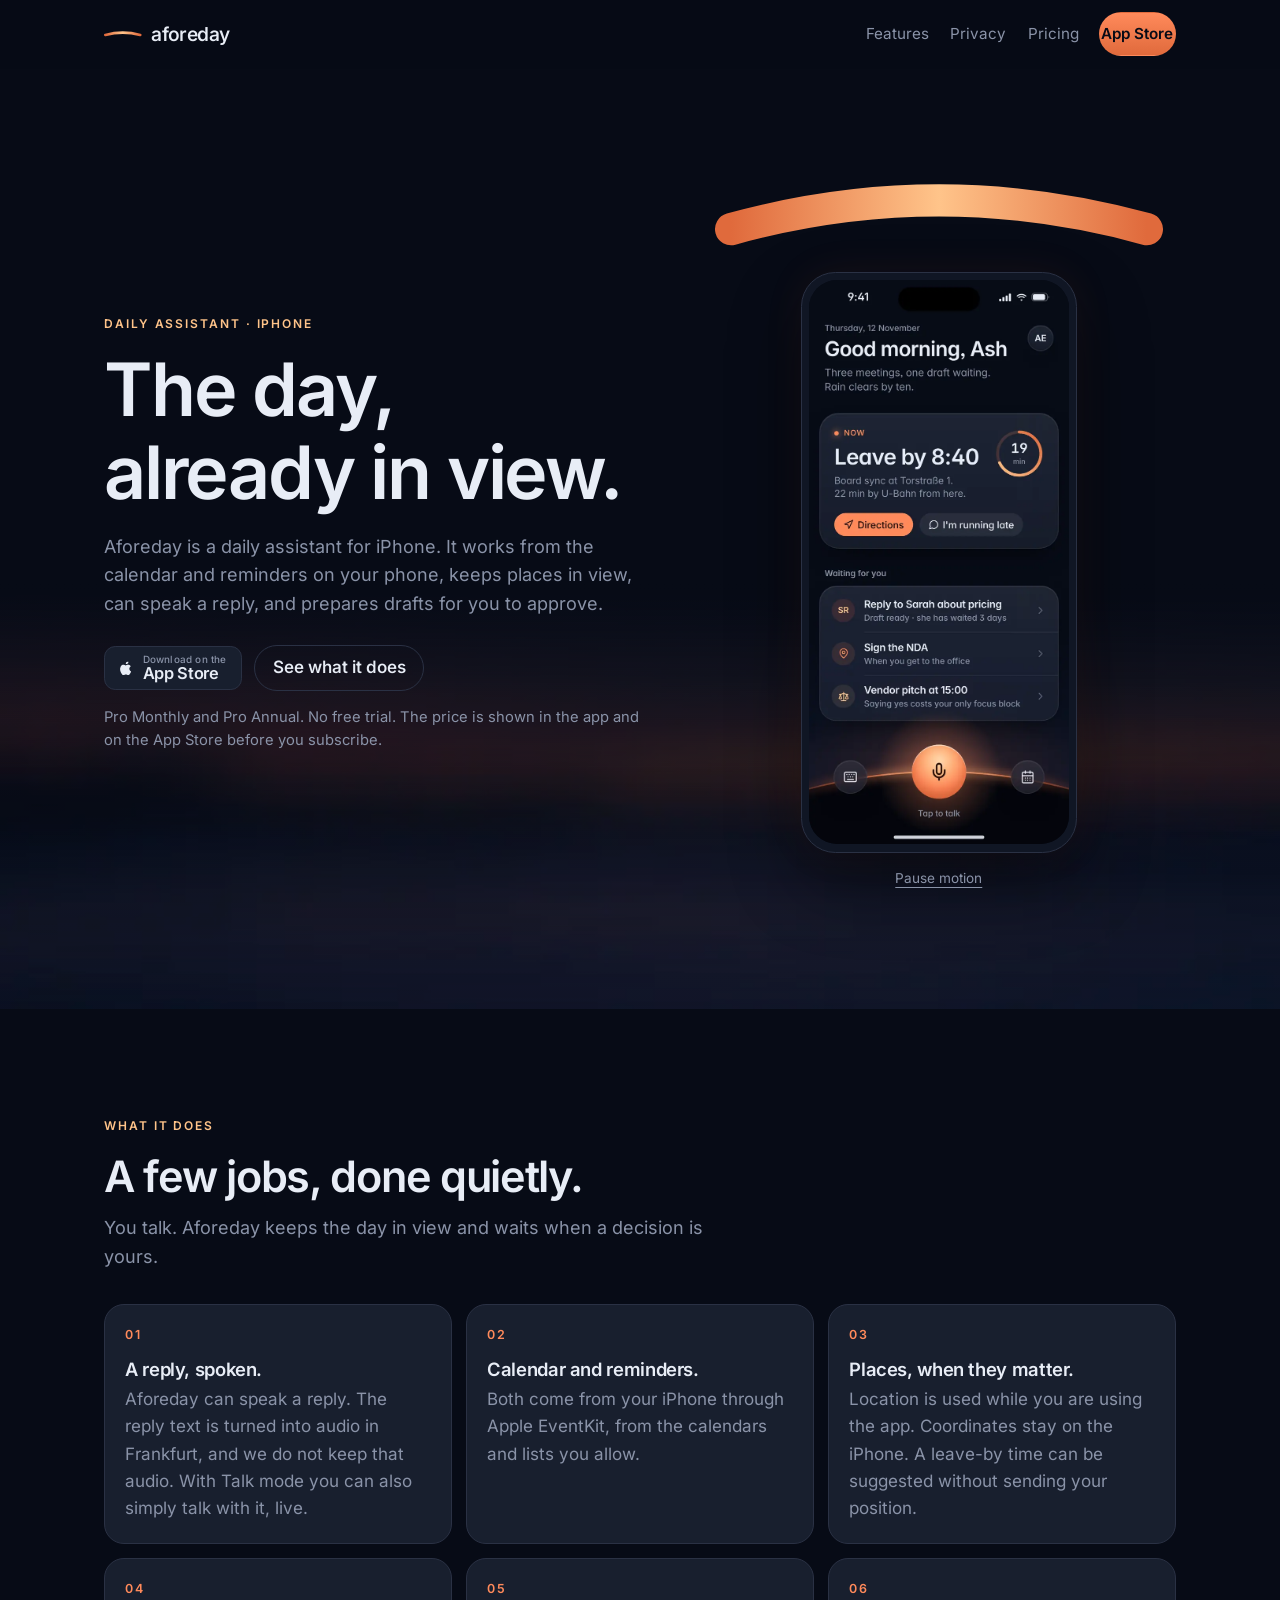
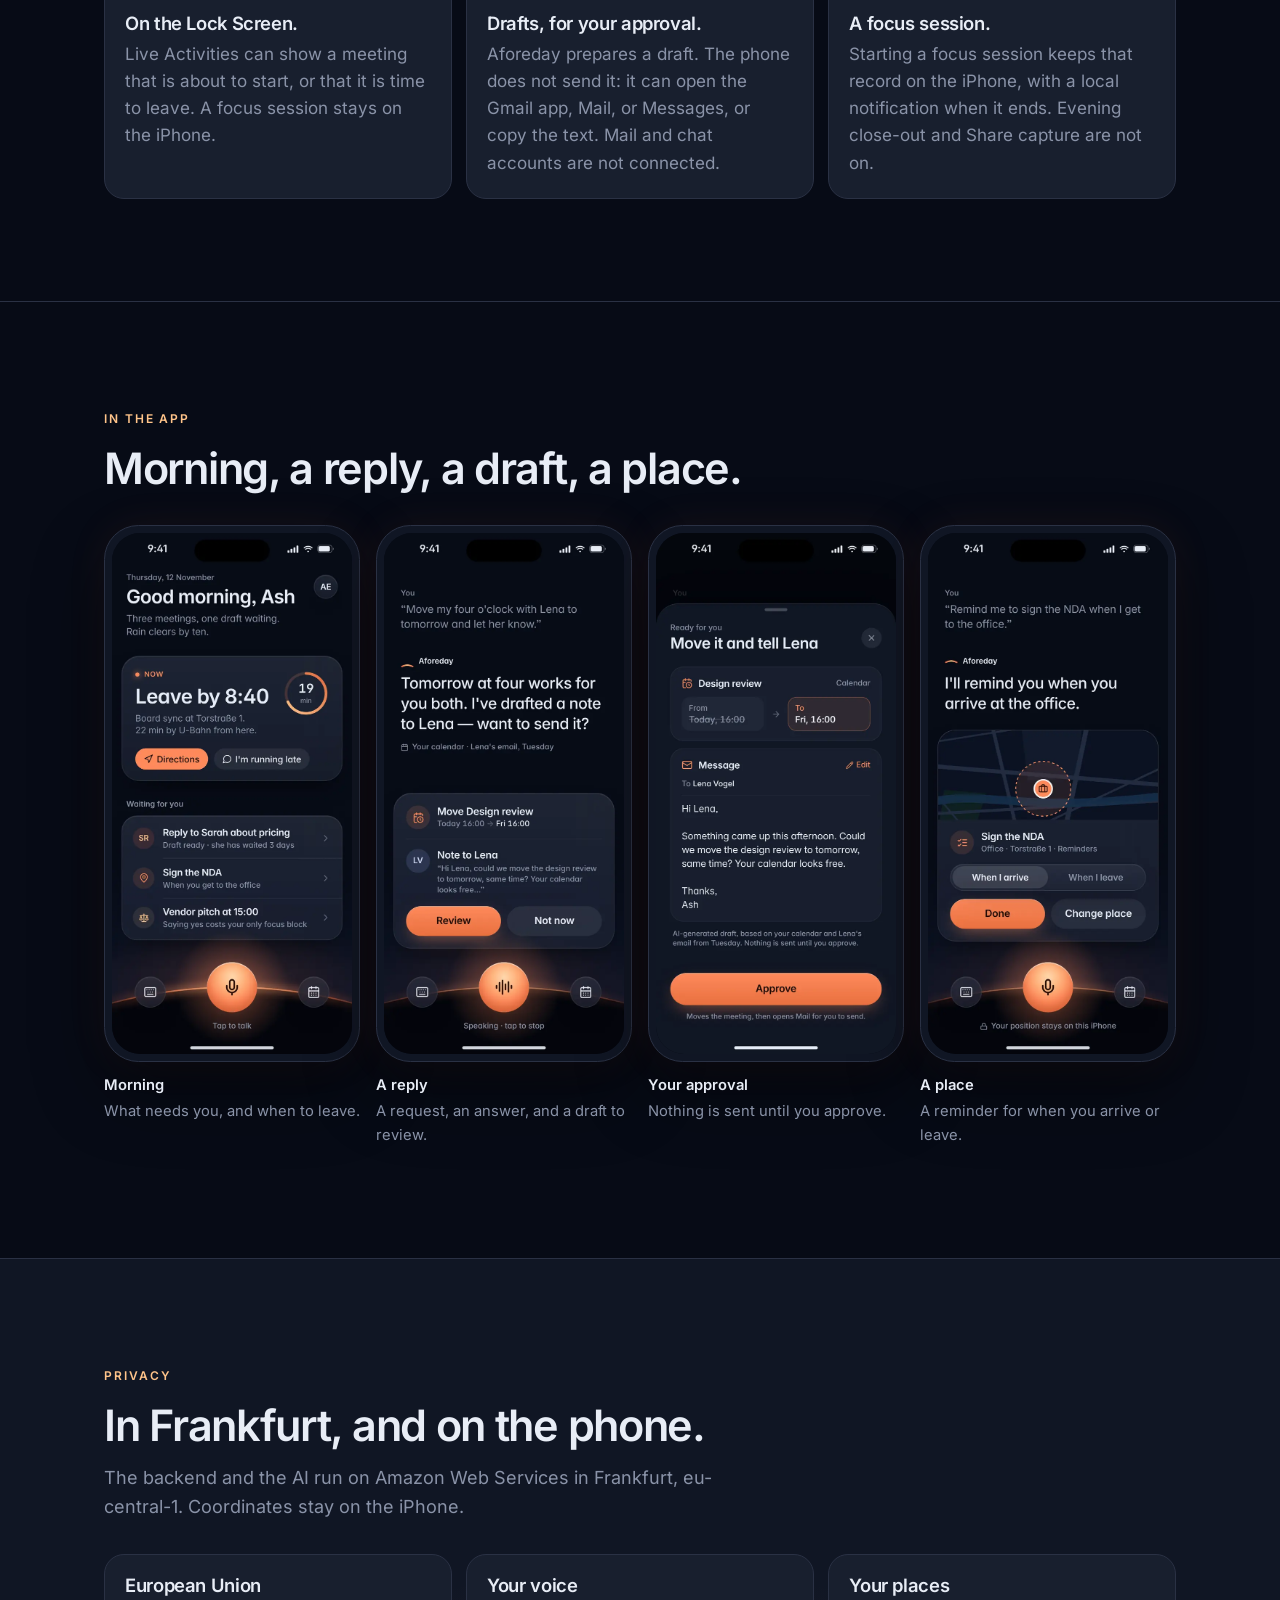
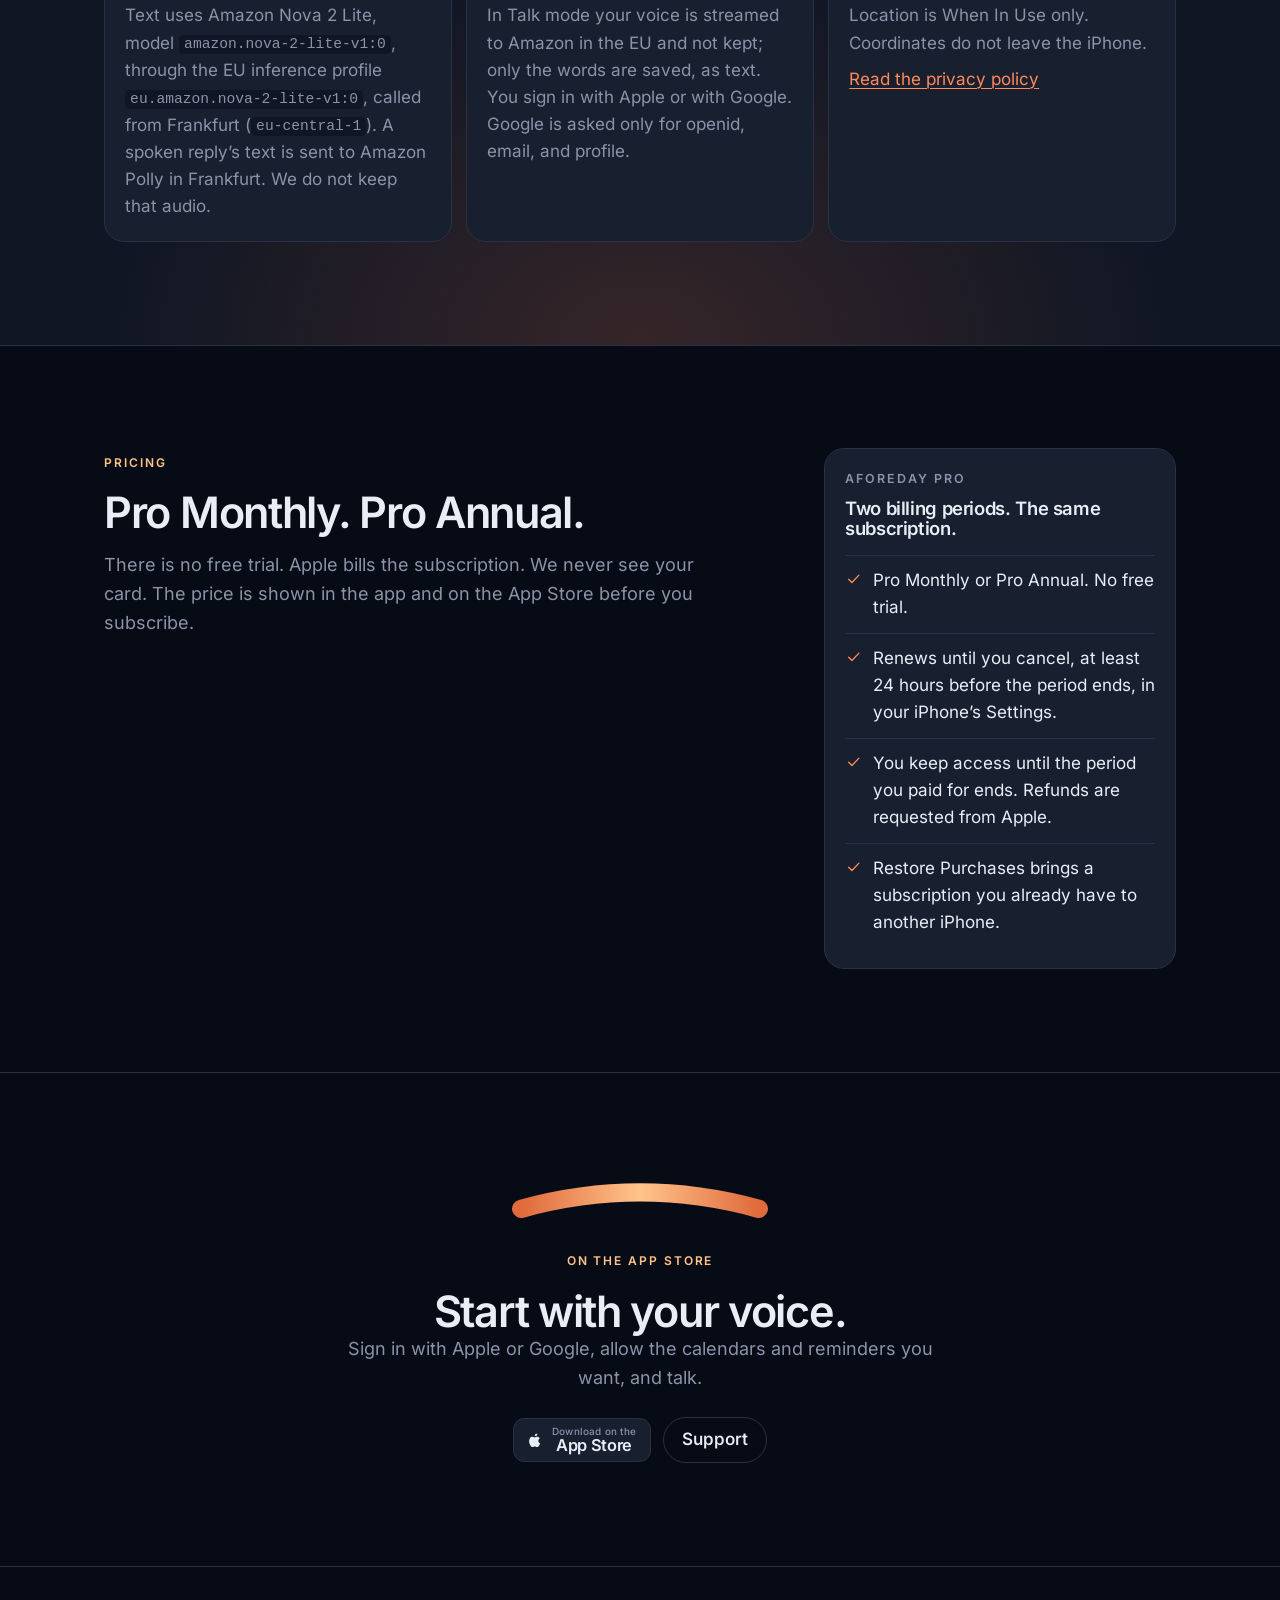
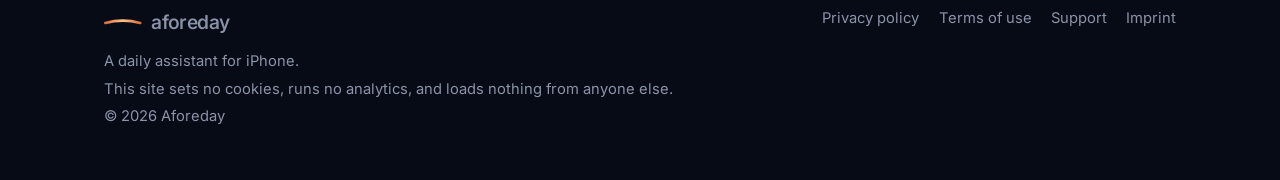
<file: index.html>
<!doctype html>
<html lang="en">
<head>
  <meta charset="utf-8">
  <meta name="viewport" content="width=device-width, initial-scale=1">
  <title>Aforeday — a daily assistant for iPhone</title>
  <meta name="description" content="Aforeday works from the calendar and reminders on your iPhone, keeps places in view, can speak a reply, and prepares drafts for you to approve.">
  <meta name="theme-color" content="#070B16">
  <meta property="og:type" content="website">
  <meta property="og:title" content="Aforeday — a daily assistant for iPhone">
  <meta property="og:description" content="Calendar and reminders on your iPhone, place-aware suggestions, spoken replies, and drafts for you to approve.">
  <meta property="og:url" content="https://aforeday.com/">
  <meta property="og:image" content="https://aforeday.com/assets/og.jpg">
  <meta property="og:image:width" content="1200">
  <meta property="og:image:height" content="630">
  <meta property="og:image:alt" content="The Aforeday wordmark under a coral horizon arc, on an indigo night.">
  <meta name="twitter:card" content="summary_large_image">
  <link rel="canonical" href="https://aforeday.com/">
  <link rel="icon" href="assets/favicon.svg" type="image/svg+xml">
  <link rel="icon" href="assets/favicon-32.png" sizes="32x32" type="image/png">
  <link rel="apple-touch-icon" href="assets/apple-touch-icon.png">
  <link rel="stylesheet" href="styles.css">
  <script>document.documentElement.classList.add('js');</script>
</head>
<body>
  <a class="skip" href="#main">Skip to content</a>

  <svg class="defs" aria-hidden="true" focusable="false">
    <defs>
      <linearGradient id="horizon-arc" x1="0" y1="0" x2="1" y2="0">
        <stop offset="0" stop-color="#E06A3C"/>
        <stop offset="0.5" stop-color="#FFC48A"/>
        <stop offset="1" stop-color="#E06A3C"/>
      </linearGradient>
    </defs>
  </svg>

  <header class="site-header">
    <div class="wrap">
      <a class="brand" href="./" aria-label="aforeday home">
        <svg class="brand-mark" viewBox="0 0 1000 200" aria-hidden="true"><path d="M 36 132 Q 500 4 964 132" fill="none" stroke="url(#horizon-arc)" stroke-width="72" stroke-linecap="round" stroke-linejoin="round"/></svg>
        <span>aforeday</span>
      </a>
      <nav class="nav" aria-label="Main">
        <a href="#features" data-quiet>Features</a>
        <a href="privacy.html">Privacy</a>
        <a href="#pricing" data-quiet>Pricing</a>
        <a class="nav-cta" href="https://apps.apple.com/app/id6804468993">App Store</a>
      </nav>
    </div>
  </header>

  <main id="main">
    <section class="hero" aria-labelledby="hero-title">
      <div class="hero-sky" aria-hidden="true"></div>
      <div class="wrap">
        <div class="hero-copy">
          <p class="eyebrow">Daily assistant · iPhone</p>
          <h1 id="hero-title">The day, already in view.</h1>
          <p class="lede">Aforeday is a daily assistant for iPhone. It works from the calendar and reminders on your phone, keeps places in view, can speak a reply, and prepares drafts for you to approve.</p>
          <div class="actions">
            <a class="store-badge" href="https://apps.apple.com/app/id6804468993">
              <svg viewBox="0 0 18 18" aria-hidden="true" fill="currentColor"><path d="M13.2 9.4c0-1.8 1.5-2.7 1.6-2.8-0.9-1.3-2.2-1.4-2.7-1.5-1.1-0.1-2.2.7-2.8.7s-1.5-.7-2.4-.6c-1.2 0-2.4.7-3 1.9-1.3 2.2-.3 5.5.9 7.3.6.9 1.3 1.9 2.3 1.8.9 0 1.3-.6 2.4-.6s1.4.6 2.4.6 1.6-.9 2.2-1.8c.7-1 1-2 1-2.1-.1 0-1.9-.7-1.9-2.9zM11.5 4.2c.5-.6.8-1.4.7-2.2-.7 0-1.5.5-2 .1-.5.6-.9 1.5-.8 2.3.8.1 1.6-.4 2.1-1z"/></svg>
              <span class="store-copy"><small>Download on the</small><strong>App Store</strong></span>
            </a>
            <a class="btn" href="#features">See what it does</a>
          </div>
          <p class="fine">Pro Monthly and Pro Annual. No free trial. The price is shown in the app and on the App Store before you subscribe.</p>
        </div>

        <div class="stage">
          <svg class="horizon" viewBox="0 0 1000 200" role="img" aria-label="A coral arc rising over the horizon">
            <path class="horizon-arc" d="M 36 132 Q 500 4 964 132" fill="none" stroke="url(#horizon-arc)" stroke-width="72" stroke-linecap="round" stroke-linejoin="round"/>
          </svg>
          <div class="device">
            <div class="screen" data-cycle>
              <img class="is-on" src="assets/screens/01-home-idle-660.webp"
                   srcset="assets/screens/01-home-idle-660.webp 660w, assets/screens/01-home-idle-1206.webp 1206w"
                   sizes="280px" width="660" height="1435" fetchpriority="high"
                   alt="Aforeday in the morning: a leave-by card, items waiting, and a button labelled Tap to talk."
                   data-alt="Aforeday in the morning: a leave-by card, items waiting, and a button labelled Tap to talk.">
              <img src="assets/screens/02-voice-reply-660.webp"
                   srcset="assets/screens/02-voice-reply-660.webp 660w, assets/screens/02-voice-reply-1206.webp 1206w"
                   sizes="280px" width="660" height="1435" alt="" aria-hidden="true"
                   data-alt="A spoken request to move a meeting, Aforeday’s reply, and a draft waiting to be reviewed. The control reads Speaking, tap to stop.">
            </div>
          </div>
          <div class="motion-control">
            <input type="checkbox" id="pause-motion">
            <label class="motion-toggle" for="pause-motion">
              <span class="when-playing">Pause motion</span>
              <span class="when-paused">Play motion</span>
            </label>
          </div>
        </div>
      </div>
    </section>

    <section class="section" id="features" aria-labelledby="features-title">
      <div class="wrap">
        <div class="section-head reveal">
          <p class="eyebrow">What it does</p>
          <h2 id="features-title">A few jobs, done quietly.</h2>
          <p class="lede">You talk. Aforeday keeps the day in view and waits when a decision is yours.</p>
        </div>
        <div class="cards">
          <article class="card reveal">
            <span class="index">01</span>
            <h3>A reply, spoken.</h3>
            <p>Aforeday can speak a reply. The reply text is turned into audio in Frankfurt, and we do not keep that audio. With Talk mode you can also simply talk with it, live.</p>
          </article>
          <article class="card reveal" style="--delay: 40ms">
            <span class="index">02</span>
            <h3>Calendar and reminders.</h3>
            <p>Both come from your iPhone through Apple EventKit, from the calendars and lists you allow.</p>
          </article>
          <article class="card reveal" style="--delay: 80ms">
            <span class="index">03</span>
            <h3>Places, when they matter.</h3>
            <p>Location is used while you are using the app. Coordinates stay on the iPhone. A leave-by time can be suggested without sending your position.</p>
          </article>
          <article class="card reveal">
            <span class="index">04</span>
            <h3>On the Lock Screen.</h3>
            <p>Live Activities can show a meeting that is about to start, or that it is time to leave. A focus session stays on the iPhone.</p>
          </article>
          <article class="card reveal" style="--delay: 40ms">
            <span class="index">05</span>
            <h3>Drafts, for your approval.</h3>
            <p>Aforeday prepares a draft. The phone does not send it: it can open the Gmail app, Mail, or Messages, or copy the text. Mail and chat accounts are not connected.</p>
          </article>
          <article class="card reveal" style="--delay: 80ms">
            <span class="index">06</span>
            <h3>A focus session.</h3>
            <p>Starting a focus session keeps that record on the iPhone, with a local notification when it ends. Evening close-out and Share capture are not on.</p>
          </article>
        </div>
      </div>
    </section>

    <section class="section" id="screens" aria-labelledby="screens-title">
      <div class="wrap">
        <div class="section-head reveal">
          <p class="eyebrow">In the app</p>
          <h2 id="screens-title">Morning, a reply, a draft, a place.</h2>
        </div>
        <div class="shot-row reveal" tabindex="0" role="region" aria-label="Screens from the Aforeday app. Swipe sideways, or use the arrow keys.">
          <figure>
            <div class="device"><div class="screen">
              <img class="is-on" src="assets/screens/01-home-idle-660.webp"
                   srcset="assets/screens/01-home-idle-660.webp 660w, assets/screens/01-home-idle-1206.webp 1206w"
                   sizes="(min-width: 64rem) 16rem, 72vw" width="660" height="1435" loading="lazy"
                   alt="Home, morning. A leave-by card with a countdown, three items waiting, and Tap to talk.">
            </div></div>
            <figcaption><strong>Morning</strong> What needs you, and when to leave.</figcaption>
          </figure>
          <figure>
            <div class="device"><div class="screen">
              <img class="is-on" src="assets/screens/02-voice-reply-660.webp"
                   srcset="assets/screens/02-voice-reply-660.webp 660w, assets/screens/02-voice-reply-1206.webp 1206w"
                   sizes="(min-width: 64rem) 16rem, 72vw" width="660" height="1435" loading="lazy"
                   alt="A spoken request to move a four o’clock meeting, Aforeday’s spoken reply, and a draft offered for review.">
            </div></div>
            <figcaption><strong>A reply</strong> A request, an answer, and a draft to review.</figcaption>
          </figure>
          <figure>
            <div class="device"><div class="screen">
              <img class="is-on" src="assets/screens/03-draft-approve-660.webp"
                   srcset="assets/screens/03-draft-approve-660.webp 660w, assets/screens/03-draft-approve-1206.webp 1206w"
                   sizes="(min-width: 64rem) 16rem, 72vw" width="660" height="1435" loading="lazy"
                   alt="A draft to move a meeting and a note to review. The screen says nothing is sent until you approve, and that approving opens Mail for you to send.">
            </div></div>
            <figcaption><strong>Your approval</strong> Nothing is sent until you approve.</figcaption>
          </figure>
          <figure>
            <div class="device"><div class="screen">
              <img class="is-on" src="assets/screens/04-place-reminder-660.webp"
                   srcset="assets/screens/04-place-reminder-660.webp 660w, assets/screens/04-place-reminder-1206.webp 1206w"
                   sizes="(min-width: 64rem) 16rem, 72vw" width="660" height="1435" loading="lazy"
                   alt="A place reminder for arriving at the office, with When I arrive and When I leave. The screen says your position stays on this iPhone.">
            </div></div>
            <figcaption><strong>A place</strong> A reminder for when you arrive or leave.</figcaption>
          </figure>
        </div>
      </div>
    </section>

    <div class="band" id="privacy">
      <section class="section" aria-labelledby="privacy-title">
        <div class="wrap">
          <div class="section-head reveal">
            <p class="eyebrow">Privacy</p>
            <h2 id="privacy-title">In Frankfurt, and on the phone.</h2>
            <p class="lede">The backend and the AI run on Amazon Web Services in Frankfurt, eu-central-1. Coordinates stay on the iPhone.</p>
          </div>
          <div class="principles">
            <article class="card reveal">
              <h3>European Union</h3>
              <p>Text uses Amazon Nova 2 Lite, model <code>amazon.nova-2-lite-v1:0</code>, through the EU inference profile <code>eu.amazon.nova-2-lite-v1:0</code>, called from Frankfurt (<code>eu-central-1</code>). A spoken reply’s text is sent to Amazon Polly in Frankfurt. We do not keep that audio.</p>
            </article>
            <article class="card reveal" style="--delay: 60ms">
              <h3>Your voice</h3>
              <p>In Talk mode your voice is streamed to Amazon in the EU and not kept; only the words are saved, as text. You sign in with Apple or with Google. Google is asked only for openid, email, and profile.</p>
            </article>
            <article class="card reveal" style="--delay: 120ms">
              <h3>Your places</h3>
              <p>Location is When In Use only. Coordinates do not leave the iPhone.</p>
              <p><a href="privacy.html">Read the privacy policy</a></p>
            </article>
          </div>
        </div>
      </section>
    </div>

    <section class="section" id="pricing" aria-labelledby="pricing-title">
      <div class="wrap plan">
        <div class="section-head reveal">
          <p class="eyebrow">Pricing</p>
          <h2 id="pricing-title">Pro Monthly. Pro Annual.</h2>
          <p class="lede">There is no free trial. Apple bills the subscription. We never see your card. The price is shown in the app and on the App Store before you subscribe.</p>
        </div>
        <article class="card plan-card reveal">
          <p class="plan-name">Aforeday Pro</p>
          <h3>Two billing periods. The same subscription.</h3>
          <ul>
            <li><svg viewBox="0 0 24 24" aria-hidden="true"><path d="M5 12.5l4.5 4.5L19 7"/></svg><span>Pro Monthly or Pro Annual. No free trial.</span></li>
            <li><svg viewBox="0 0 24 24" aria-hidden="true"><path d="M5 12.5l4.5 4.5L19 7"/></svg><span>Renews until you cancel, at least 24 hours before the period ends, in your iPhone’s Settings.</span></li>
            <li><svg viewBox="0 0 24 24" aria-hidden="true"><path d="M5 12.5l4.5 4.5L19 7"/></svg><span>You keep access until the period you paid for ends. Refunds are requested from Apple.</span></li>
            <li><svg viewBox="0 0 24 24" aria-hidden="true"><path d="M5 12.5l4.5 4.5L19 7"/></svg><span>Restore Purchases brings a subscription you already have to another iPhone.</span></li>
          </ul>
        </article>
      </div>
    </section>

    <section class="section close" aria-labelledby="close-title">
      <div class="wrap">
        <svg class="horizon" viewBox="0 0 1000 200" aria-hidden="true">
          <path class="horizon-arc" d="M 36 132 Q 500 4 964 132" fill="none" stroke="url(#horizon-arc)" stroke-width="72" stroke-linecap="round" stroke-linejoin="round"/>
        </svg>
        <div class="reveal">
          <p class="eyebrow">On the App Store</p>
          <h2 id="close-title">Start with your voice.</h2>
          <p class="lede">Sign in with Apple or Google, allow the calendars and reminders you want, and talk.</p>
          <div class="actions">
            <a class="store-badge" href="https://apps.apple.com/app/id6804468993">
              <svg viewBox="0 0 18 18" aria-hidden="true" fill="currentColor"><path d="M13.2 9.4c0-1.8 1.5-2.7 1.6-2.8-0.9-1.3-2.2-1.4-2.7-1.5-1.1-0.1-2.2.7-2.8.7s-1.5-.7-2.4-.6c-1.2 0-2.4.7-3 1.9-1.3 2.2-.3 5.5.9 7.3.6.9 1.3 1.9 2.3 1.8.9 0 1.3-.6 2.4-.6s1.4.6 2.4.6 1.6-.9 2.2-1.8c.7-1 1-2 1-2.1-.1 0-1.9-.7-1.9-2.9zM11.5 4.2c.5-.6.8-1.4.7-2.2-.7 0-1.5.5-2 .1-.5.6-.9 1.5-.8 2.3.8.1 1.6-.4 2.1-1z"/></svg>
              <span class="store-copy"><small>Download on the</small><strong>App Store</strong></span>
            </a>
            <a class="btn" href="support.html">Support</a>
          </div>
        </div>
      </div>
    </section>
  </main>

  <footer class="site-footer">
    <div class="wrap">
      <div>
        <a class="brand" href="./" aria-label="aforeday home">
          <svg class="brand-mark" viewBox="0 0 1000 200" aria-hidden="true"><path d="M 36 132 Q 500 4 964 132" fill="none" stroke="url(#horizon-arc)" stroke-width="72" stroke-linecap="round" stroke-linejoin="round"/></svg>
          <span>aforeday</span>
        </a>
        <p>A daily assistant for iPhone.</p>
        <p>This site sets no cookies, runs no analytics, and loads nothing from anyone else.</p>
        <p>© 2026 Aforeday</p>
      </div>
      <nav aria-label="Legal">
        <a href="privacy.html">Privacy policy</a>
        <a href="terms.html">Terms of use</a>
        <a href="support.html">Support</a>
        <a href="imprint.html" rel="nofollow">Imprint</a>
      </nav>
    </div>
  </footer>
  <script src="assets/site.js" defer></script>
</body>
</html>
</file>
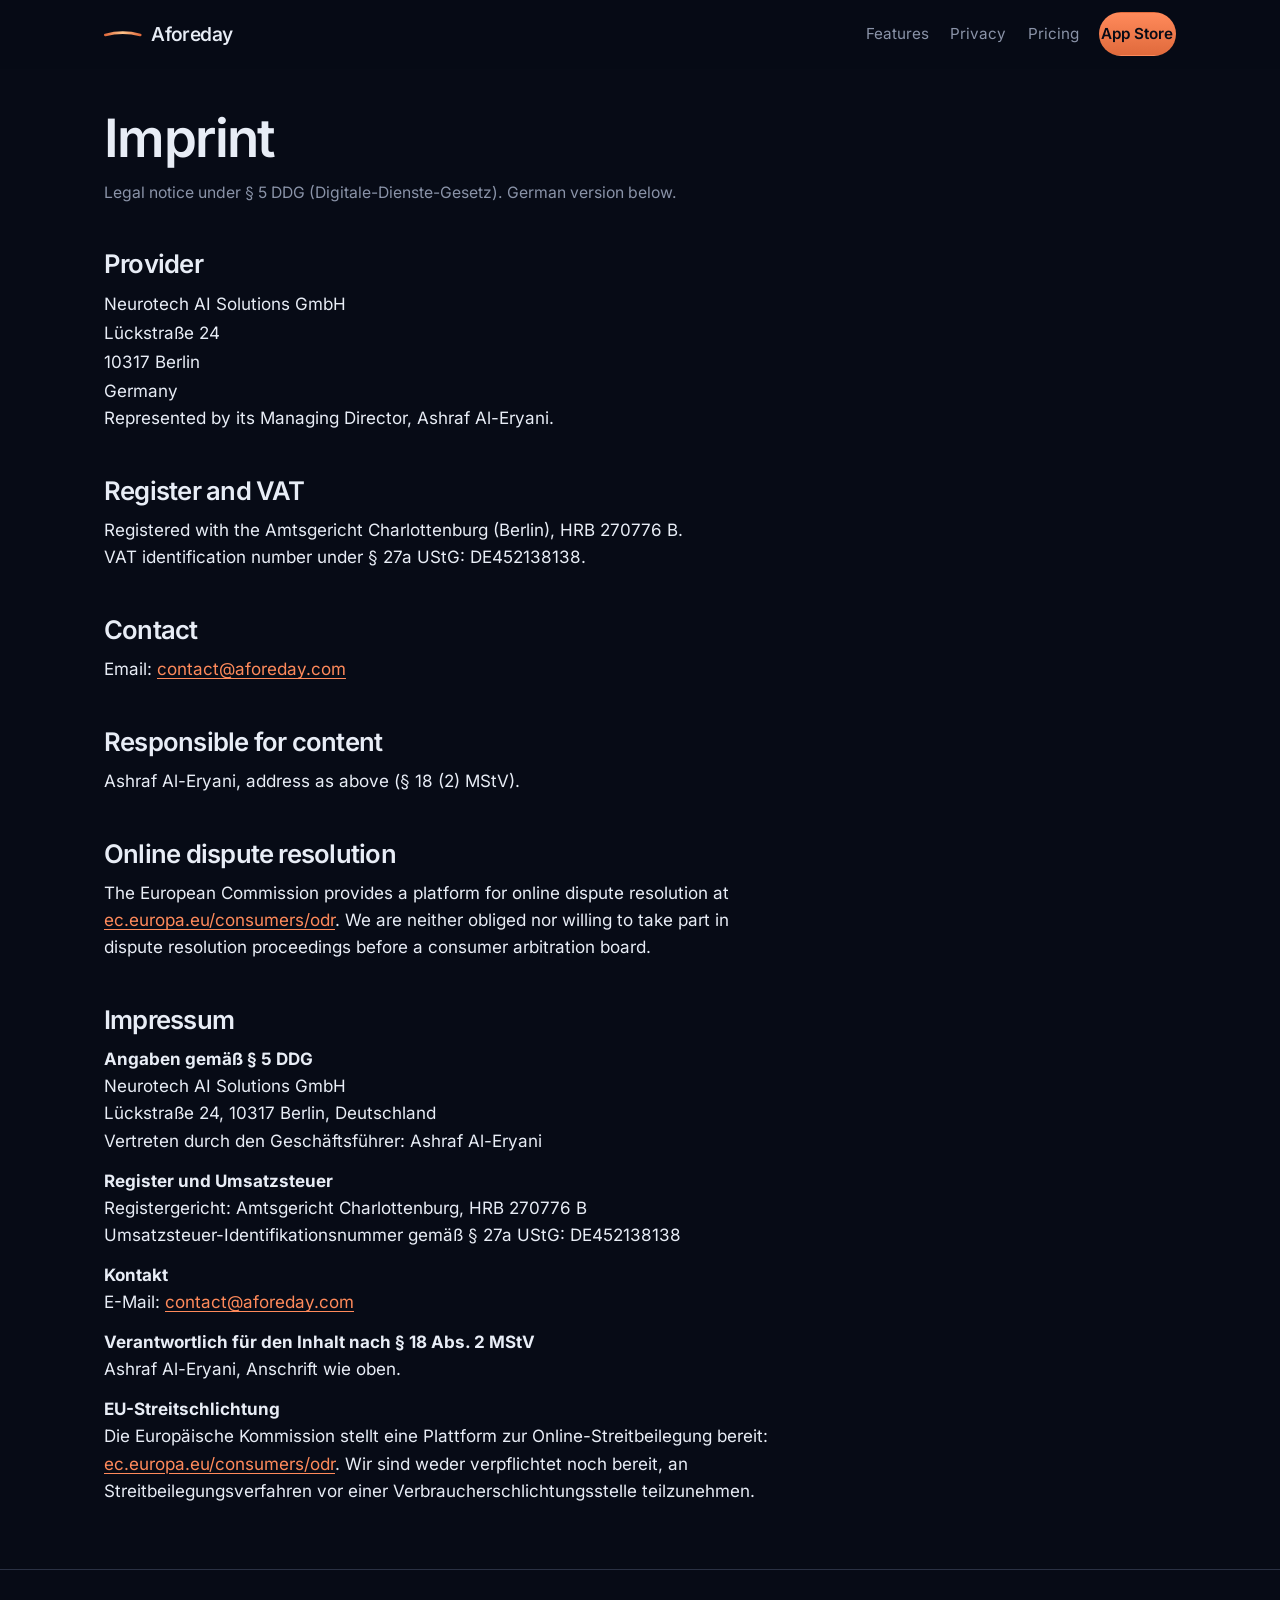
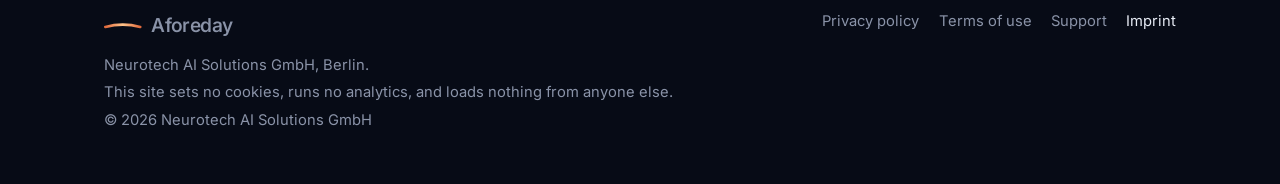
<file: imprint.html>
<!doctype html>
<html lang="en">
<head>
  <meta charset="utf-8">
  <meta name="viewport" content="width=device-width, initial-scale=1">
  <title>Imprint · Aforeday</title>
  <meta name="description" content="Legal notice (Impressum) for Aforeday, provided by Neurotech AI Solutions GmbH, Berlin.">
  <meta name="robots" content="noindex, nofollow, noarchive">
  <meta name="theme-color" content="#070B16">
  <meta property="og:title" content="Imprint · Aforeday">
  <meta property="og:url" content="https://aforeday.com/imprint.html">
  <meta property="og:image" content="https://aforeday.com/assets/og.jpg">
  <link rel="canonical" href="https://aforeday.com/imprint.html">
  <link rel="icon" href="assets/favicon.svg" type="image/svg+xml">
  <link rel="icon" href="assets/favicon-32.png" sizes="32x32" type="image/png">
  <link rel="apple-touch-icon" href="assets/apple-touch-icon.png">
  <link rel="stylesheet" href="styles.css">
  <script>document.documentElement.classList.add('js');</script>
</head>
<body>
  <a class="skip" href="#main">Skip to content</a>
  <svg class="defs" aria-hidden="true" focusable="false">
    <defs>
      <linearGradient id="horizon-arc" x1="0" y1="0" x2="1" y2="0">
        <stop offset="0" stop-color="#E06A3C"/>
        <stop offset="0.5" stop-color="#FFC48A"/>
        <stop offset="1" stop-color="#E06A3C"/>
      </linearGradient>
    </defs>
  </svg>
  <header class="site-header">
    <div class="wrap">
      <a class="brand" href="./" aria-label="aforeday home">
        <svg class="brand-mark" viewBox="0 0 1000 200" aria-hidden="true"><path d="M 36 132 Q 500 4 964 132" fill="none" stroke="url(#horizon-arc)" stroke-width="72" stroke-linecap="round" stroke-linejoin="round"/></svg>
        <span>Aforeday</span>
      </a>
      <nav class="nav" aria-label="Main">
        <a href="./#features" data-quiet>Features</a>
        <a href="privacy.html">Privacy</a>
        <a href="./#pricing" data-quiet>Pricing</a>
        <a class="nav-cta" href="https://apps.apple.com/app/id6804468993">App Store</a>
      </nav>
    </div>
  </header>

  <main id="main" class="doc doc-narrow">
    <div class="wrap">
      <div class="doc-body">
        <h1>Imprint</h1>
        <p class="meta">Legal notice under § 5 DDG (Digitale-Dienste-Gesetz). German version below.</p>

        <h2>Provider</h2>
        <address class="address">
          Neurotech AI Solutions GmbH<br>
          Lückstraße 24<br>
          10317 Berlin<br>
          Germany
        </address>
        <p>Represented by its Managing Director, Ashraf Al-Eryani.</p>

        <h2>Register and VAT</h2>
        <p>Registered with the Amtsgericht Charlottenburg (Berlin), HRB 270776 B.<br>
        VAT identification number under § 27a UStG: DE452138138.</p>

        <h2>Contact</h2>
        <p>Email: <a href="mailto:contact@aforeday.com">contact@aforeday.com</a></p>

        <h2>Responsible for content</h2>
        <p>Ashraf Al-Eryani, address as above (§ 18 (2) MStV).</p>

        <h2>Online dispute resolution</h2>
        <p>The European Commission provides a platform for online dispute resolution at <a href="https://ec.europa.eu/consumers/odr">ec.europa.eu/consumers/odr</a>. We are neither obliged nor willing to take part in dispute resolution proceedings before a consumer arbitration board.</p>

        <h2 lang="de">Impressum</h2>
        <div lang="de">
          <p><strong>Angaben gemäß § 5 DDG</strong><br>
          Neurotech AI Solutions GmbH<br>
          Lückstraße 24, 10317 Berlin, Deutschland<br>
          Vertreten durch den Geschäftsführer: Ashraf Al-Eryani</p>
          <p><strong>Register und Umsatzsteuer</strong><br>
          Registergericht: Amtsgericht Charlottenburg, HRB 270776 B<br>
          Umsatzsteuer-Identifikationsnummer gemäß § 27a UStG: DE452138138</p>
          <p><strong>Kontakt</strong><br>
          E-Mail: <a href="mailto:contact@aforeday.com">contact@aforeday.com</a></p>
          <p><strong>Verantwortlich für den Inhalt nach § 18 Abs. 2 MStV</strong><br>
          Ashraf Al-Eryani, Anschrift wie oben.</p>
          <p><strong>EU-Streitschlichtung</strong><br>
          Die Europäische Kommission stellt eine Plattform zur Online-Streitbeilegung bereit: <a href="https://ec.europa.eu/consumers/odr">ec.europa.eu/consumers/odr</a>. Wir sind weder verpflichtet noch bereit, an Streitbeilegungsverfahren vor einer Verbraucherschlichtungsstelle teilzunehmen.</p>
        </div>
      </div>
    </div>
  </main>

  <footer class="site-footer">
    <div class="wrap">
      <div>
        <a class="brand" href="./" aria-label="aforeday home">
          <svg class="brand-mark" viewBox="0 0 1000 200" aria-hidden="true"><path d="M 36 132 Q 500 4 964 132" fill="none" stroke="url(#horizon-arc)" stroke-width="72" stroke-linecap="round" stroke-linejoin="round"/></svg>
          <span>Aforeday</span>
        </a>
        <p>Neurotech AI Solutions GmbH, Berlin.</p>
        <p>This site sets no cookies, runs no analytics, and loads nothing from anyone else.</p>
        <p>© 2026 Neurotech AI Solutions GmbH</p>
      </div>
      <nav aria-label="Legal">
        <a href="privacy.html">Privacy policy</a>
        <a href="terms.html">Terms of use</a>
        <a href="support.html">Support</a>
        <a href="imprint.html" rel="nofollow" aria-current="page">Imprint</a>
      </nav>
    </div>
  </footer>
  <script src="assets/site.js" defer></script>
</body>
</html>
</file>
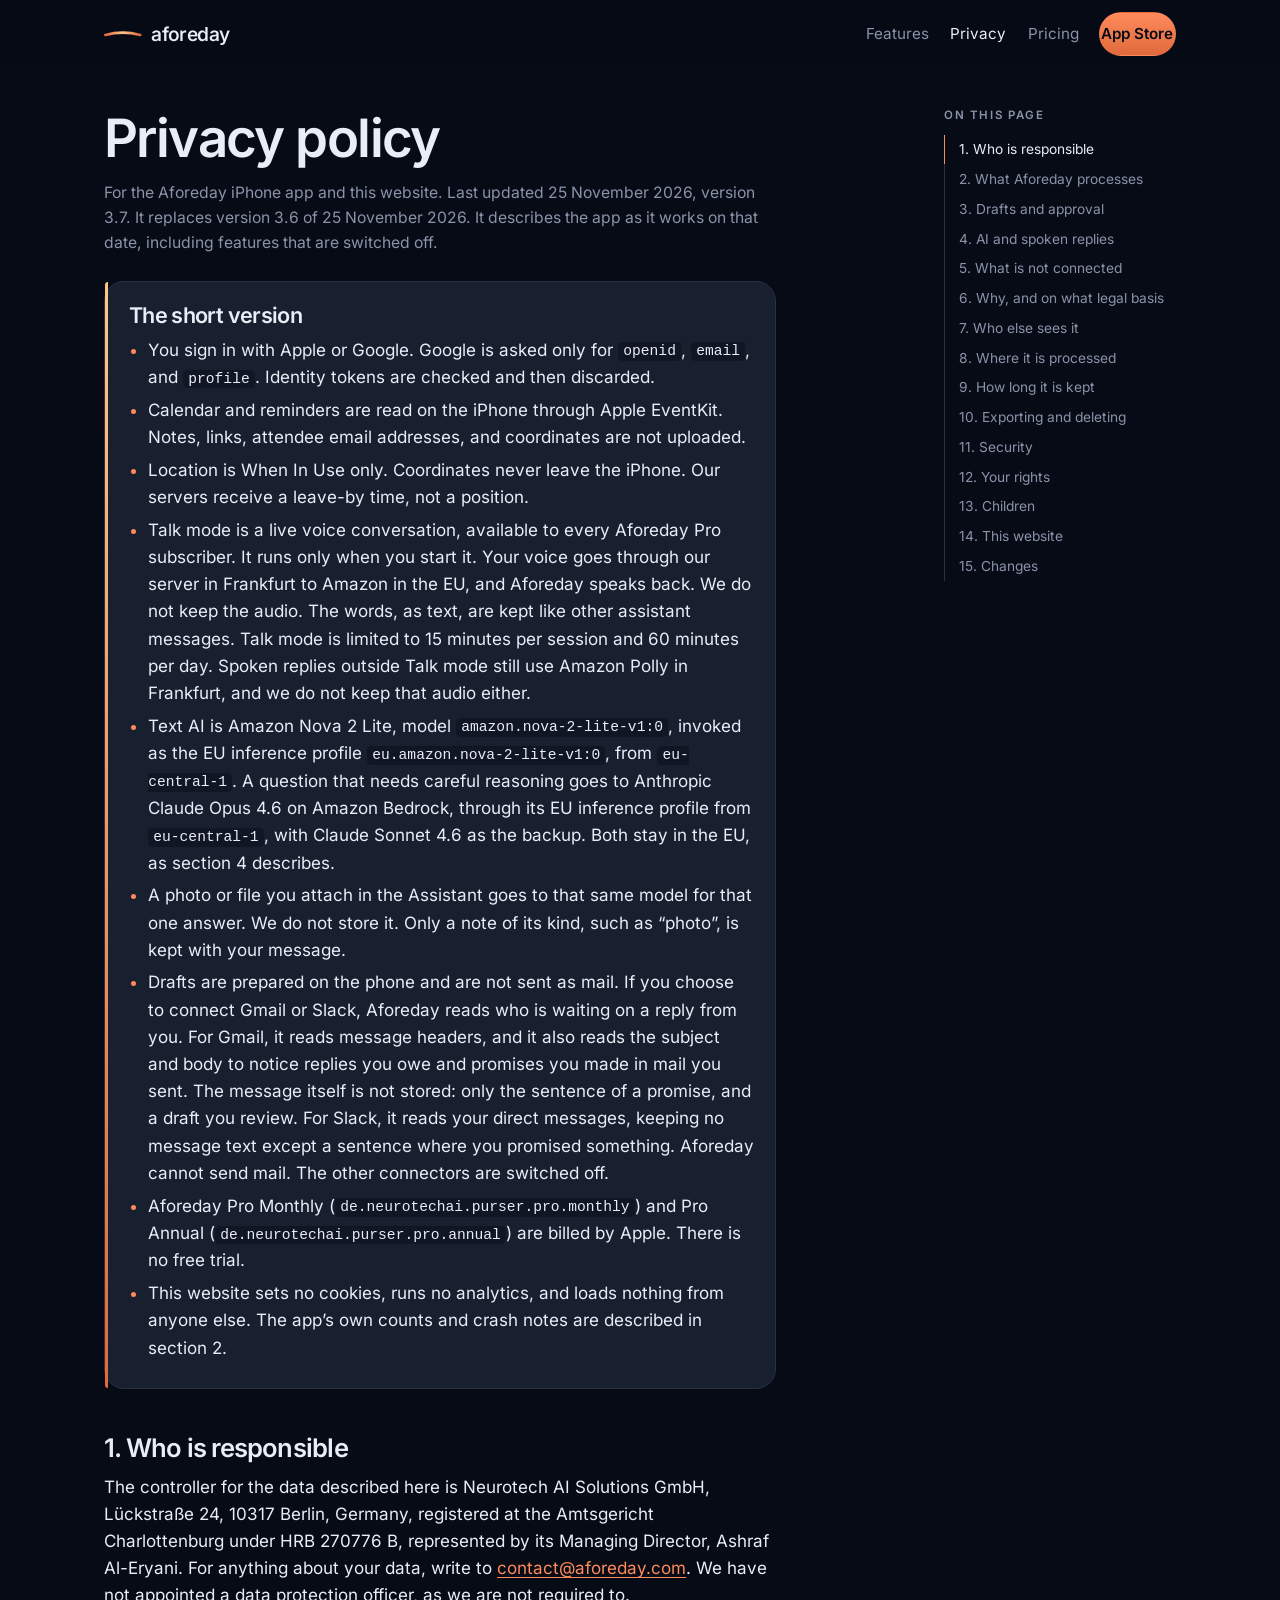
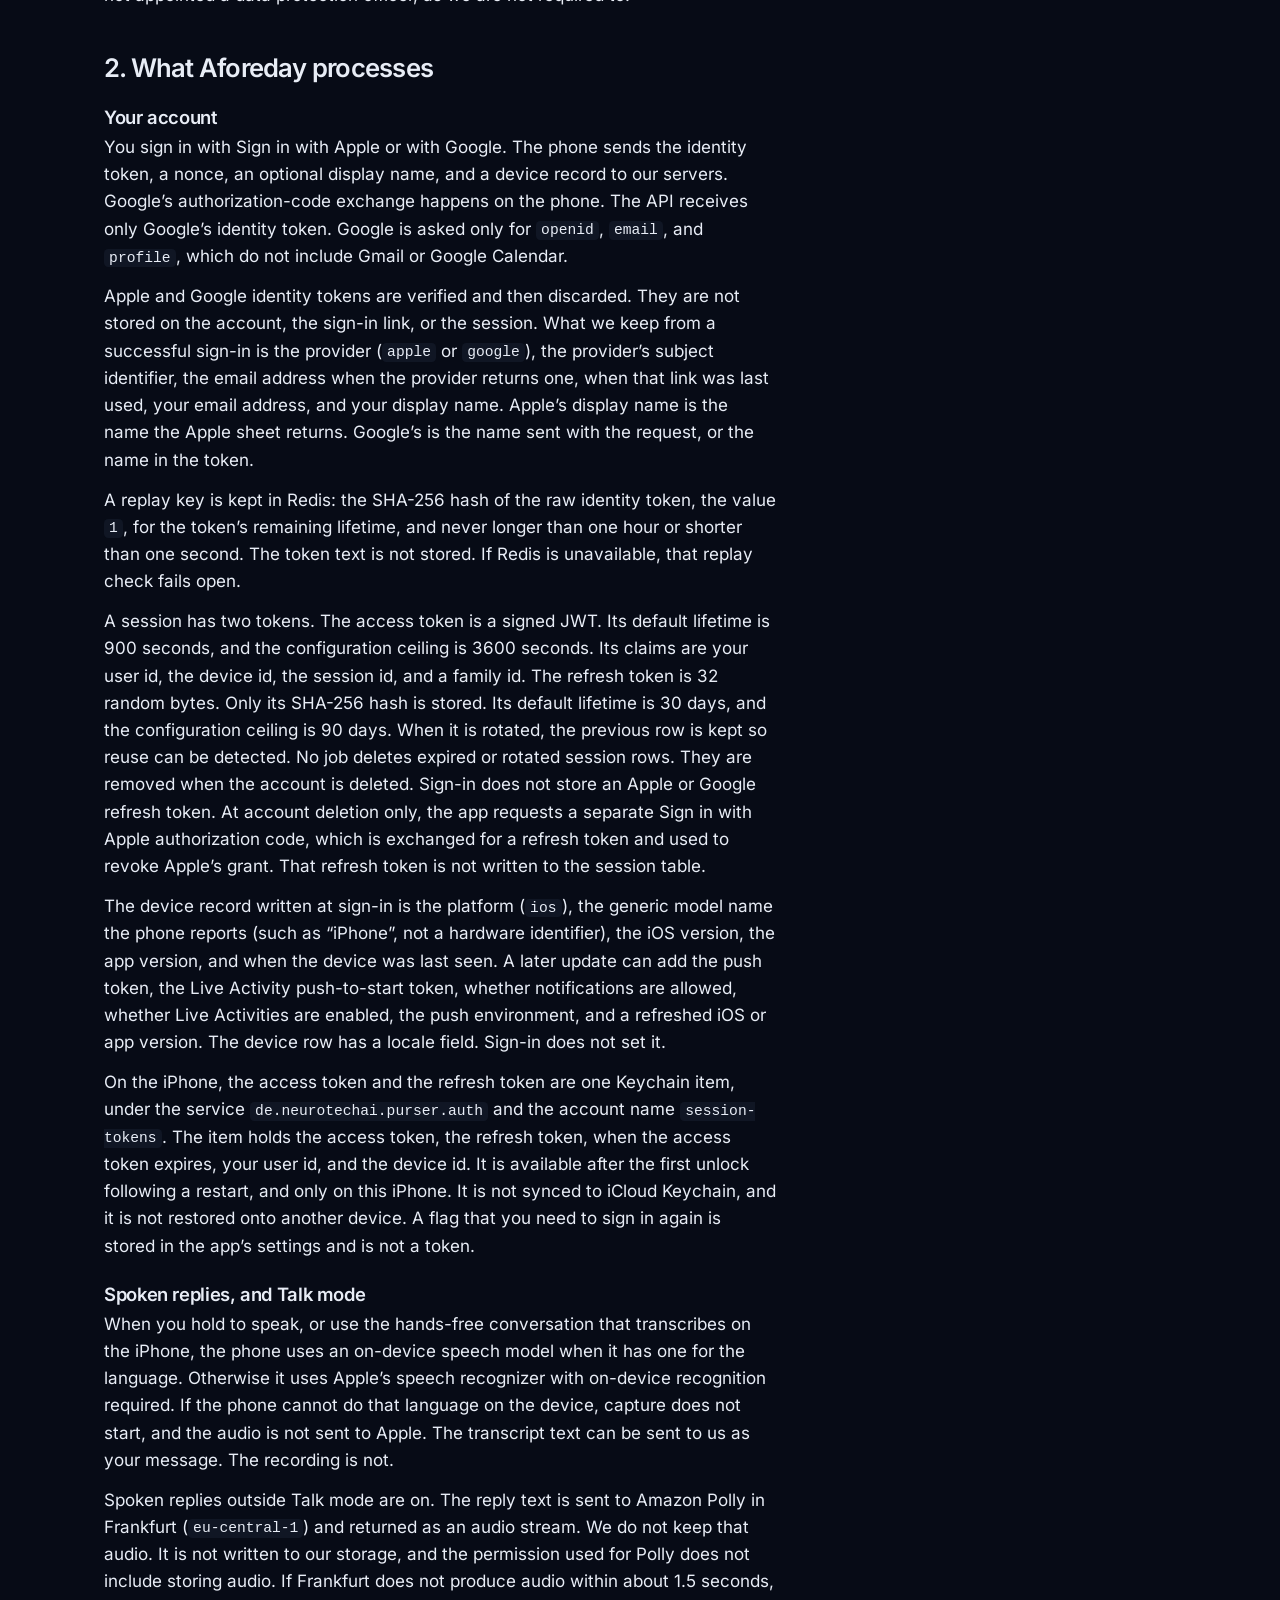
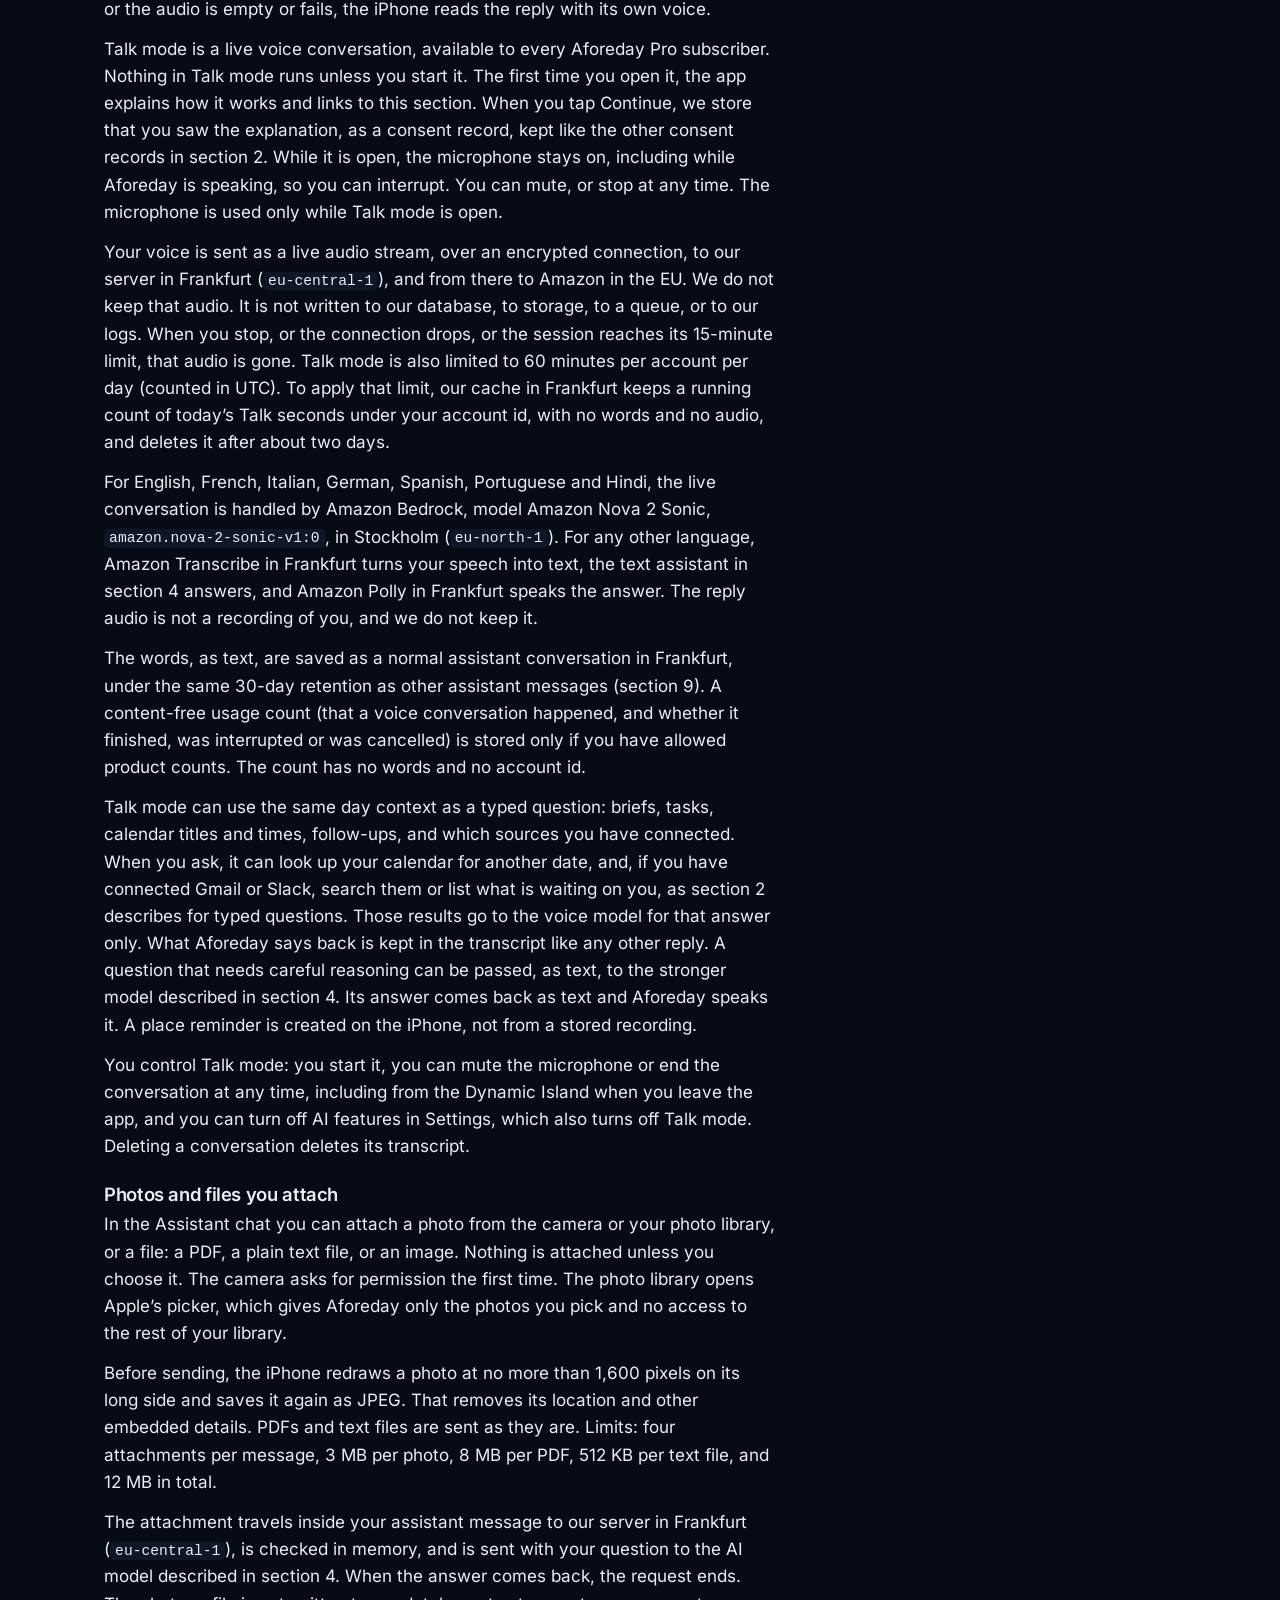
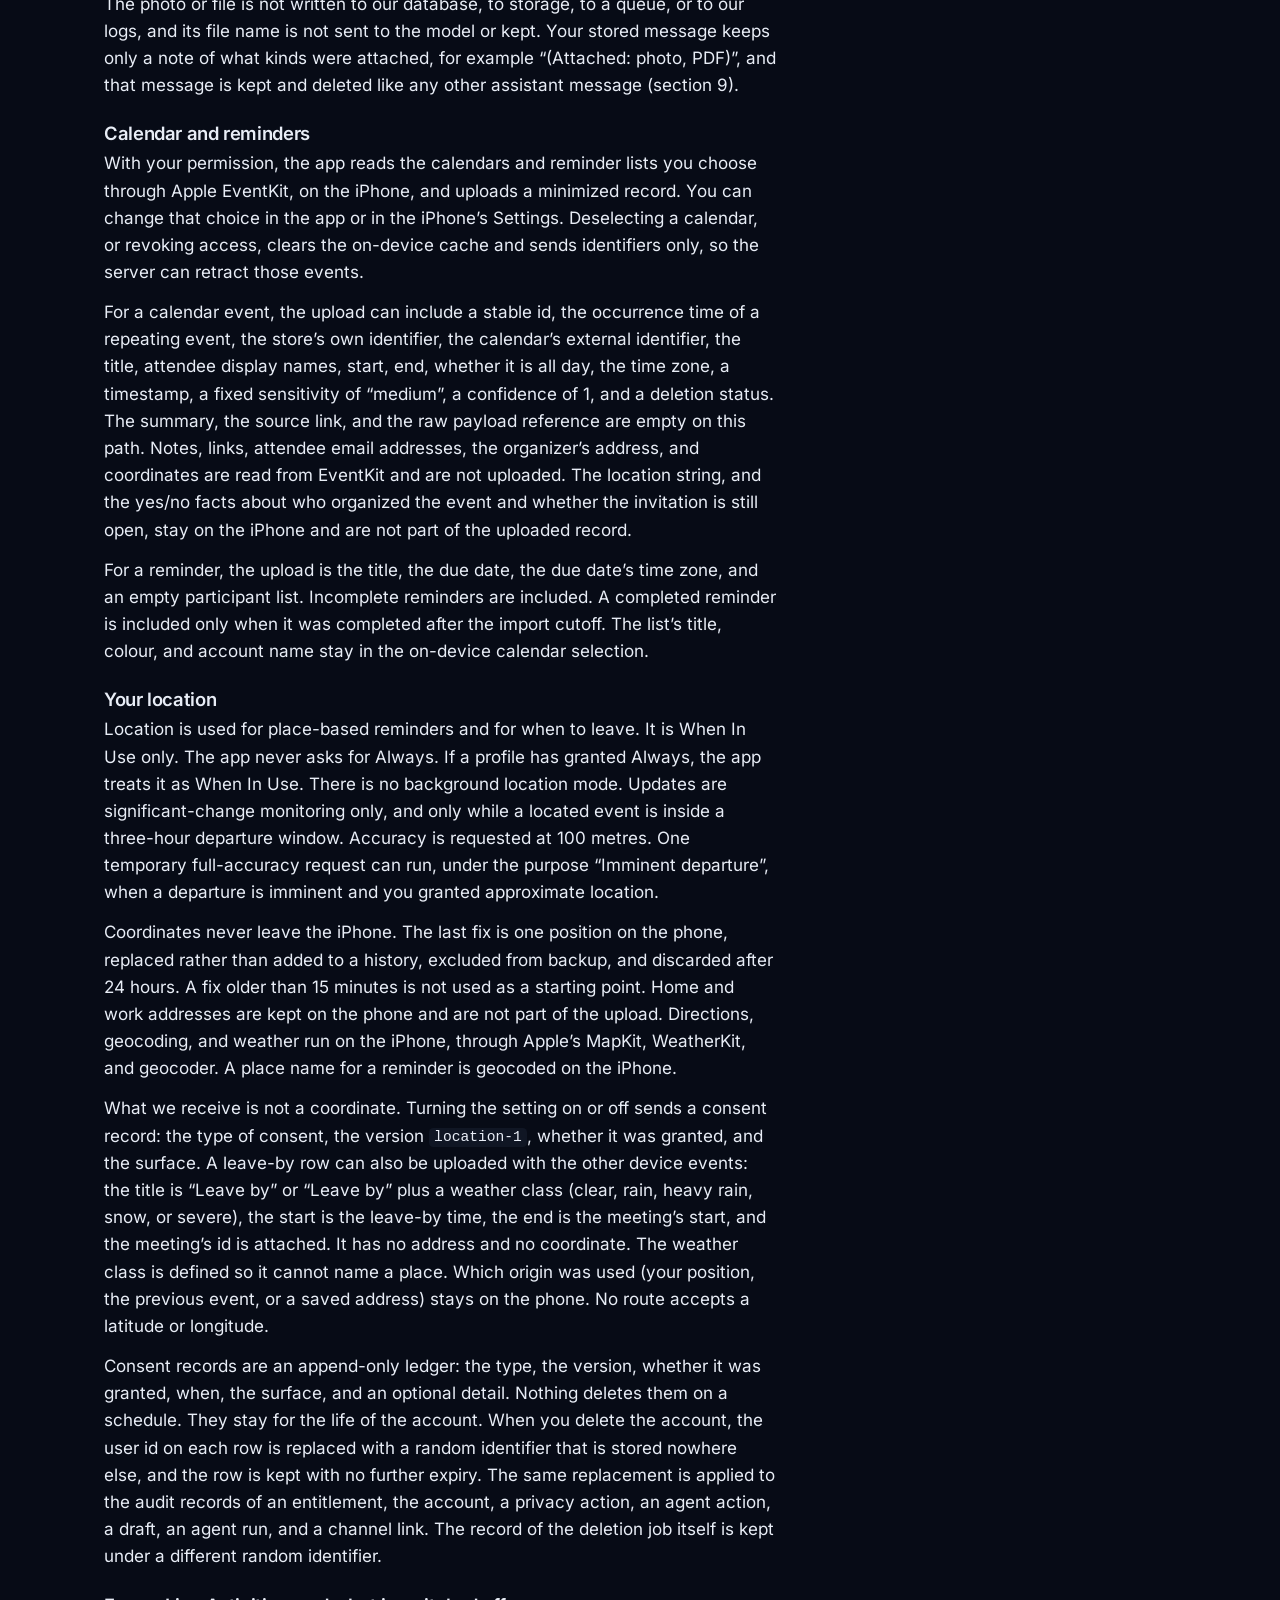
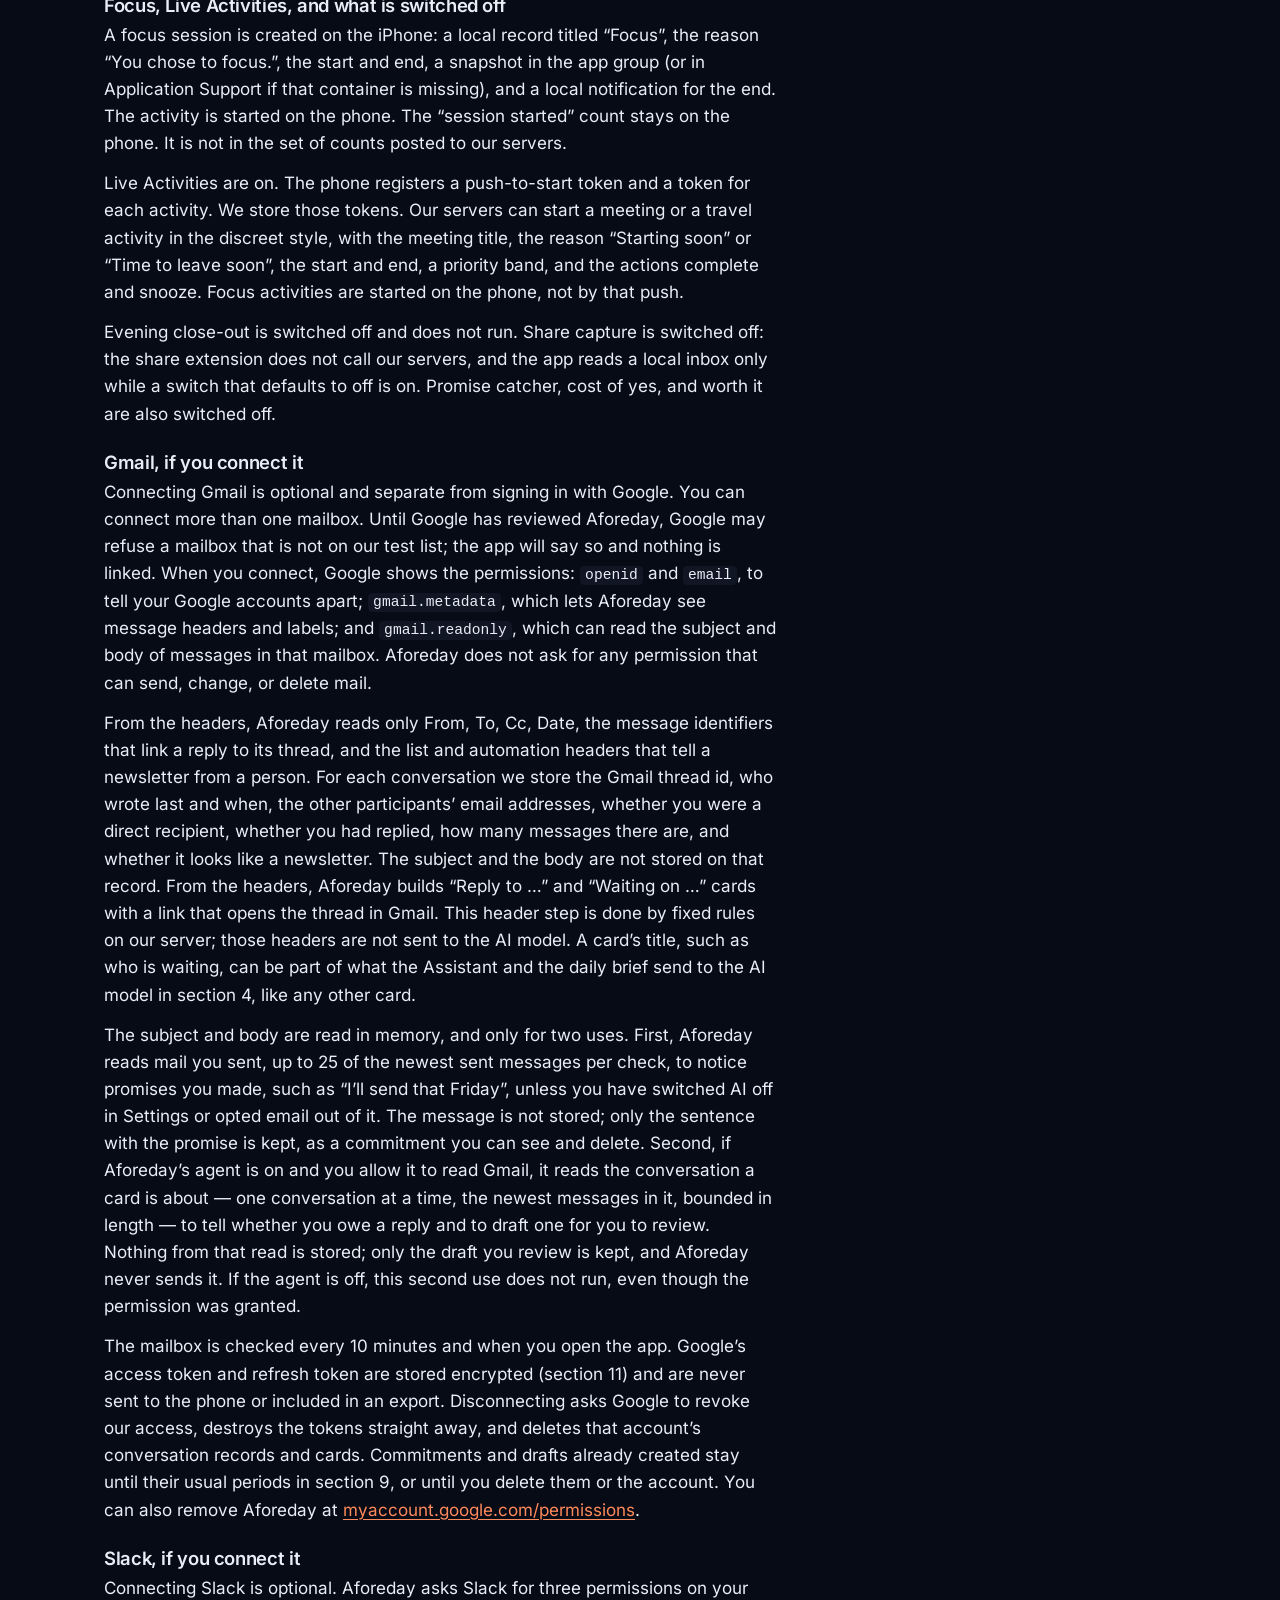
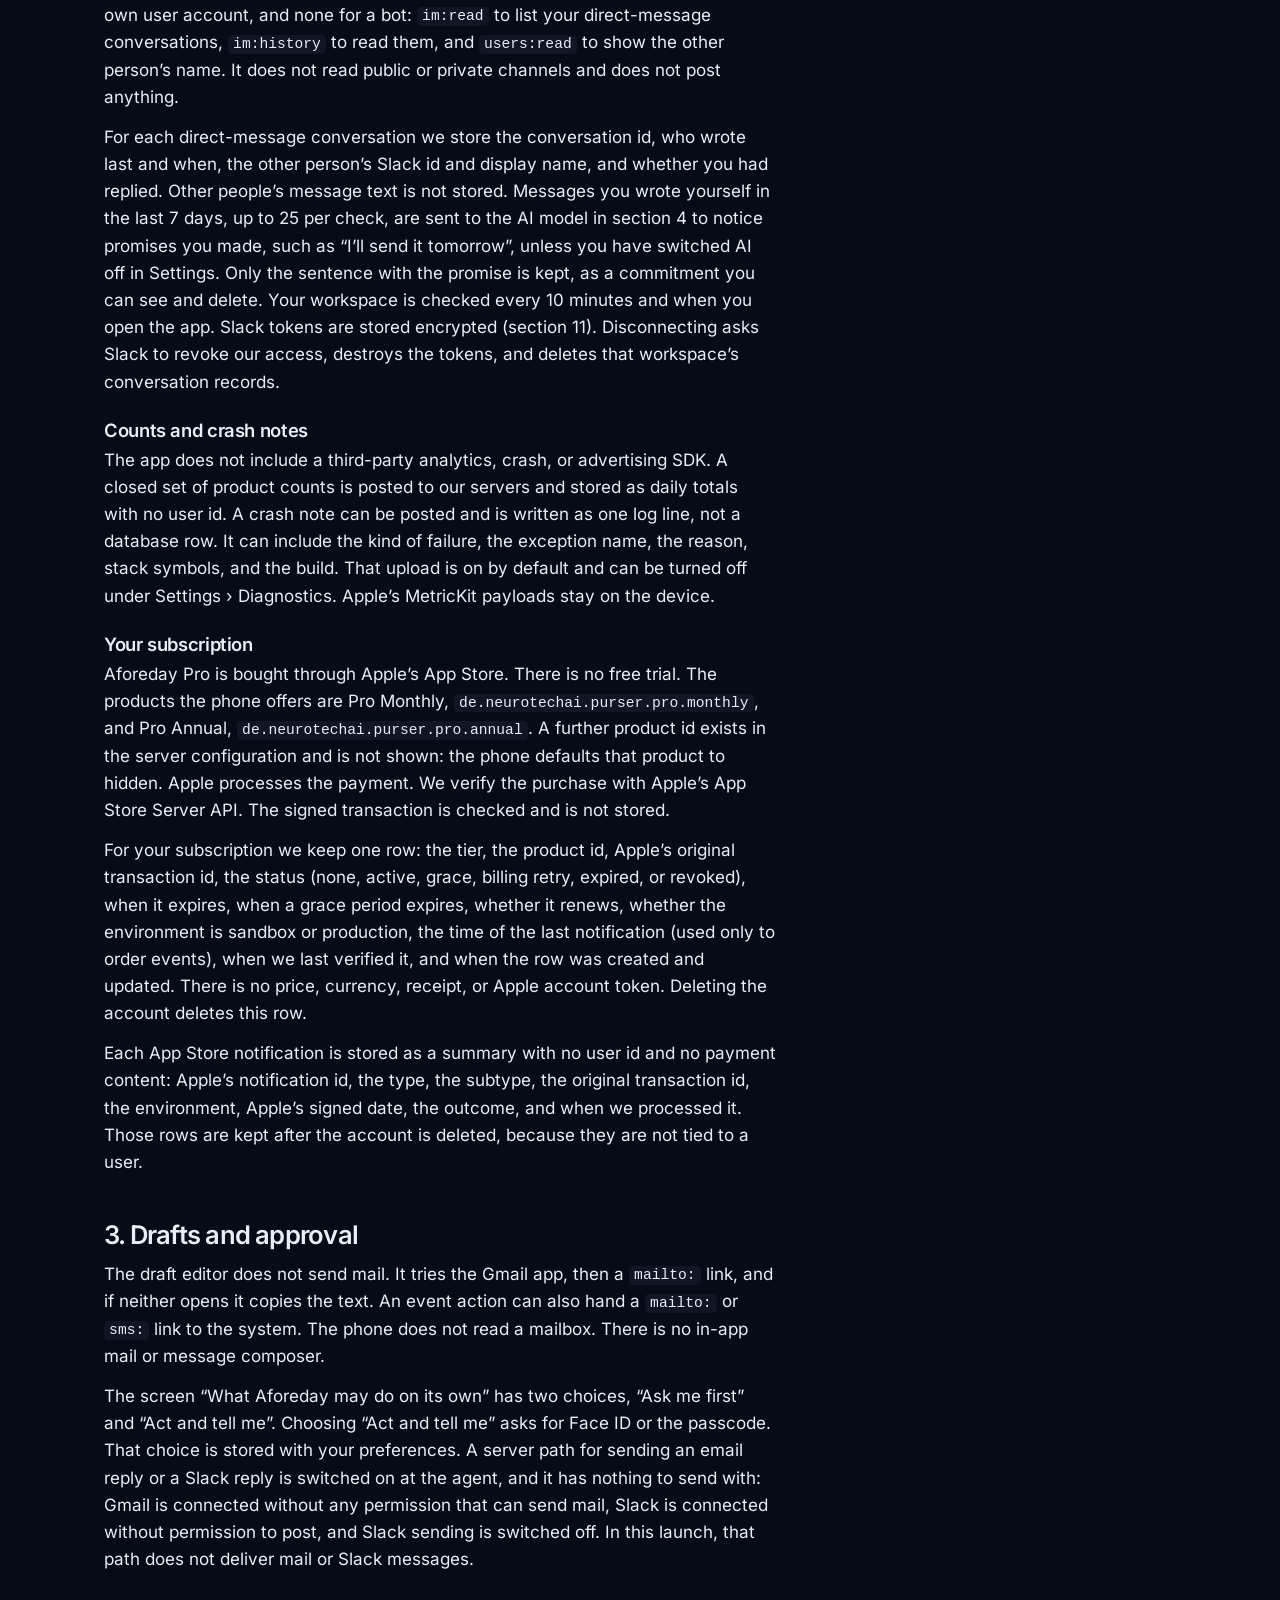
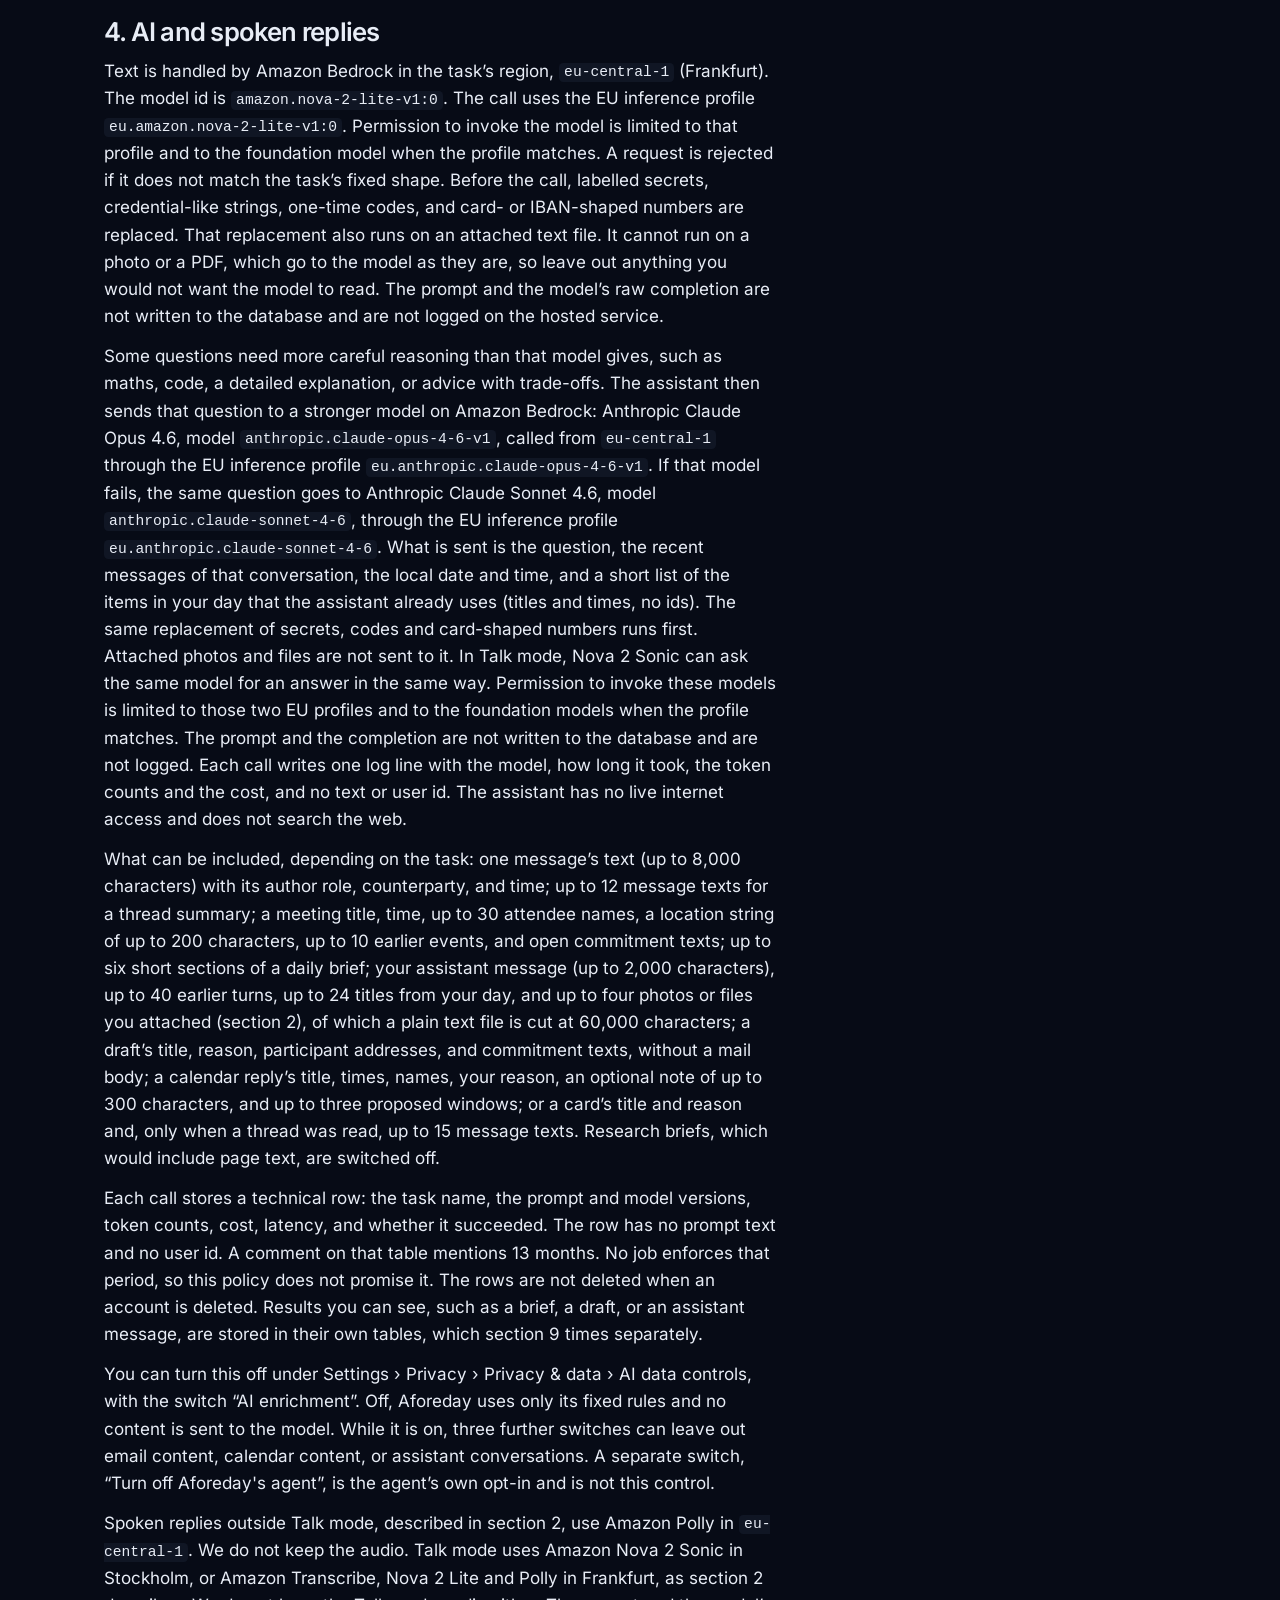
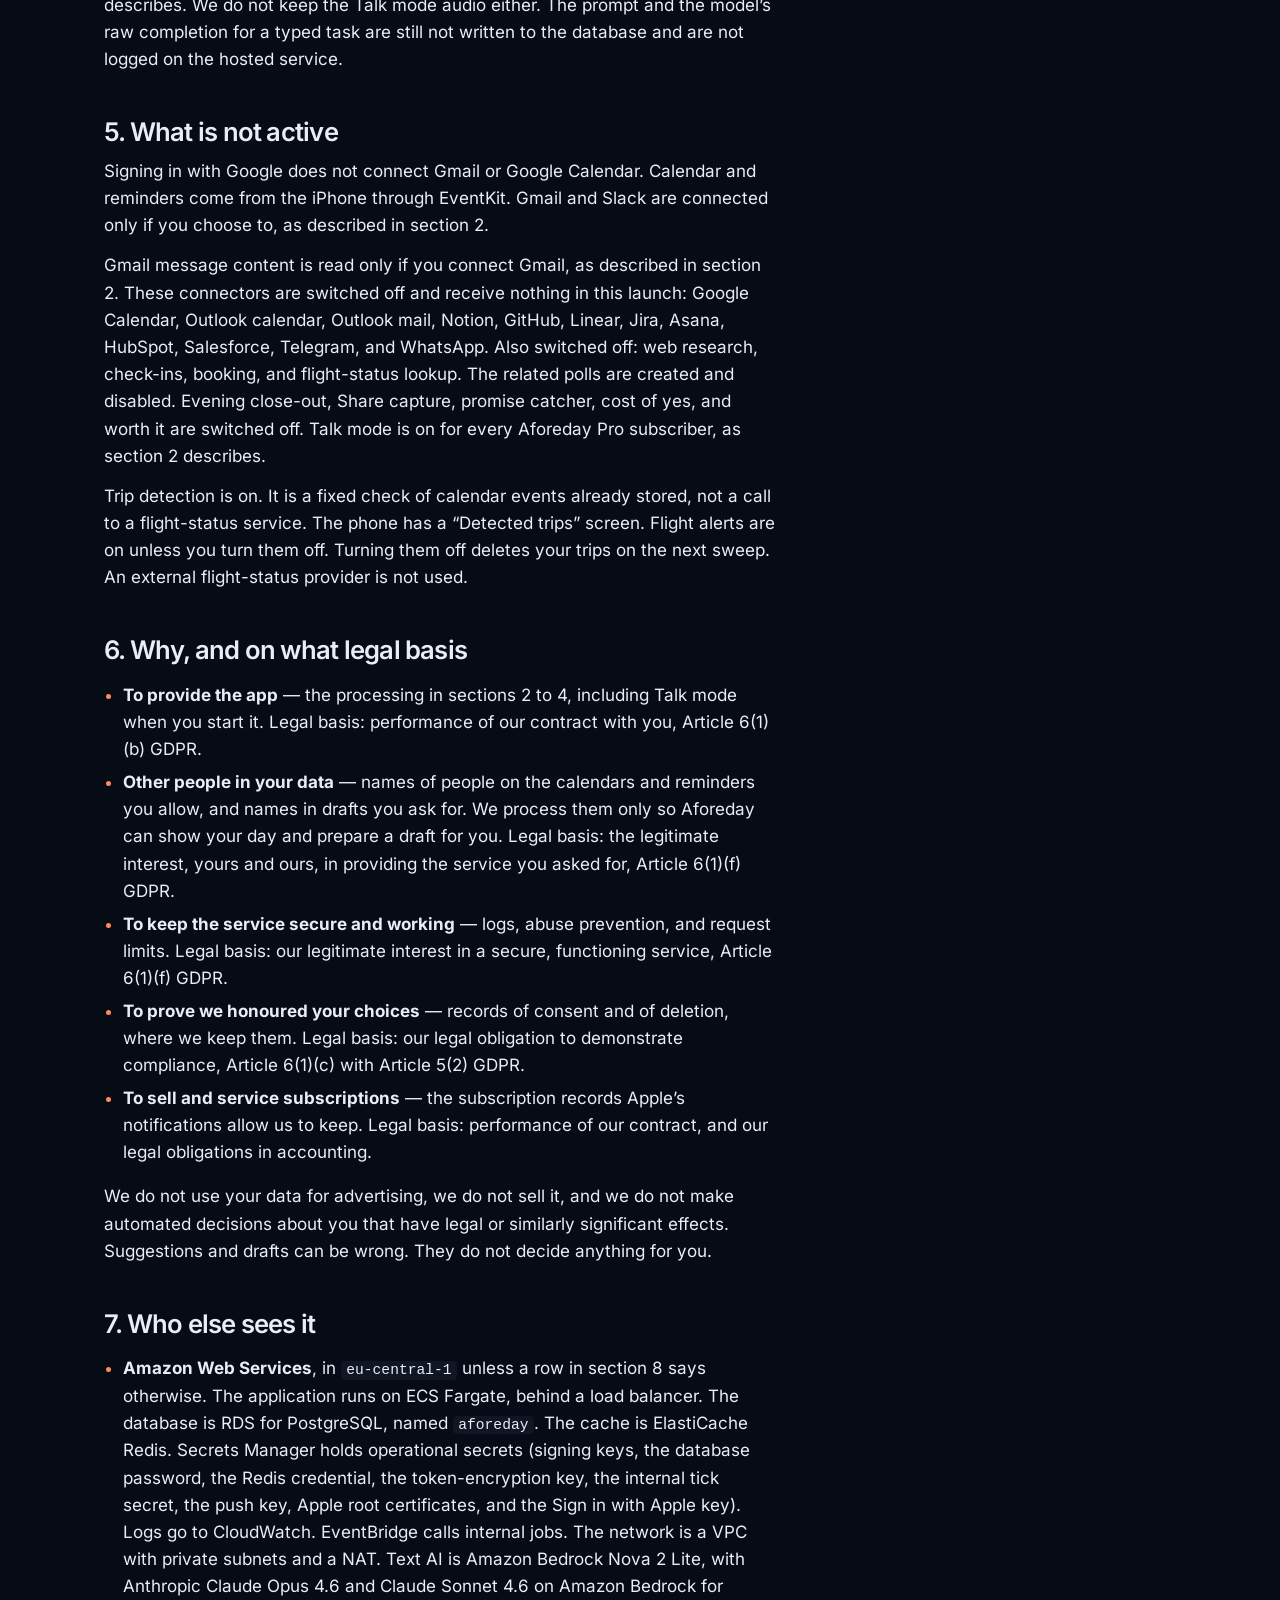
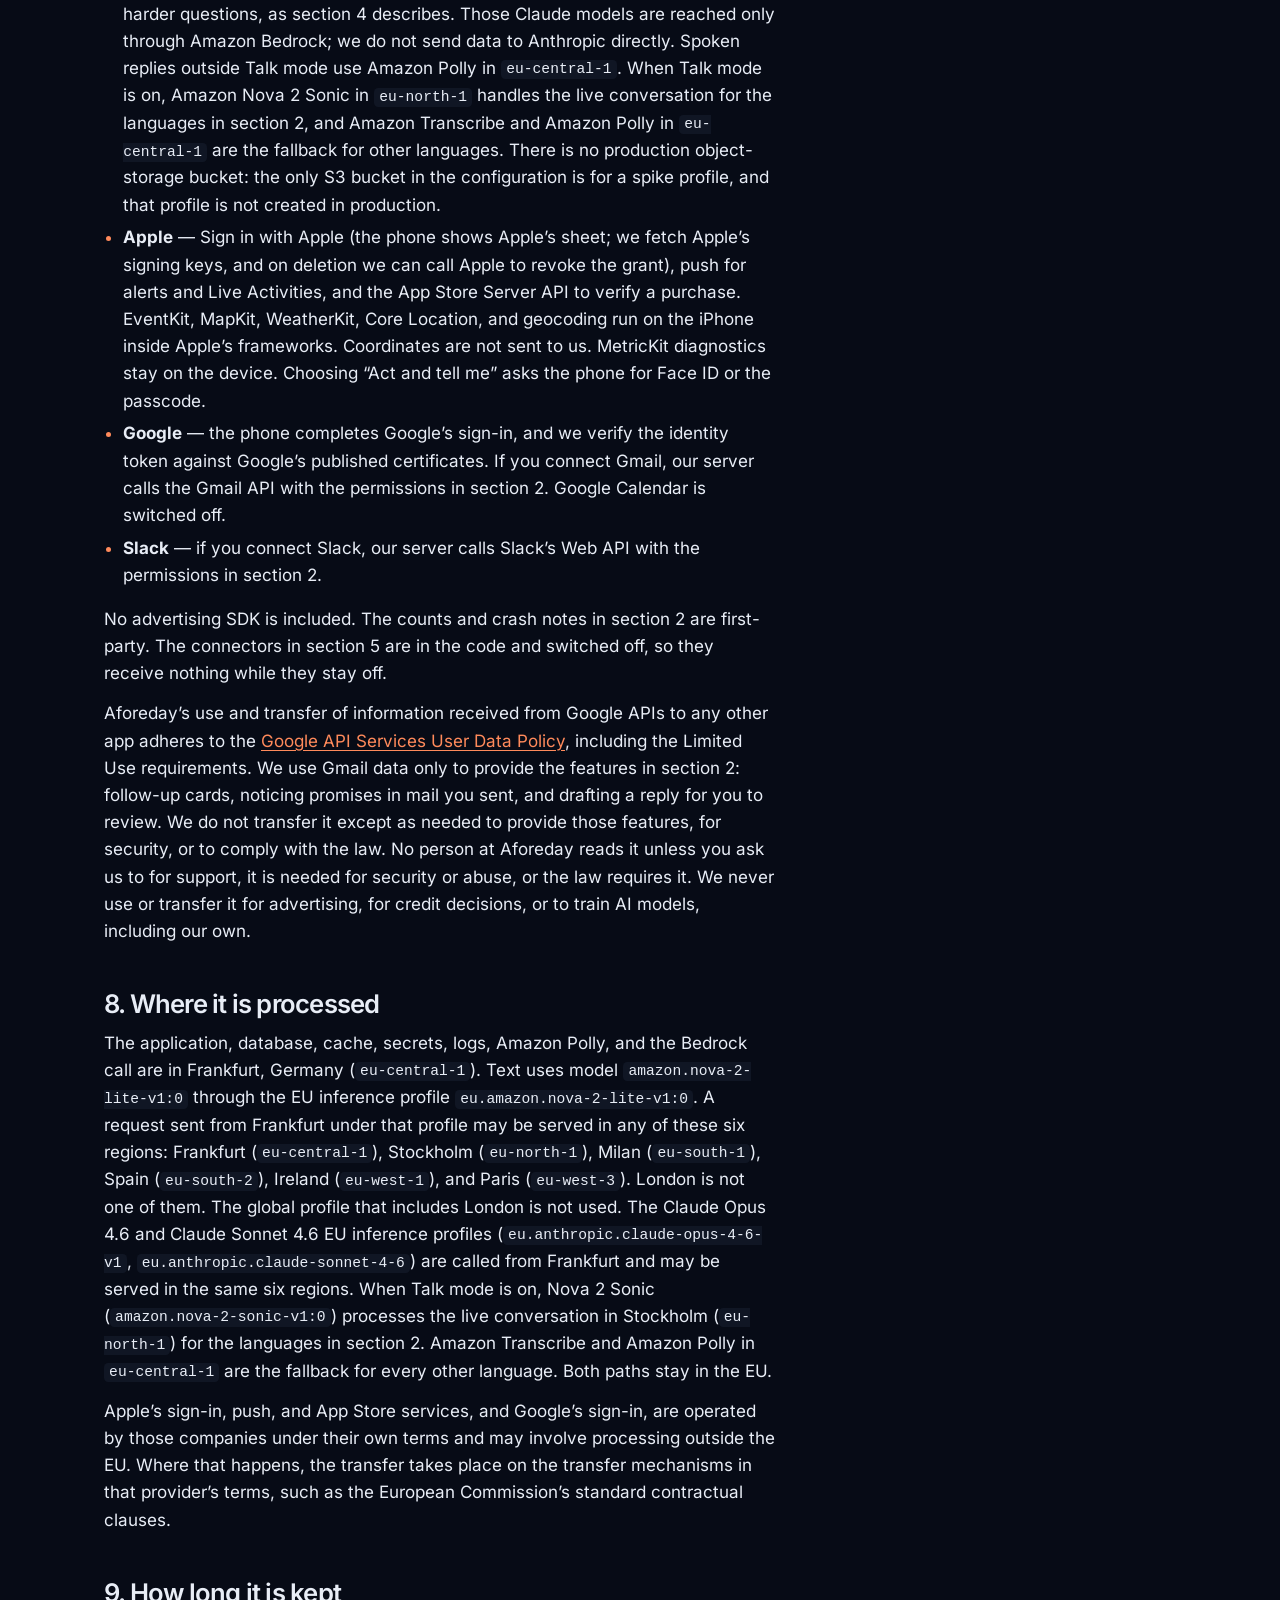
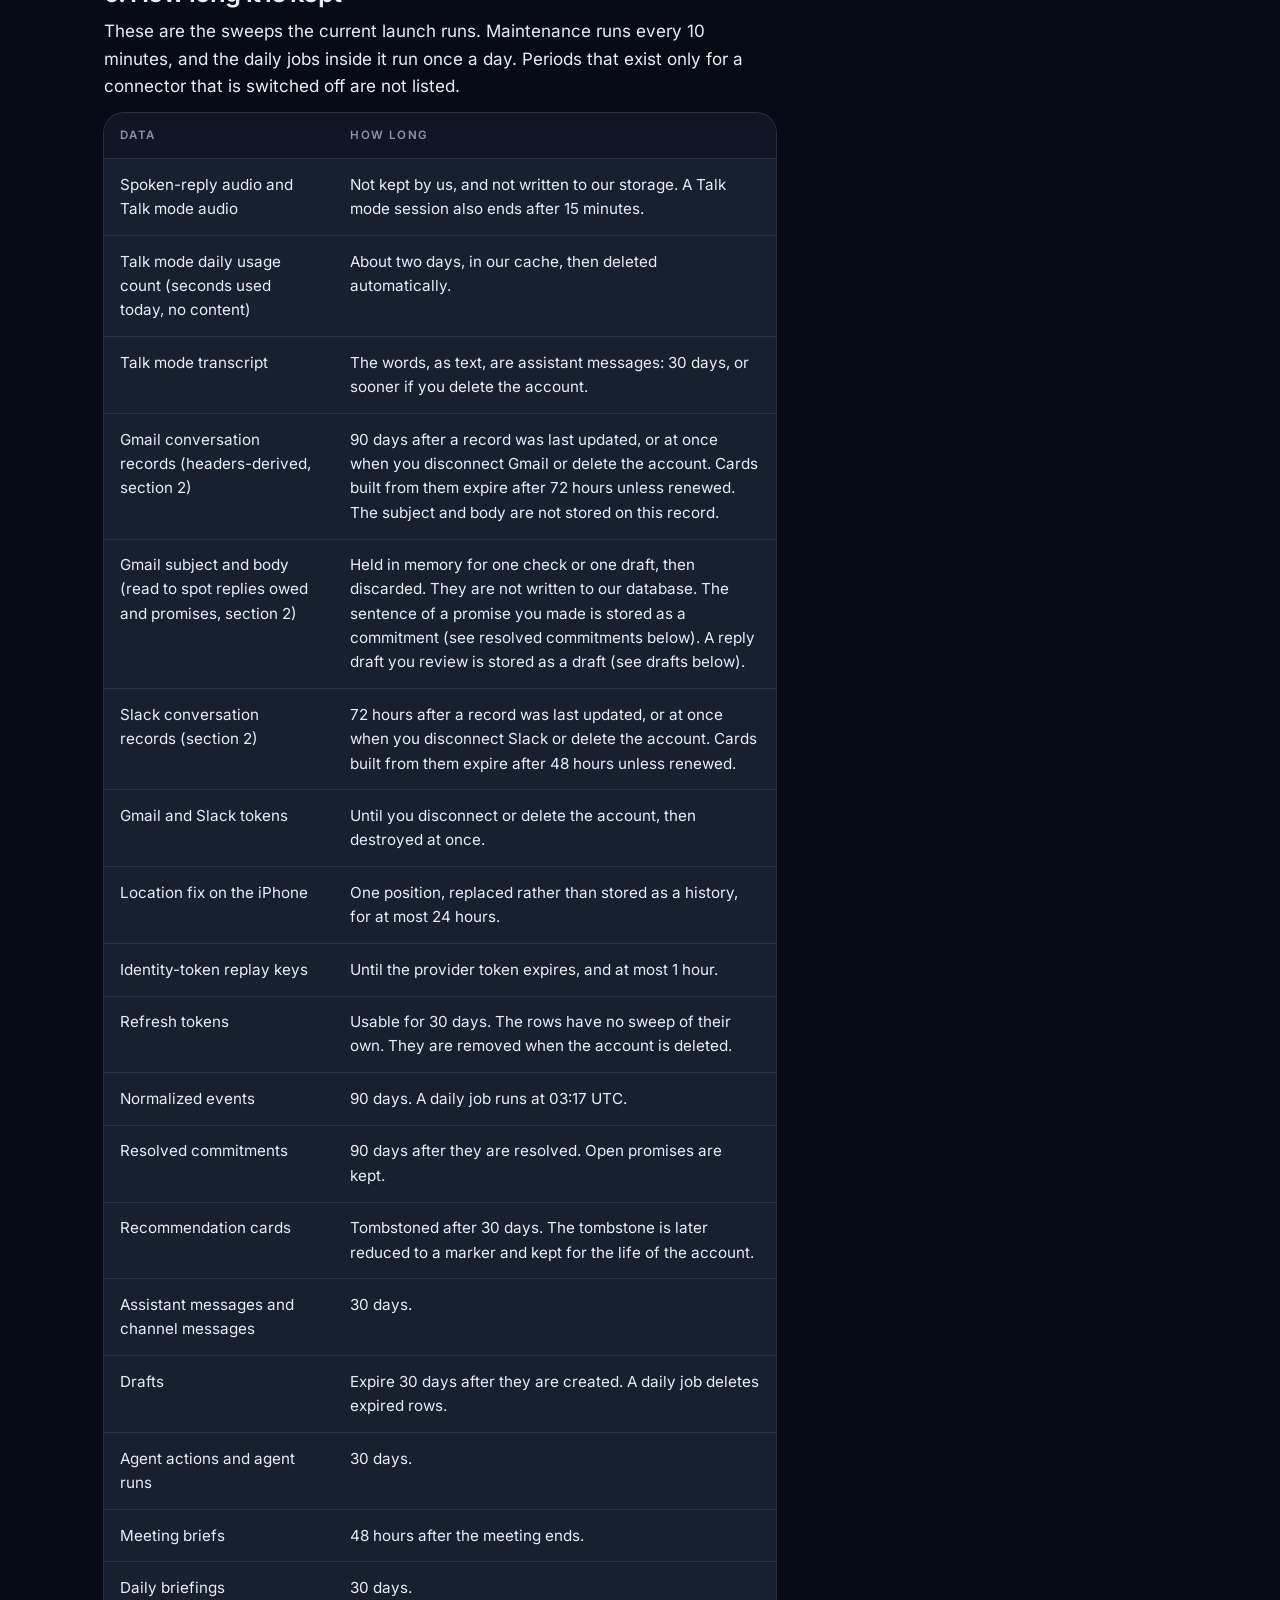
<file: privacy.html>
<!doctype html>
<html lang="en">
<head>
  <meta charset="utf-8">
  <meta name="viewport" content="width=device-width, initial-scale=1">
  <title>Privacy policy · Aforeday</title>
  <meta name="description" content="How Aforeday handles your data: voice on your iPhone, Amazon Bedrock and Amazon Polly in Frankfurt, calendar and reminders, location, and subscriptions through Apple.">
  <meta name="theme-color" content="#070B16">
  <meta property="og:title" content="Privacy policy · Aforeday">
  <meta property="og:description" content="How the Aforeday iPhone app handles your data. Last updated 25 November 2026.">
  <meta property="og:url" content="https://aforeday.com/privacy.html">
  <meta property="og:image" content="https://aforeday.com/assets/og.jpg">
  <link rel="canonical" href="https://aforeday.com/privacy.html">
  <link rel="icon" href="assets/favicon.svg" type="image/svg+xml">
  <link rel="icon" href="assets/favicon-32.png" sizes="32x32" type="image/png">
  <link rel="apple-touch-icon" href="assets/apple-touch-icon.png">
  <link rel="stylesheet" href="styles.css">
  <script>document.documentElement.classList.add('js');</script>
</head>
<body>
  <a class="skip" href="#main">Skip to content</a>
  <svg class="defs" aria-hidden="true" focusable="false">
    <defs>
      <linearGradient id="horizon-arc" x1="0" y1="0" x2="1" y2="0">
        <stop offset="0" stop-color="#E06A3C"/>
        <stop offset="0.5" stop-color="#FFC48A"/>
        <stop offset="1" stop-color="#E06A3C"/>
      </linearGradient>
    </defs>
  </svg>
  <header class="site-header">
    <div class="wrap">
      <a class="brand" href="./" aria-label="aforeday home">
        <svg class="brand-mark" viewBox="0 0 1000 200" aria-hidden="true"><path d="M 36 132 Q 500 4 964 132" fill="none" stroke="url(#horizon-arc)" stroke-width="72" stroke-linecap="round" stroke-linejoin="round"/></svg>
        <span>aforeday</span>
      </a>
      <nav class="nav" aria-label="Main">
        <a href="./#features" data-quiet>Features</a>
        <a href="privacy.html" aria-current="page">Privacy</a>
        <a href="./#pricing" data-quiet>Pricing</a>
        <a class="nav-cta" href="https://apps.apple.com/app/id6804468993">App Store</a>
      </nav>
    </div>
  </header>

  <main id="main" class="doc">
    <div class="wrap">
      <div class="doc-body">
        <h1>Privacy policy</h1>
        <p class="meta">For the Aforeday iPhone app and this website. <time datetime="2026-11-25">Last updated 25 November 2026</time>, version 3.7. It replaces version 3.6 of 25 November 2026. It describes the app as it works on that date, including features that are switched off.</p>

        <div class="summary">
          <h2>The short version</h2>
          <ul>
            <li>You sign in with Apple or Google. Google is asked only for <code>openid</code>, <code>email</code>, and <code>profile</code>. Identity tokens are checked and then discarded.</li>
            <li>Calendar and reminders are read on the iPhone through Apple EventKit. Notes, links, attendee email addresses, and coordinates are not uploaded.</li>
            <li>Location is When In Use only. Coordinates never leave the iPhone. Our servers receive a leave-by time, not a position.</li>
            <li>Talk mode is a live voice conversation, available to every Aforeday Pro subscriber. It runs only when you start it. Your voice goes through our server in Frankfurt to Amazon in the EU, and Aforeday speaks back. We do not keep the audio. The words, as text, are kept like other assistant messages. Talk mode is limited to 15 minutes per session and 60 minutes per day. Spoken replies outside Talk mode still use Amazon Polly in Frankfurt, and we do not keep that audio either.</li>
            <li>Text AI is Amazon Nova 2 Lite, model <code>amazon.nova-2-lite-v1:0</code>, invoked as the EU inference profile <code>eu.amazon.nova-2-lite-v1:0</code>, from <code>eu-central-1</code>. A question that needs careful reasoning goes to Anthropic Claude Opus 4.6 on Amazon Bedrock, through its EU inference profile from <code>eu-central-1</code>, with Claude Sonnet 4.6 as the backup. Both stay in the EU, as section 4 describes.</li>
            <li>A photo or file you attach in the Assistant goes to that same model for that one answer. We do not store it. Only a note of its kind, such as “photo”, is kept with your message.</li>
            <li>Drafts are prepared on the phone and are not sent as mail. If you choose to connect Gmail or Slack, Aforeday reads who is waiting on a reply from you. For Gmail, it reads message headers, and it also reads the subject and body to notice replies you owe and promises you made in mail you sent. The message itself is not stored: only the sentence of a promise, and a draft you review. For Slack, it reads your direct messages, keeping no message text except a sentence where you promised something. Aforeday cannot send mail. The other connectors are switched off.</li>
            <li>Aforeday Pro Monthly (<code>de.neurotechai.purser.pro.monthly</code>) and Pro Annual (<code>de.neurotechai.purser.pro.annual</code>) are billed by Apple. There is no free trial.</li>
            <li>This website sets no cookies, runs no analytics, and loads nothing from anyone else. The app’s own counts and crash notes are described in section 2.</li>
          </ul>
        </div>

        <ul class="toc-inline" aria-label="Contents">
          <li><a href="#controller">1. Who is responsible</a></li>
          <li><a href="#sources">2. What Aforeday processes</a></li>
          <li><a href="#drafts">3. Drafts and approval</a></li>
          <li><a href="#ai">4. AI and spoken replies</a></li>
          <li><a href="#not-connected">5. What is not connected</a></li>
          <li><a href="#purposes">6. Why, and on what legal basis</a></li>
          <li><a href="#recipients">7. Who else sees it</a></li>
          <li><a href="#where">8. Where it is processed</a></li>
          <li><a href="#retention">9. How long it is kept</a></li>
          <li><a href="#deletion">10. Exporting and deleting</a></li>
          <li><a href="#security">11. Security</a></li>
          <li><a href="#rights">12. Your rights</a></li>
          <li><a href="#children">13. Children</a></li>
          <li><a href="#website">14. This website</a></li>
          <li><a href="#changes">15. Changes</a></li>
        </ul>

        <h2 id="controller">1. Who is responsible</h2>
        <p>The controller for the data described here is Neurotech AI Solutions GmbH, Lückstraße 24, 10317 Berlin, Germany, registered at the Amtsgericht Charlottenburg under HRB 270776 B, represented by its Managing Director, Ashraf Al-Eryani. For anything about your data, write to <a href="mailto:contact@aforeday.com?subject=Privacy%20request">contact@aforeday.com</a>. We have not appointed a data protection officer, as we are not required to.</p>

        <h2 id="sources">2. What Aforeday processes</h2>

        <h3>Your account</h3>
        <p>You sign in with Sign in with Apple or with Google. The phone sends the identity token, a nonce, an optional display name, and a device record to our servers. Google’s authorization-code exchange happens on the phone. The API receives only Google’s identity token. Google is asked only for <code>openid</code>, <code>email</code>, and <code>profile</code>, which do not include Gmail or Google Calendar.</p>
        <p>Apple and Google identity tokens are verified and then discarded. They are not stored on the account, the sign-in link, or the session. What we keep from a successful sign-in is the provider (<code>apple</code> or <code>google</code>), the provider’s subject identifier, the email address when the provider returns one, when that link was last used, your email address, and your display name. Apple’s display name is the name the Apple sheet returns. Google’s is the name sent with the request, or the name in the token.</p>
        <p>A replay key is kept in Redis: the SHA-256 hash of the raw identity token, the value <code>1</code>, for the token’s remaining lifetime, and never longer than one hour or shorter than one second. The token text is not stored. If Redis is unavailable, that replay check fails open.</p>
        <p>A session has two tokens. The access token is a signed JWT. Its default lifetime is 900 seconds, and the configuration ceiling is 3600 seconds. Its claims are your user id, the device id, the session id, and a family id. The refresh token is 32 random bytes. Only its SHA-256 hash is stored. Its default lifetime is 30 days, and the configuration ceiling is 90 days. When it is rotated, the previous row is kept so reuse can be detected. No job deletes expired or rotated session rows. They are removed when the account is deleted. Sign-in does not store an Apple or Google refresh token. At account deletion only, the app requests a separate Sign in with Apple authorization code, which is exchanged for a refresh token and used to revoke Apple’s grant. That refresh token is not written to the session table.</p>
        <p>The device record written at sign-in is the platform (<code>ios</code>), the generic model name the phone reports (such as “iPhone”, not a hardware identifier), the iOS version, the app version, and when the device was last seen. A later update can add the push token, the Live Activity push-to-start token, whether notifications are allowed, whether Live Activities are enabled, the push environment, and a refreshed iOS or app version. The device row has a locale field. Sign-in does not set it.</p>
        <p>On the iPhone, the access token and the refresh token are one Keychain item, under the service <code>de.neurotechai.purser.auth</code> and the account name <code>session-tokens</code>. The item holds the access token, the refresh token, when the access token expires, your user id, and the device id. It is available after the first unlock following a restart, and only on this iPhone. It is not synced to iCloud Keychain, and it is not restored onto another device. A flag that you need to sign in again is stored in the app’s settings and is not a token.</p>

        <h3 id="talk">Spoken replies, and Talk mode</h3>
        <p>When you hold to speak, or use the hands-free conversation that transcribes on the iPhone, the phone uses an on-device speech model when it has one for the language. Otherwise it uses Apple’s speech recognizer with on-device recognition required. If the phone cannot do that language on the device, capture does not start, and the audio is not sent to Apple. The transcript text can be sent to us as your message. The recording is not.</p>
        <p>Spoken replies outside Talk mode are on. The reply text is sent to Amazon Polly in Frankfurt (<code>eu-central-1</code>) and returned as an audio stream. We do not keep that audio. It is not written to our storage, and the permission used for Polly does not include storing audio. If Frankfurt does not produce audio within about 1.5 seconds, or the audio is empty or fails, the iPhone reads the reply with its own voice.</p>
        <p>Talk mode is a live voice conversation, available to every Aforeday Pro subscriber. Nothing in Talk mode runs unless you start it. The first time you open it, the app explains how it works and links to this section. When you tap Continue, we store that you saw the explanation, as a consent record, kept like the other consent records in section 2. While it is open, the microphone stays on, including while Aforeday is speaking, so you can interrupt. You can mute, or stop at any time. The microphone is used only while Talk mode is open.</p>
        <p>Your voice is sent as a live audio stream, over an encrypted connection, to our server in Frankfurt (<code>eu-central-1</code>), and from there to Amazon in the EU. We do not keep that audio. It is not written to our database, to storage, to a queue, or to our logs. When you stop, or the connection drops, or the session reaches its 15-minute limit, that audio is gone. Talk mode is also limited to 60 minutes per account per day (counted in UTC). To apply that limit, our cache in Frankfurt keeps a running count of today’s Talk seconds under your account id, with no words and no audio, and deletes it after about two days.</p>
        <p>For English, French, Italian, German, Spanish, Portuguese and Hindi, the live conversation is handled by Amazon Bedrock, model Amazon Nova 2 Sonic, <code>amazon.nova-2-sonic-v1:0</code>, in Stockholm (<code>eu-north-1</code>). For any other language, Amazon Transcribe in Frankfurt turns your speech into text, the text assistant in section 4 answers, and Amazon Polly in Frankfurt speaks the answer. The reply audio is not a recording of you, and we do not keep it.</p>
        <p>The words, as text, are saved as a normal assistant conversation in Frankfurt, under the same 30-day retention as other assistant messages (section 9). A content-free usage count (that a voice conversation happened, and whether it finished, was interrupted or was cancelled) is stored only if you have allowed product counts. The count has no words and no account id.</p>
        <p>Talk mode can use the same day context as a typed question: briefs, tasks, calendar titles and times, follow-ups, and which sources you have connected. When you ask, it can look up your calendar for another date, and, if you have connected Gmail or Slack, search them or list what is waiting on you, as section 2 describes for typed questions. Those results go to the voice model for that answer only. What Aforeday says back is kept in the transcript like any other reply. A question that needs careful reasoning can be passed, as text, to the stronger model described in section 4. Its answer comes back as text and Aforeday speaks it. A place reminder is created on the iPhone, not from a stored recording.</p>
        <p>You control Talk mode: you start it, you can mute the microphone or end the conversation at any time, including from the Dynamic Island when you leave the app, and you can turn off AI features in Settings, which also turns off Talk mode. Deleting a conversation deletes its transcript.</p>

        <h3>Photos and files you attach</h3>
        <p>In the Assistant chat you can attach a photo from the camera or your photo library, or a file: a PDF, a plain text file, or an image. Nothing is attached unless you choose it. The camera asks for permission the first time. The photo library opens Apple’s picker, which gives Aforeday only the photos you pick and no access to the rest of your library.</p>
        <p>Before sending, the iPhone redraws a photo at no more than 1,600 pixels on its long side and saves it again as JPEG. That removes its location and other embedded details. PDFs and text files are sent as they are. Limits: four attachments per message, 3 MB per photo, 8 MB per PDF, 512 KB per text file, and 12 MB in total.</p>
        <p>The attachment travels inside your assistant message to our server in Frankfurt (<code>eu-central-1</code>), is checked in memory, and is sent with your question to the AI model described in section 4. When the answer comes back, the request ends. The photo or file is not written to our database, to storage, to a queue, or to our logs, and its file name is not sent to the model or kept. Your stored message keeps only a note of what kinds were attached, for example “(Attached: photo, PDF)”, and that message is kept and deleted like any other assistant message (section 9).</p>
        <h3>Calendar and reminders</h3>
        <p>With your permission, the app reads the calendars and reminder lists you choose through Apple EventKit, on the iPhone, and uploads a minimized record. You can change that choice in the app or in the iPhone’s Settings. Deselecting a calendar, or revoking access, clears the on-device cache and sends identifiers only, so the server can retract those events.</p>
        <p>For a calendar event, the upload can include a stable id, the occurrence time of a repeating event, the store’s own identifier, the calendar’s external identifier, the title, attendee display names, start, end, whether it is all day, the time zone, a timestamp, a fixed sensitivity of “medium”, a confidence of 1, and a deletion status. The summary, the source link, and the raw payload reference are empty on this path. Notes, links, attendee email addresses, the organizer’s address, and coordinates are read from EventKit and are not uploaded. The location string, and the yes/no facts about who organized the event and whether the invitation is still open, stay on the iPhone and are not part of the uploaded record.</p>
        <p>For a reminder, the upload is the title, the due date, the due date’s time zone, and an empty participant list. Incomplete reminders are included. A completed reminder is included only when it was completed after the import cutoff. The list’s title, colour, and account name stay in the on-device calendar selection.</p>

        <h3>Your location</h3>
        <p>Location is used for place-based reminders and for when to leave. It is When In Use only. The app never asks for Always. If a profile has granted Always, the app treats it as When In Use. There is no background location mode. Updates are significant-change monitoring only, and only while a located event is inside a three-hour departure window. Accuracy is requested at 100 metres. One temporary full-accuracy request can run, under the purpose “Imminent departure”, when a departure is imminent and you granted approximate location.</p>
        <p>Coordinates never leave the iPhone. The last fix is one position on the phone, replaced rather than added to a history, excluded from backup, and discarded after 24 hours. A fix older than 15 minutes is not used as a starting point. Home and work addresses are kept on the phone and are not part of the upload. Directions, geocoding, and weather run on the iPhone, through Apple’s MapKit, WeatherKit, and geocoder. A place name for a reminder is geocoded on the iPhone.</p>
        <p>What we receive is not a coordinate. Turning the setting on or off sends a consent record: the type of consent, the version <code>location-1</code>, whether it was granted, and the surface. A leave-by row can also be uploaded with the other device events: the title is “Leave by” or “Leave by” plus a weather class (clear, rain, heavy rain, snow, or severe), the start is the leave-by time, the end is the meeting’s start, and the meeting’s id is attached. It has no address and no coordinate. The weather class is defined so it cannot name a place. Which origin was used (your position, the previous event, or a saved address) stays on the phone. No route accepts a latitude or longitude.</p>
        <p>Consent records are an append-only ledger: the type, the version, whether it was granted, when, the surface, and an optional detail. Nothing deletes them on a schedule. They stay for the life of the account. When you delete the account, the user id on each row is replaced with a random identifier that is stored nowhere else, and the row is kept with no further expiry. The same replacement is applied to the audit records of an entitlement, the account, a privacy action, an agent action, a draft, an agent run, and a channel link. The record of the deletion job itself is kept under a different random identifier.</p>

        <h3>Focus, Live Activities, and what is switched off</h3>
        <p>A focus session is created on the iPhone: a local record titled “Focus”, the reason “You chose to focus.”, the start and end, a snapshot in the app group (or in Application Support if that container is missing), and a local notification for the end. The activity is started on the phone. The “session started” count stays on the phone. It is not in the set of counts posted to our servers.</p>
        <p>Live Activities are on. The phone registers a push-to-start token and a token for each activity. We store those tokens. Our servers can start a meeting or a travel activity in the discreet style, with the meeting title, the reason “Starting soon” or “Time to leave soon”, the start and end, a priority band, and the actions complete and snooze. Focus activities are started on the phone, not by that push.</p>
        <p>Evening close-out is switched off and does not run. Share capture is switched off: the share extension does not call our servers, and the app reads a local inbox only while a switch that defaults to off is on. Promise catcher, cost of yes, and worth it are also switched off.</p>

        <h3 id="gmail">Gmail, if you connect it</h3>
        <p>Connecting Gmail is optional and separate from signing in with Google. You can connect more than one mailbox. Until Google has reviewed Aforeday, Google may refuse a mailbox that is not on our test list; the app will say so and nothing is linked. When you connect, Google shows the permissions: <code>openid</code> and <code>email</code>, to tell your Google accounts apart; <code>gmail.metadata</code>, which lets Aforeday see message headers and labels; and <code>gmail.readonly</code>, which can read the subject and body of messages in that mailbox. Aforeday does not ask for any permission that can send, change, or delete mail.</p>
        <p>From the headers, Aforeday reads only From, To, Cc, Date, the message identifiers that link a reply to its thread, and the list and automation headers that tell a newsletter from a person. For each conversation we store the Gmail thread id, who wrote last and when, the other participants’ email addresses, whether you were a direct recipient, whether you had replied, how many messages there are, and whether it looks like a newsletter. The subject and the body are not stored on that record. From the headers, Aforeday builds “Reply to …” and “Waiting on …” cards with a link that opens the thread in Gmail. This header step is done by fixed rules on our server; those headers are not sent to the AI model. A card’s title, such as who is waiting, can be part of what the Assistant and the daily brief send to the AI model in section 4, like any other card.</p>
        <p>The subject and body are read in memory, and only for two uses. First, Aforeday reads mail you sent, up to 25 of the newest sent messages per check, to notice promises you made, such as “I’ll send that Friday”, unless you have switched AI off in Settings or opted email out of it. The message is not stored; only the sentence with the promise is kept, as a commitment you can see and delete. Second, if Aforeday’s agent is on and you allow it to read Gmail, it reads the conversation a card is about — one conversation at a time, the newest messages in it, bounded in length — to tell whether you owe a reply and to draft one for you to review. Nothing from that read is stored; only the draft you review is kept, and Aforeday never sends it. If the agent is off, this second use does not run, even though the permission was granted.</p>
        <p>The mailbox is checked every 10 minutes and when you open the app. Google’s access token and refresh token are stored encrypted (section 11) and are never sent to the phone or included in an export. Disconnecting asks Google to revoke our access, destroys the tokens straight away, and deletes that account’s conversation records and cards. Commitments and drafts already created stay until their usual periods in section 9, or until you delete them or the account. You can also remove Aforeday at <a href="https://myaccount.google.com/permissions">myaccount.google.com/permissions</a>.</p>

        <h3 id="slack">Slack, if you connect it</h3>
        <p>Connecting Slack is optional. Aforeday asks Slack for three permissions on your own user account, and none for a bot: <code>im:read</code> to list your direct-message conversations, <code>im:history</code> to read them, and <code>users:read</code> to show the other person’s name. It does not read public or private channels and does not post anything.</p>
        <p>For each direct-message conversation we store the conversation id, who wrote last and when, the other person’s Slack id and display name, and whether you had replied. Other people’s message text is not stored. Messages you wrote yourself in the last 7 days, up to 25 per check, are sent to the AI model in section 4 to notice promises you made, such as “I’ll send it tomorrow”, unless you have switched AI off in Settings. Only the sentence with the promise is kept, as a commitment you can see and delete. Your workspace is checked every 10 minutes and when you open the app. Slack tokens are stored encrypted (section 11). Disconnecting asks Slack to revoke our access, destroys the tokens, and deletes that workspace’s conversation records.</p>

        <h3>Counts and crash notes</h3>
        <p>The app does not include a third-party analytics, crash, or advertising SDK. A closed set of product counts is posted to our servers and stored as daily totals with no user id. A crash note can be posted and is written as one log line, not a database row. It can include the kind of failure, the exception name, the reason, stack symbols, and the build. That upload is on by default and can be turned off under Settings › Diagnostics. Apple’s MetricKit payloads stay on the device.</p>

        <h3>Your subscription</h3>
        <p>Aforeday Pro is bought through Apple’s App Store. There is no free trial. The products the phone offers are Pro Monthly, <code>de.neurotechai.purser.pro.monthly</code>, and Pro Annual, <code>de.neurotechai.purser.pro.annual</code>. A further product id exists in the server configuration and is not shown: the phone defaults that product to hidden. Apple processes the payment. We verify the purchase with Apple’s App Store Server API. The signed transaction is checked and is not stored.</p>
        <p>For your subscription we keep one row: the tier, the product id, Apple’s original transaction id, the status (none, active, grace, billing retry, expired, or revoked), when it expires, when a grace period expires, whether it renews, whether the environment is sandbox or production, the time of the last notification (used only to order events), when we last verified it, and when the row was created and updated. There is no price, currency, receipt, or Apple account token. Deleting the account deletes this row.</p>
        <p>Each App Store notification is stored as a summary with no user id and no payment content: Apple’s notification id, the type, the subtype, the original transaction id, the environment, Apple’s signed date, the outcome, and when we processed it. Those rows are kept after the account is deleted, because they are not tied to a user.</p>

        <h2 id="drafts">3. Drafts and approval</h2>
        <p>The draft editor does not send mail. It tries the Gmail app, then a <code>mailto:</code> link, and if neither opens it copies the text. An event action can also hand a <code>mailto:</code> or <code>sms:</code> link to the system. The phone does not read a mailbox. There is no in-app mail or message composer.</p>
        <p>The screen “What Aforeday may do on its own” has two choices, “Ask me first” and “Act and tell me”. Choosing “Act and tell me” asks for Face ID or the passcode. That choice is stored with your preferences. A server path for sending an email reply or a Slack reply is switched on at the agent, and it has nothing to send with: Gmail is connected without any permission that can send mail, Slack is connected without permission to post, and Slack sending is switched off. In this launch, that path does not deliver mail or Slack messages.</p>

        <h2 id="ai">4. AI and spoken replies</h2>
        <p>Text is handled by Amazon Bedrock in the task’s region, <code>eu-central-1</code> (Frankfurt). The model id is <code>amazon.nova-2-lite-v1:0</code>. The call uses the EU inference profile <code>eu.amazon.nova-2-lite-v1:0</code>. Permission to invoke the model is limited to that profile and to the foundation model when the profile matches. A request is rejected if it does not match the task’s fixed shape. Before the call, labelled secrets, credential-like strings, one-time codes, and card- or IBAN-shaped numbers are replaced. That replacement also runs on an attached text file. It cannot run on a photo or a PDF, which go to the model as they are, so leave out anything you would not want the model to read. The prompt and the model’s raw completion are not written to the database and are not logged on the hosted service.</p>
        <p>Some questions need more careful reasoning than that model gives, such as maths, code, a detailed explanation, or advice with trade-offs. The assistant then sends that question to a stronger model on Amazon Bedrock: Anthropic Claude Opus 4.6, model <code>anthropic.claude-opus-4-6-v1</code>, called from <code>eu-central-1</code> through the EU inference profile <code>eu.anthropic.claude-opus-4-6-v1</code>. If that model fails, the same question goes to Anthropic Claude Sonnet 4.6, model <code>anthropic.claude-sonnet-4-6</code>, through the EU inference profile <code>eu.anthropic.claude-sonnet-4-6</code>. What is sent is the question, the recent messages of that conversation, the local date and time, and a short list of the items in your day that the assistant already uses (titles and times, no ids). The same replacement of secrets, codes and card-shaped numbers runs first. Attached photos and files are not sent to it. In Talk mode, Nova 2 Sonic can ask the same model for an answer in the same way. Permission to invoke these models is limited to those two EU profiles and to the foundation models when the profile matches. The prompt and the completion are not written to the database and are not logged. Each call writes one log line with the model, how long it took, the token counts and the cost, and no text or user id. The assistant has no live internet access and does not search the web.</p>
        <p>What can be included, depending on the task: one message’s text (up to 8,000 characters) with its author role, counterparty, and time; up to 12 message texts for a thread summary; a meeting title, time, up to 30 attendee names, a location string of up to 200 characters, up to 10 earlier events, and open commitment texts; up to six short sections of a daily brief; your assistant message (up to 2,000 characters), up to 40 earlier turns, up to 24 titles from your day, and up to four photos or files you attached (section 2), of which a plain text file is cut at 60,000 characters; a draft’s title, reason, participant addresses, and commitment texts, without a mail body; a calendar reply’s title, times, names, your reason, an optional note of up to 300 characters, and up to three proposed windows; or a card’s title and reason and, only when a thread was read, up to 15 message texts. Research briefs, which would include page text, are switched off.</p>
        <p>Each call stores a technical row: the task name, the prompt and model versions, token counts, cost, latency, and whether it succeeded. The row has no prompt text and no user id. A comment on that table mentions 13 months. No job enforces that period, so this policy does not promise it. The rows are not deleted when an account is deleted. Results you can see, such as a brief, a draft, or an assistant message, are stored in their own tables, which section 9 times separately.</p>
        <p>You can turn this off under Settings › Privacy › Privacy &amp; data › AI data controls, with the switch “AI enrichment”. Off, Aforeday uses only its fixed rules and no content is sent to the model. While it is on, three further switches can leave out email content, calendar content, or assistant conversations. A separate switch, “Turn off Aforeday's agent”, is the agent’s own opt-in and is not this control.</p>
        <p>Spoken replies outside Talk mode, described in section 2, use Amazon Polly in <code>eu-central-1</code>. We do not keep the audio. Talk mode uses Amazon Nova 2 Sonic in Stockholm, or Amazon Transcribe, Nova 2 Lite and Polly in Frankfurt, as section 2 describes. We do not keep the Talk mode audio either. The prompt and the model’s raw completion for a typed task are still not written to the database and are not logged on the hosted service.</p>
        <!-- TODO(counsel): The public Amazon Nova 2 Sonic service card (current as of 2 December 2025) and the Amazon Bedrock FAQs say AWS does not store or review customer prompts or speech or text generations, holds session context only in memory during the stream, and does not use Bedrock inputs or outputs to train Bedrock models, including Nova 2 Sonic. The verified Aforeday notes still do not confirm the signed AWS contract, the AWS contracting entity, the transfer tool, the account’s Bedrock data-retention mode in eu-north-1 and eu-central-1, Transcribe and Polly retention, or whether we train a model of our own. Do not add a “no training” or “AWS does not retain” sentence to the visible page until counsel signs off. -->

        <h2 id="not-connected">5. What is not active</h2>
        <p>Signing in with Google does not connect Gmail or Google Calendar. Calendar and reminders come from the iPhone through EventKit. Gmail and Slack are connected only if you choose to, as described in section 2.</p>
        <p>Gmail message content is read only if you connect Gmail, as described in section 2. These connectors are switched off and receive nothing in this launch: Google Calendar, Outlook calendar, Outlook mail, Notion, GitHub, Linear, Jira, Asana, HubSpot, Salesforce, Telegram, and WhatsApp. Also switched off: web research, check-ins, booking, and flight-status lookup. The related polls are created and disabled. Evening close-out, Share capture, promise catcher, cost of yes, and worth it are switched off. Talk mode is on for every Aforeday Pro subscriber, as section 2 describes.</p>
        <p>Trip detection is on. It is a fixed check of calendar events already stored, not a call to a flight-status service. The phone has a “Detected trips” screen. Flight alerts are on unless you turn them off. Turning them off deletes your trips on the next sweep. An external flight-status provider is not used.</p>

        <h2 id="purposes">6. Why, and on what legal basis</h2>
        <ul>
          <li><strong>To provide the app</strong> — the processing in sections 2 to 4, including Talk mode when you start it. Legal basis: performance of our contract with you, Article 6(1)(b) GDPR.</li>
          <li><strong>Other people in your data</strong> — names of people on the calendars and reminders you allow, and names in drafts you ask for. We process them only so Aforeday can show your day and prepare a draft for you. Legal basis: the legitimate interest, yours and ours, in providing the service you asked for, Article 6(1)(f) GDPR.</li>
          <li><strong>To keep the service secure and working</strong> — logs, abuse prevention, and request limits. Legal basis: our legitimate interest in a secure, functioning service, Article 6(1)(f) GDPR.</li>
          <li><strong>To prove we honoured your choices</strong> — records of consent and of deletion, where we keep them. Legal basis: our legal obligation to demonstrate compliance, Article 6(1)(c) with Article 5(2) GDPR.</li>
          <li><strong>To sell and service subscriptions</strong> — the subscription records Apple’s notifications allow us to keep. Legal basis: performance of our contract, and our legal obligations in accounting.</li>
        </ul>
        <p>We do not use your data for advertising, we do not sell it, and we do not make automated decisions about you that have legal or similarly significant effects. Suggestions and drafts can be wrong. They do not decide anything for you.</p>

        <h2 id="recipients">7. Who else sees it</h2>
        <ul>
          <li><strong>Amazon Web Services</strong>, in <code>eu-central-1</code> unless a row in section 8 says otherwise. The application runs on ECS Fargate, behind a load balancer. The database is RDS for PostgreSQL, named <code>aforeday</code>. The cache is ElastiCache Redis. Secrets Manager holds operational secrets (signing keys, the database password, the Redis credential, the token-encryption key, the internal tick secret, the push key, Apple root certificates, and the Sign in with Apple key). Logs go to CloudWatch. EventBridge calls internal jobs. The network is a VPC with private subnets and a NAT. Text AI is Amazon Bedrock Nova 2 Lite, with Anthropic Claude Opus 4.6 and Claude Sonnet 4.6 on Amazon Bedrock for harder questions, as section 4 describes. Those Claude models are reached only through Amazon Bedrock; we do not send data to Anthropic directly. Spoken replies outside Talk mode use Amazon Polly in <code>eu-central-1</code>. When Talk mode is on, Amazon Nova 2 Sonic in <code>eu-north-1</code> handles the live conversation for the languages in section 2, and Amazon Transcribe and Amazon Polly in <code>eu-central-1</code> are the fallback for other languages. There is no production object-storage bucket: the only S3 bucket in the configuration is for a spike profile, and that profile is not created in production.</li>
          <li><strong>Apple</strong> — Sign in with Apple (the phone shows Apple’s sheet; we fetch Apple’s signing keys, and on deletion we can call Apple to revoke the grant), push for alerts and Live Activities, and the App Store Server API to verify a purchase. EventKit, MapKit, WeatherKit, Core Location, and geocoding run on the iPhone inside Apple’s frameworks. Coordinates are not sent to us. MetricKit diagnostics stay on the device. Choosing “Act and tell me” asks the phone for Face ID or the passcode.</li>
          <li><strong>Google</strong> — the phone completes Google’s sign-in, and we verify the identity token against Google’s published certificates. If you connect Gmail, our server calls the Gmail API with the permissions in section 2. Google Calendar is switched off.</li>
          <li><strong>Slack</strong> — if you connect Slack, our server calls Slack’s Web API with the permissions in section 2.</li>
        </ul>
        <p>No advertising SDK is included. The counts and crash notes in section 2 are first-party. The connectors in section 5 are in the code and switched off, so they receive nothing while they stay off.</p>
        <p id="limited-use">Aforeday’s use and transfer of information received from Google APIs to any other app adheres to the <a href="https://developers.google.com/terms/api-services-user-data-policy">Google API Services User Data Policy</a>, including the Limited Use requirements. We use Gmail data only to provide the features in section 2: follow-up cards, noticing promises in mail you sent, and drafting a reply for you to review. We do not transfer it except as needed to provide those features, for security, or to comply with the law. No person at Aforeday reads it unless you ask us to for support, it is needed for security or abuse, or the law requires it. We never use or transfer it for advertising, for credit decisions, or to train AI models, including our own.</p>

        <h2 id="where">8. Where it is processed</h2>
        <p>The application, database, cache, secrets, logs, Amazon Polly, and the Bedrock call are in Frankfurt, Germany (<code>eu-central-1</code>). Text uses model <code>amazon.nova-2-lite-v1:0</code> through the EU inference profile <code>eu.amazon.nova-2-lite-v1:0</code>. A request sent from Frankfurt under that profile may be served in any of these six regions: Frankfurt (<code>eu-central-1</code>), Stockholm (<code>eu-north-1</code>), Milan (<code>eu-south-1</code>), Spain (<code>eu-south-2</code>), Ireland (<code>eu-west-1</code>), and Paris (<code>eu-west-3</code>). London is not one of them. The global profile that includes London is not used. The Claude Opus 4.6 and Claude Sonnet 4.6 EU inference profiles (<code>eu.anthropic.claude-opus-4-6-v1</code>, <code>eu.anthropic.claude-sonnet-4-6</code>) are called from Frankfurt and may be served in the same six regions. When Talk mode is on, Nova 2 Sonic (<code>amazon.nova-2-sonic-v1:0</code>) processes the live conversation in Stockholm (<code>eu-north-1</code>) for the languages in section 2. Amazon Transcribe and Amazon Polly in <code>eu-central-1</code> are the fallback for every other language. Both paths stay in the EU.</p>
        <p>Apple’s sign-in, push, and App Store services, and Google’s sign-in, are operated by those companies under their own terms and may involve processing outside the EU. Where that happens, the transfer takes place on the transfer mechanisms in that provider’s terms, such as the European Commission’s standard contractual clauses.</p>

        <h2 id="retention">9. How long it is kept</h2>
        <p>These are the sweeps the current launch runs. Maintenance runs every 10 minutes, and the daily jobs inside it run once a day. Periods that exist only for a connector that is switched off are not listed.</p>
        <table class="data-table" aria-label="How long each kind of data is kept">
          <thead><tr><th scope="col">Data</th><th scope="col">How long</th></tr></thead>
          <tbody>
            <tr><td data-label="Data">Spoken-reply audio and Talk mode audio</td><td data-label="How long">Not kept by us, and not written to our storage. A Talk mode session also ends after 15 minutes.</td></tr>
            <tr><td data-label="Data">Talk mode daily usage count (seconds used today, no content)</td><td data-label="How long">About two days, in our cache, then deleted automatically.</td></tr>
            <tr><td data-label="Data">Talk mode transcript</td><td data-label="How long">The words, as text, are assistant messages: 30 days, or sooner if you delete the account.</td></tr>
            <tr><td data-label="Data">Gmail conversation records (headers-derived, section 2)</td><td data-label="How long">90 days after a record was last updated, or at once when you disconnect Gmail or delete the account. Cards built from them expire after 72 hours unless renewed. The subject and body are not stored on this record.</td></tr>
            <tr><td data-label="Data">Gmail subject and body (read to spot replies owed and promises, section 2)</td><td data-label="How long">Held in memory for one check or one draft, then discarded. They are not written to our database. The sentence of a promise you made is stored as a commitment (see resolved commitments below). A reply draft you review is stored as a draft (see drafts below).</td></tr>
            <tr><td data-label="Data">Slack conversation records (section 2)</td><td data-label="How long">72 hours after a record was last updated, or at once when you disconnect Slack or delete the account. Cards built from them expire after 48 hours unless renewed.</td></tr>
            <tr><td data-label="Data">Gmail and Slack tokens</td><td data-label="How long">Until you disconnect or delete the account, then destroyed at once.</td></tr>
            <tr><td data-label="Data">Location fix on the iPhone</td><td data-label="How long">One position, replaced rather than stored as a history, for at most 24 hours.</td></tr>
            <tr><td data-label="Data">Identity-token replay keys</td><td data-label="How long">Until the provider token expires, and at most 1 hour.</td></tr>
            <tr><td data-label="Data">Refresh tokens</td><td data-label="How long">Usable for 30 days. The rows have no sweep of their own. They are removed when the account is deleted.</td></tr>
            <tr><td data-label="Data">Normalized events</td><td data-label="How long">90 days. A daily job runs at 03:17 UTC.</td></tr>
            <tr><td data-label="Data">Resolved commitments</td><td data-label="How long">90 days after they are resolved. Open promises are kept.</td></tr>
            <tr><td data-label="Data">Recommendation cards</td><td data-label="How long">Tombstoned after 30 days. The tombstone is later reduced to a marker and kept for the life of the account.</td></tr>
            <tr><td data-label="Data">Assistant messages and channel messages</td><td data-label="How long">30 days.</td></tr>
            <tr><td data-label="Data">Drafts</td><td data-label="How long">Expire 30 days after they are created. A daily job deletes expired rows.</td></tr>
            <tr><td data-label="Data">Agent actions and agent runs</td><td data-label="How long">30 days.</td></tr>
            <tr><td data-label="Data">Meeting briefs</td><td data-label="How long">48 hours after the meeting ends.</td></tr>
            <tr><td data-label="Data">Daily briefings</td><td data-label="How long">30 days.</td></tr>
            <tr><td data-label="Data">Push delivery records</td><td data-label="How long">30 days.</td></tr>
            <tr><td data-label="Data">Settled session timers</td><td data-label="How long">30 days.</td></tr>
            <tr><td data-label="Data">Idempotency responses</td><td data-label="How long">24 hours.</td></tr>
            <tr><td data-label="Data">Trips</td><td data-label="How long">Until the scheduled landing plus 6 hours. All of your trips are deleted on the next sweep if you turn flight alerts off.</td></tr>
            <tr><td data-label="Data">Export download link</td><td data-label="How long">900 seconds.</td></tr>
            <tr><td data-label="Data">Consent records</td><td data-label="How long">Kept for the life of the account. After deletion the user id is replaced with a random identifier and the row is kept, with no expiry.</td></tr>
            <tr><td data-label="Data">Technical AI call records</td><td data-label="How long">No prompt text and no user id. No purge runs. A 13-month period is not implemented. The rows stay after the account is deleted.</td></tr>
            <tr><td data-label="Data">App Store notification summaries</td><td data-label="How long">No user id and no payment content. Kept after the account is deleted.</td></tr>
            <tr><td data-label="Data">Product counts</td><td data-label="How long">No purge was found. The rows have no user id.</td></tr>
            <tr><td data-label="Data">Crash notes</td><td data-label="How long">One CloudWatch log line. They are not a database row.</td></tr>
            <tr><td data-label="Data">Production database backups</td><td data-label="How long">7 days. Storage is encrypted. A final snapshot is taken only if the database instance is destroyed. The cache does not keep snapshots.</td></tr>
          </tbody>
        </table>
        <p>Raw flight-provider payloads are cleared after 24 hours. That provider is switched off, so this launch does not collect them.</p>

        <h2 id="deletion">10. Exporting and deleting</h2>
        <p>Export and deletion are on one screen, titled “Privacy &amp; data”, opened from Settings › Privacy. “Export my data” asks our servers for an export, waits for the job, and saves <code>aforeday-export-&lt;day&gt;.json</code> on the iPhone. The download link lasts 900 seconds. “Delete account” asks you to type DELETE. The button “Delete everything” stays disabled until the field is exactly DELETE. “Keep my account” cancels. Export and deletion both require a recent sign-in, within 900 seconds.</p>
        <p>The export is one JSON file, held for the download link and not as a database table. It includes your profile, preferences, consent records, events, recommendations, feedback, commitments, meeting briefs, daily briefings, drafts, sign-in methods, devices, sessions, and the subscription row when you have one. It also includes assistant conversations, session timers, agent actions, and agent runs. Push tokens, account tokens, and the refresh-token hash are left out. Sections for connected accounts, email threads, Slack, GitHub, trackers, Notion, chat links, research briefs, and CRM deals and contacts are part of the same file. If you connected Gmail or Slack, those sections include what section 2 says we keep (not message bodies). The other connectors in section 5 are switched off, so those sections are empty in this launch. Trip rows are included without the raw provider payload.</p>
        <p>Deleting the account erases, for that user, push records, Live Activity tokens, devices, events, session timers, connector state (email, Slack, Notion, GitHub, trackers, CRM), trips, research briefs, agent actions and runs, recommendations, feedback, commitments, briefs, assistant conversations and their messages, drafts, integration accounts and tokens, idempotency records, sync markers, preferences, channel links, the subscription row, sign-in links, and then the user. Sessions are revoked and removed with the user. Queued push jobs for that user are removed. If you signed in with Apple, deletion can also revoke Apple’s grant, using an authorization code that is not written to the session table.</p>
        <p>What remains is described in section 9: consent and audit records, and the deletion job, each under a random identifier; App Store notification summaries, technical AI call records, and product counts, which have no user id. Deleting the Aforeday account does not cancel the App Store subscription. Cancel that in the iPhone’s Settings, under your name, then Subscriptions. There is no screen titled “Security”. The neighbouring screen is “Data &amp; permissions”, which shows the status of calendar, reminders, notifications, and location. The API can list sessions. No iPhone screen was found that lists or revokes other sessions.</p>

        <h2 id="security">11. Security</h2>
        <p>Traffic between the app and our servers uses TLS. Operational secrets are in AWS Secrets Manager, as section 7 lists. Choosing “Act and tell me” asks the iPhone for Face ID or the passcode. There is no iPhone screen that shows another person’s content, and no screen was found that lists other sessions.</p>

        <h2 id="rights">12. Your rights</h2>
        <p>You have the right to access your data (Article 15 GDPR), to correct it (16), to have it erased (17), to restrict its processing (18), to receive it in a portable form (20), and to object to processing based on our legitimate interests (21). Export and deletion in the app are how you use access, portability, and erasure directly. For anything else, write to <a href="mailto:contact@aforeday.com?subject=Privacy%20request">contact@aforeday.com</a> with “Privacy request” in the subject. We answer within one month.</p>
        <p>You can also complain to a supervisory authority. Ours is the Berliner Beauftragte für Datenschutz und Informationsfreiheit, Alt-Moabit 59-61, 10555 Berlin, Germany.</p>

        <h2 id="children">13. Children</h2>
        <p>Aforeday is not directed at children. You must be at least 18 to use it, and we do not knowingly process the data of anyone younger.</p>

        <h2 id="website">14. This website</h2>
        <p>This site sets no cookies, runs no analytics, embeds no third-party fonts or scripts, and stores nothing about you. Fonts are the Apple system font or Inter files served from this site. It is hosted on GitHub Pages, which receives your IP address and the request in its logs in order to deliver the pages, under <a href="https://docs.github.com/en/site-policy/privacy-policies/github-general-privacy-statement">GitHub’s privacy statement</a>.</p>

        <h2 id="changes">15. Changes</h2>
        <p>If Aforeday starts collecting something new, or uses what it has for a new purpose, we update this policy first and change the date at the top. Where the app shows a notice of a new version, it records that you have seen it.</p>
      </div>
      <aside class="doc-aside">
        <nav aria-label="On this page">
          <h2>On this page</h2>
          <ol>
            <li><a href="#controller">1. Who is responsible</a></li>
            <li><a href="#sources">2. What Aforeday processes</a></li>
            <li><a href="#drafts">3. Drafts and approval</a></li>
            <li><a href="#ai">4. AI and spoken replies</a></li>
            <li><a href="#not-connected">5. What is not connected</a></li>
            <li><a href="#purposes">6. Why, and on what legal basis</a></li>
            <li><a href="#recipients">7. Who else sees it</a></li>
            <li><a href="#where">8. Where it is processed</a></li>
            <li><a href="#retention">9. How long it is kept</a></li>
            <li><a href="#deletion">10. Exporting and deleting</a></li>
            <li><a href="#security">11. Security</a></li>
            <li><a href="#rights">12. Your rights</a></li>
            <li><a href="#children">13. Children</a></li>
            <li><a href="#website">14. This website</a></li>
            <li><a href="#changes">15. Changes</a></li>
          </ol>
        </nav>
      </aside>
    </div>
  </main>

  <footer class="site-footer">
    <div class="wrap">
      <div>
        <a class="brand" href="./" aria-label="aforeday home">
          <svg class="brand-mark" viewBox="0 0 1000 200" aria-hidden="true"><path d="M 36 132 Q 500 4 964 132" fill="none" stroke="url(#horizon-arc)" stroke-width="72" stroke-linecap="round" stroke-linejoin="round"/></svg>
          <span>aforeday</span>
        </a>
        <p>Neurotech AI Solutions GmbH, Berlin.</p>
        <p>This site sets no cookies, runs no analytics, and loads nothing from anyone else.</p>
        <p>© 2026 Neurotech AI Solutions GmbH</p>
      </div>
      <nav aria-label="Legal">
        <a href="privacy.html" aria-current="page">Privacy policy</a>
        <a href="terms.html">Terms of use</a>
        <a href="support.html">Support</a>
        <a href="imprint.html" rel="nofollow">Imprint</a>
      </nav>
    </div>
  </footer>
  <script src="assets/site.js" defer></script>
</body>
</html>
</file>
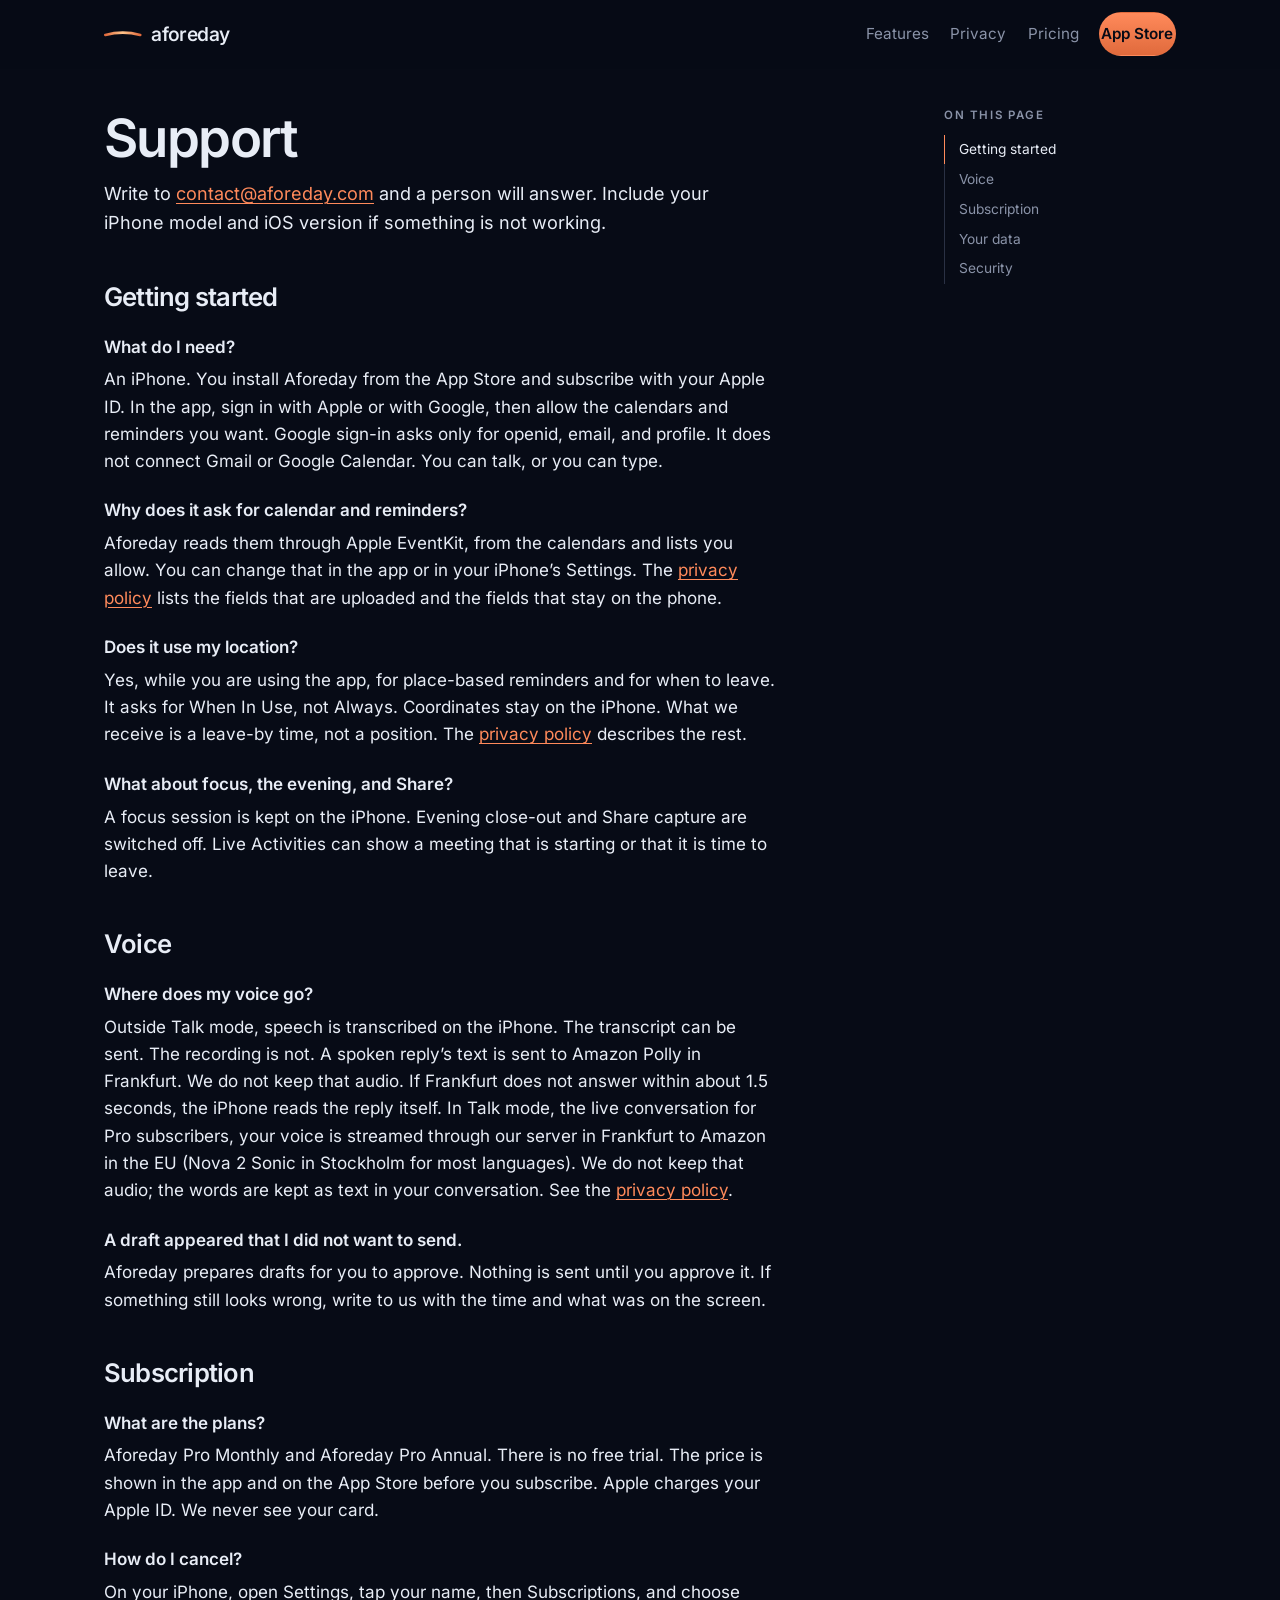
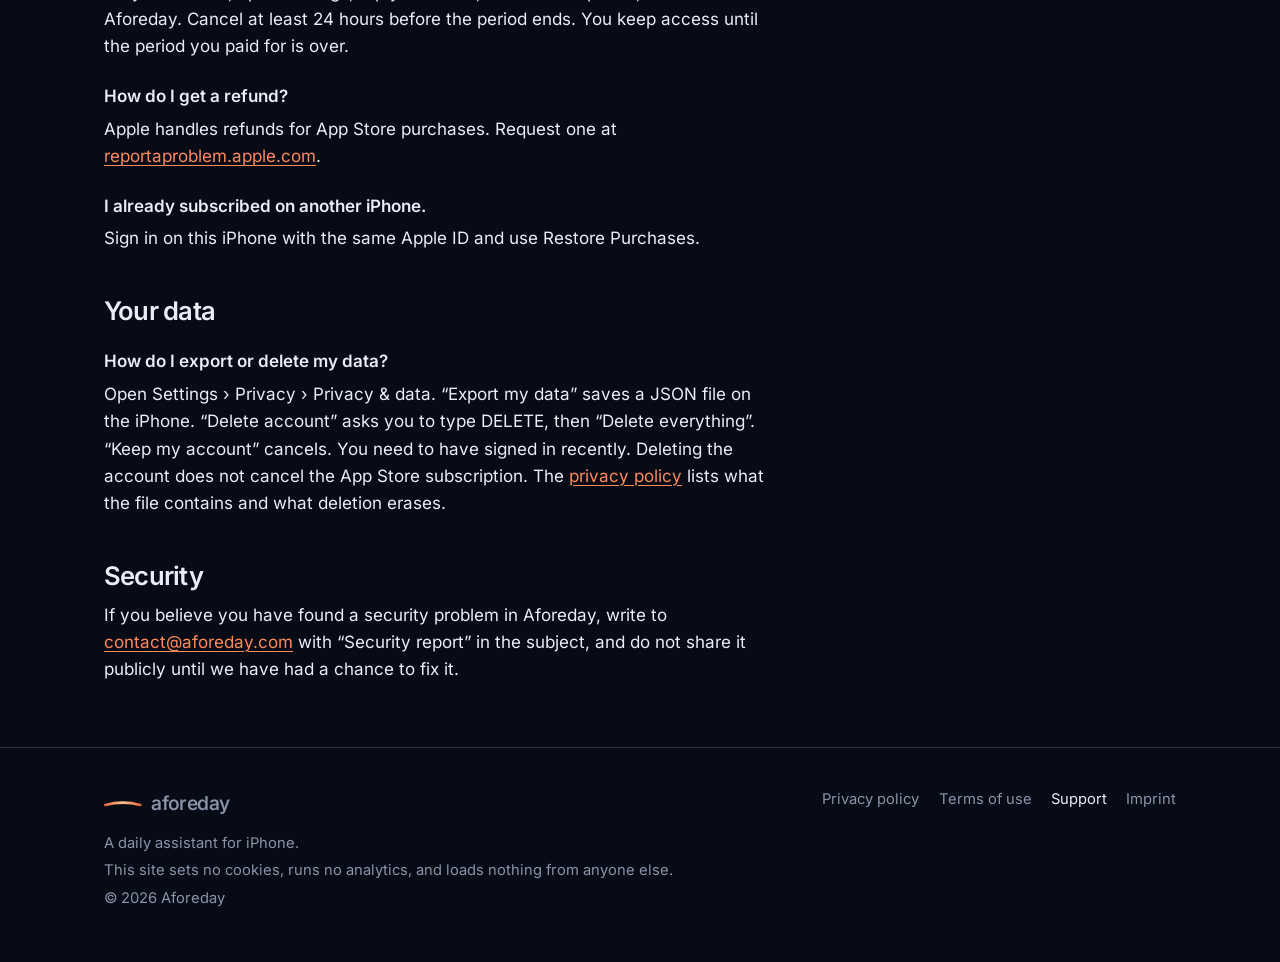
<file: support.html>
<!doctype html>
<html lang="en">
<head>
  <meta charset="utf-8">
  <meta name="viewport" content="width=device-width, initial-scale=1">
  <title>Support · Aforeday</title>
  <meta name="description" content="Help with Aforeday: talking to the app, calendar and reminders, location, Pro Monthly and Pro Annual, and exporting or deleting your data.">
  <meta name="theme-color" content="#070B16">
  <meta property="og:title" content="Support · Aforeday">
  <meta property="og:url" content="https://aforeday.com/support.html">
  <meta property="og:image" content="https://aforeday.com/assets/og.jpg">
  <link rel="canonical" href="https://aforeday.com/support.html">
  <link rel="icon" href="assets/favicon.svg" type="image/svg+xml">
  <link rel="icon" href="assets/favicon-32.png" sizes="32x32" type="image/png">
  <link rel="apple-touch-icon" href="assets/apple-touch-icon.png">
  <link rel="stylesheet" href="styles.css">
  <script>document.documentElement.classList.add('js');</script>
</head>
<body>
  <a class="skip" href="#main">Skip to content</a>
  <svg class="defs" aria-hidden="true" focusable="false">
    <defs>
      <linearGradient id="horizon-arc" x1="0" y1="0" x2="1" y2="0">
        <stop offset="0" stop-color="#E06A3C"/>
        <stop offset="0.5" stop-color="#FFC48A"/>
        <stop offset="1" stop-color="#E06A3C"/>
      </linearGradient>
    </defs>
  </svg>
  <header class="site-header">
    <div class="wrap">
      <a class="brand" href="./" aria-label="aforeday home">
        <svg class="brand-mark" viewBox="0 0 1000 200" aria-hidden="true"><path d="M 36 132 Q 500 4 964 132" fill="none" stroke="url(#horizon-arc)" stroke-width="72" stroke-linecap="round" stroke-linejoin="round"/></svg>
        <span>aforeday</span>
      </a>
      <nav class="nav" aria-label="Main">
        <a href="./#features" data-quiet>Features</a>
        <a href="privacy.html">Privacy</a>
        <a href="./#pricing" data-quiet>Pricing</a>
        <a class="nav-cta" href="https://apps.apple.com/app/id6804468993">App Store</a>
      </nav>
    </div>
  </header>

  <main id="main" class="doc">
    <div class="wrap">
      <div class="doc-body">
        <h1>Support</h1>
        <p class="lede">Write to <a href="mailto:contact@aforeday.com?subject=Aforeday%20support">contact@aforeday.com</a> and a person will answer. Include your iPhone model and iOS version if something is not working.</p>

        <ul class="toc-inline" aria-label="Contents">
          <li><a href="#start">Getting started</a></li>
          <li><a href="#voice">Voice</a></li>
          <li><a href="#subscription">Subscription</a></li>
          <li><a href="#data">Your data</a></li>
          <li><a href="#security">Security</a></li>
        </ul>

        <h2 id="start">Getting started</h2>
        <dl class="faq">
          <dt>What do I need?</dt>
          <dd>An iPhone. You install Aforeday from the App Store and subscribe with your Apple ID. In the app, sign in with Apple or with Google, then allow the calendars and reminders you want. Google sign-in asks only for openid, email, and profile. It does not connect Gmail or Google Calendar. You can talk, or you can type.</dd>

          <dt>Why does it ask for calendar and reminders?</dt>
          <dd>Aforeday reads them through Apple EventKit, from the calendars and lists you allow. You can change that in the app or in your iPhone’s Settings. The <a href="privacy.html#sources">privacy policy</a> lists the fields that are uploaded and the fields that stay on the phone.</dd>

          <dt>Does it use my location?</dt>
          <dd>Yes, while you are using the app, for place-based reminders and for when to leave. It asks for When In Use, not Always. Coordinates stay on the iPhone. What we receive is a leave-by time, not a position. The <a href="privacy.html#sources">privacy policy</a> describes the rest.</dd>

          <dt>What about focus, the evening, and Share?</dt>
          <dd>A focus session is kept on the iPhone. Evening close-out and Share capture are switched off. Live Activities can show a meeting that is starting or that it is time to leave.</dd>
        </dl>

        <h2 id="voice">Voice</h2>
        <dl class="faq">
          <dt>Where does my voice go?</dt>
          <dd>Outside Talk mode, speech is transcribed on the iPhone. The transcript can be sent. The recording is not. A spoken reply’s text is sent to Amazon Polly in Frankfurt. We do not keep that audio. If Frankfurt does not answer within about 1.5 seconds, the iPhone reads the reply itself. In Talk mode, the live conversation for Pro subscribers, your voice is streamed through our server in Frankfurt to Amazon in the EU (Nova 2 Sonic in Stockholm for most languages). We do not keep that audio; the words are kept as text in your conversation. See the <a href="privacy.html#talk">privacy policy</a>.</dd>

          <dt>A draft appeared that I did not want to send.</dt>
          <dd>Aforeday prepares drafts for you to approve. Nothing is sent until you approve it. If something still looks wrong, write to us with the time and what was on the screen.</dd>
        </dl>

        <h2 id="subscription">Subscription</h2>
        <dl class="faq">
          <dt>What are the plans?</dt>
          <dd>Aforeday Pro Monthly and Aforeday Pro Annual. There is no free trial. The price is shown in the app and on the App Store before you subscribe. Apple charges your Apple ID. We never see your card.</dd>

          <dt>How do I cancel?</dt>
          <dd>On your iPhone, open Settings, tap your name, then Subscriptions, and choose Aforeday. Cancel at least 24 hours before the period ends. You keep access until the period you paid for is over.</dd>

          <dt>How do I get a refund?</dt>
          <dd>Apple handles refunds for App Store purchases. Request one at <a href="https://reportaproblem.apple.com">reportaproblem.apple.com</a>.</dd>

          <dt>I already subscribed on another iPhone.</dt>
          <dd>Sign in on this iPhone with the same Apple ID and use Restore Purchases.</dd>
        </dl>

        <h2 id="data">Your data</h2>
        <dl class="faq">
          <dt>How do I export or delete my data?</dt>
          <dd>Open Settings › Privacy › Privacy &amp; data. “Export my data” saves a JSON file on the iPhone. “Delete account” asks you to type DELETE, then “Delete everything”. “Keep my account” cancels. You need to have signed in recently. Deleting the account does not cancel the App Store subscription. The <a href="privacy.html#deletion">privacy policy</a> lists what the file contains and what deletion erases.</dd>
        </dl>

        <h2 id="security">Security</h2>
        <p>If you believe you have found a security problem in Aforeday, write to <a href="mailto:contact@aforeday.com?subject=Security%20report">contact@aforeday.com</a> with “Security report” in the subject, and do not share it publicly until we have had a chance to fix it.</p>
      </div>
      <aside class="doc-aside">
        <nav aria-label="On this page">
          <h2>On this page</h2>
          <ol>
            <li><a href="#start">Getting started</a></li>
            <li><a href="#voice">Voice</a></li>
            <li><a href="#subscription">Subscription</a></li>
            <li><a href="#data">Your data</a></li>
            <li><a href="#security">Security</a></li>
          </ol>
        </nav>
      </aside>
    </div>
  </main>

  <footer class="site-footer">
    <div class="wrap">
      <div>
        <a class="brand" href="./" aria-label="aforeday home">
          <svg class="brand-mark" viewBox="0 0 1000 200" aria-hidden="true"><path d="M 36 132 Q 500 4 964 132" fill="none" stroke="url(#horizon-arc)" stroke-width="72" stroke-linecap="round" stroke-linejoin="round"/></svg>
          <span>aforeday</span>
        </a>
        <p>A daily assistant for iPhone.</p>
        <p>This site sets no cookies, runs no analytics, and loads nothing from anyone else.</p>
        <p>© 2026 Aforeday</p>
      </div>
      <nav aria-label="Legal">
        <a href="privacy.html">Privacy policy</a>
        <a href="terms.html">Terms of use</a>
        <a href="support.html" aria-current="page">Support</a>
        <a href="imprint.html" rel="nofollow">Imprint</a>
      </nav>
    </div>
  </footer>
  <script src="assets/site.js" defer></script>
</body>
</html>
</file>
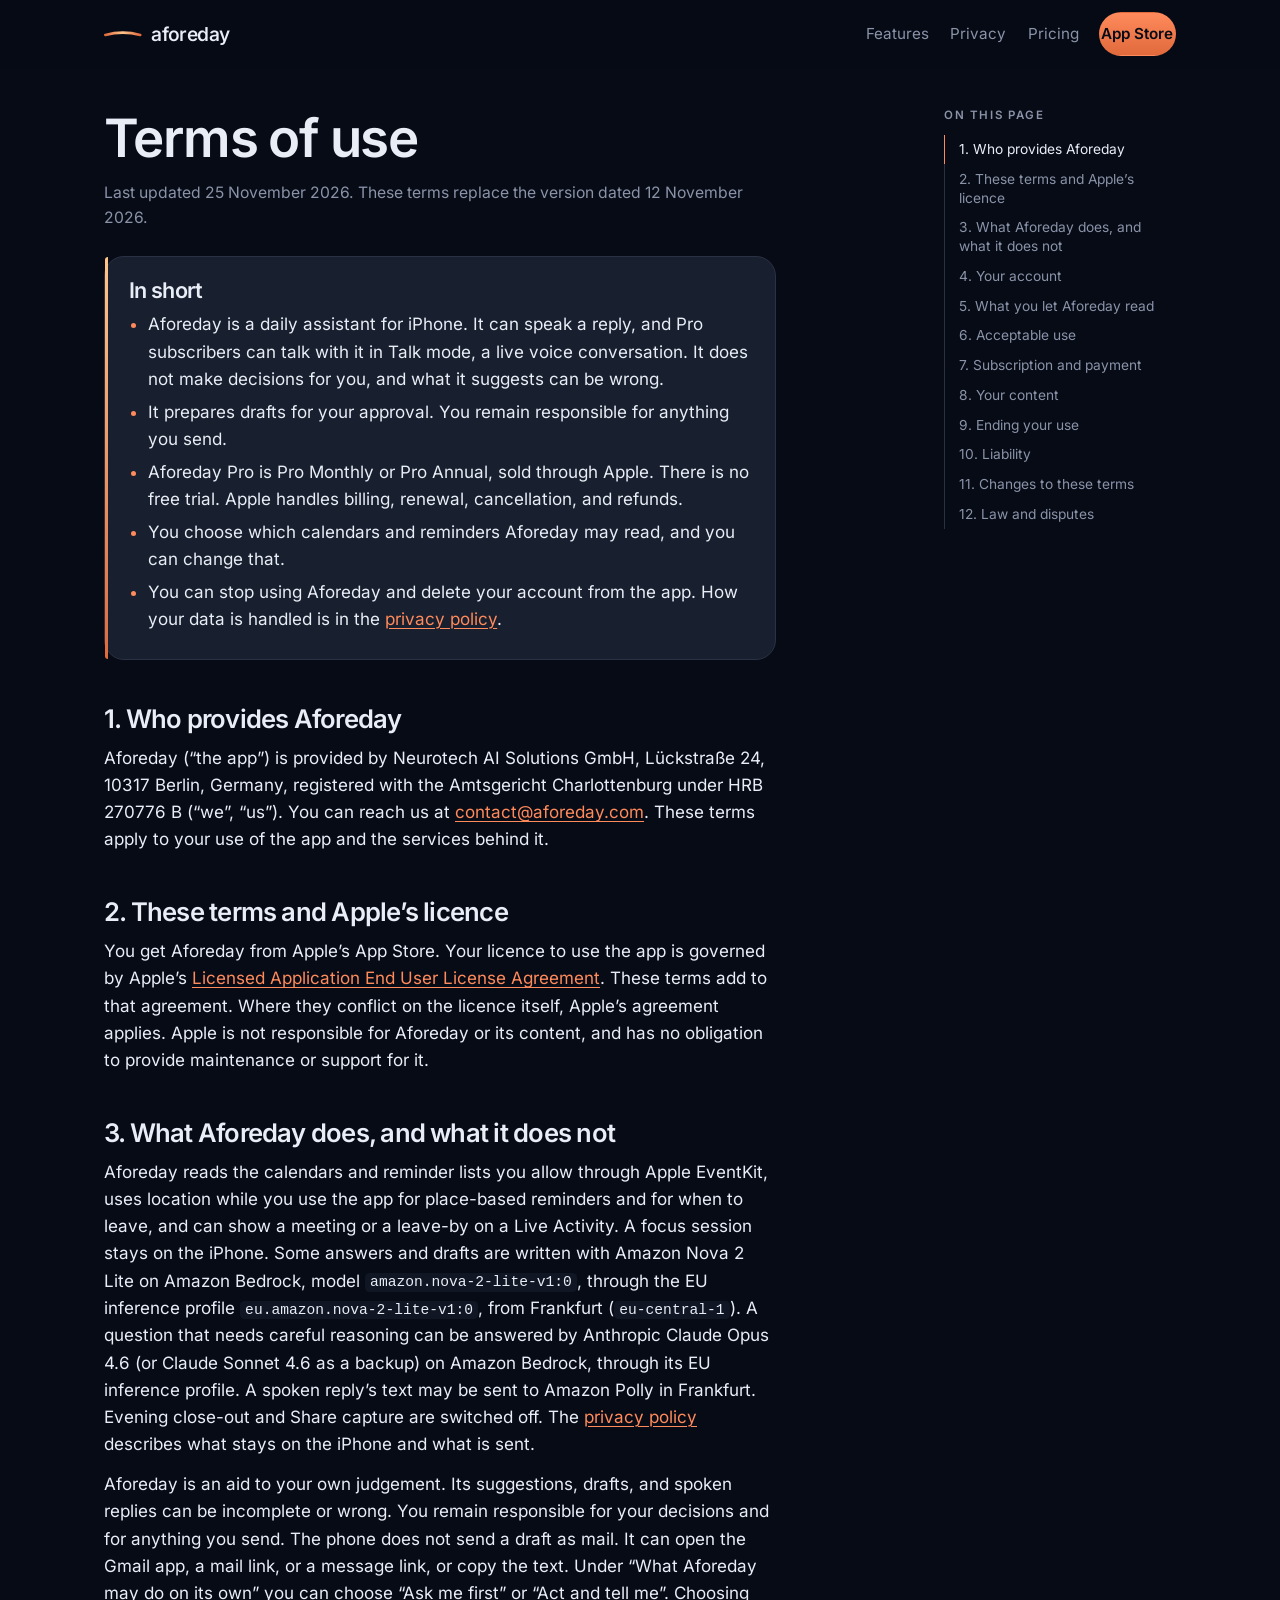
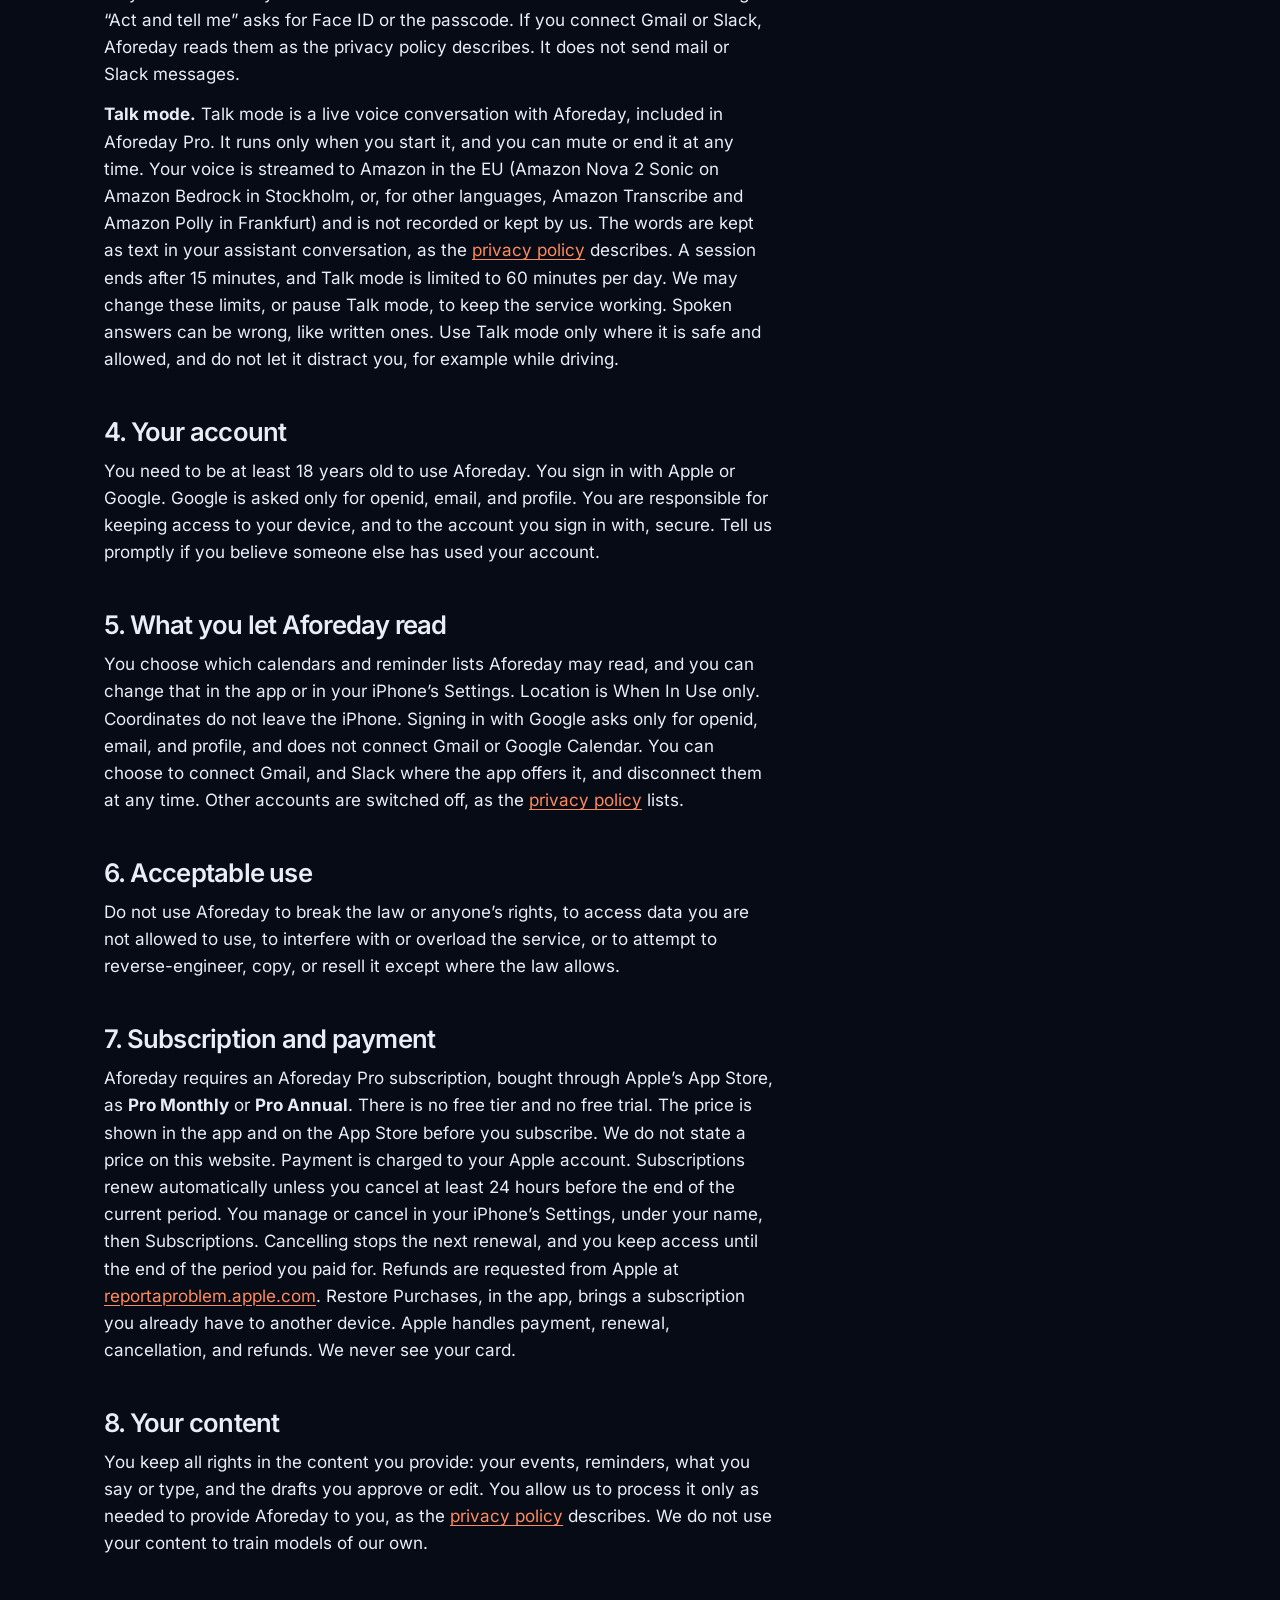
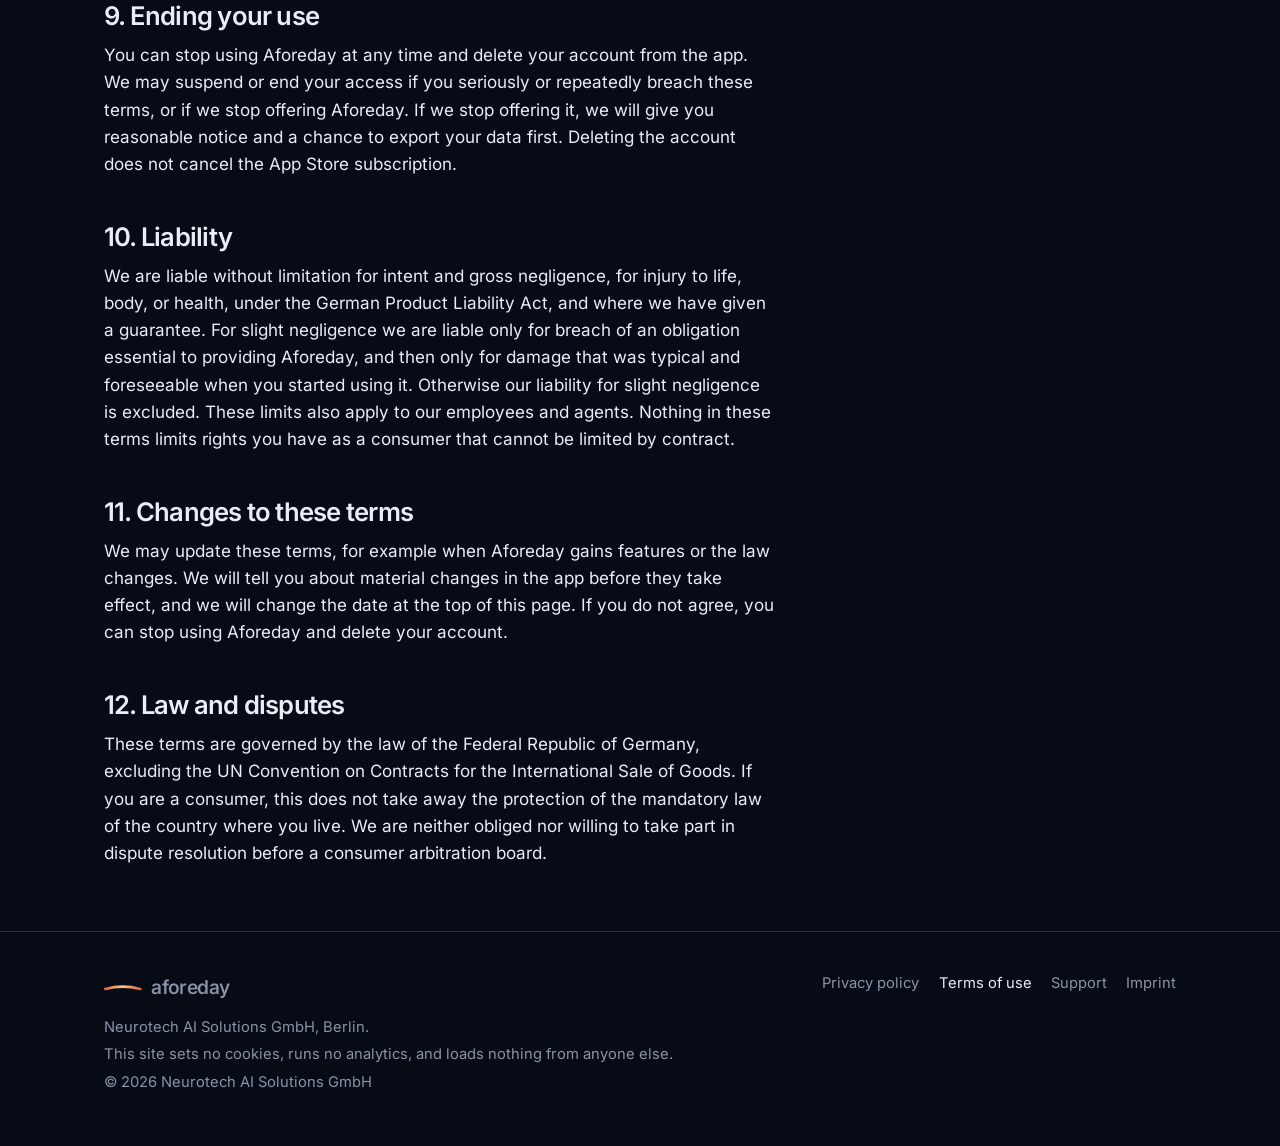
<file: terms.html>
<!doctype html>
<html lang="en">
<head>
  <meta charset="utf-8">
  <meta name="viewport" content="width=device-width, initial-scale=1">
  <title>Terms of use · Aforeday</title>
  <meta name="description" content="Terms of use for the Aforeday iPhone app, provided by Neurotech AI Solutions GmbH, Berlin. Last updated 25 November 2026.">
  <meta name="theme-color" content="#070B16">
  <meta property="og:title" content="Terms of use · Aforeday">
  <meta property="og:url" content="https://aforeday.com/terms.html">
  <meta property="og:image" content="https://aforeday.com/assets/og.jpg">
  <link rel="canonical" href="https://aforeday.com/terms.html">
  <link rel="icon" href="assets/favicon.svg" type="image/svg+xml">
  <link rel="icon" href="assets/favicon-32.png" sizes="32x32" type="image/png">
  <link rel="apple-touch-icon" href="assets/apple-touch-icon.png">
  <link rel="stylesheet" href="styles.css">
  <script>document.documentElement.classList.add('js');</script>
</head>
<body>
  <a class="skip" href="#main">Skip to content</a>
  <svg class="defs" aria-hidden="true" focusable="false">
    <defs>
      <linearGradient id="horizon-arc" x1="0" y1="0" x2="1" y2="0">
        <stop offset="0" stop-color="#E06A3C"/>
        <stop offset="0.5" stop-color="#FFC48A"/>
        <stop offset="1" stop-color="#E06A3C"/>
      </linearGradient>
    </defs>
  </svg>
  <header class="site-header">
    <div class="wrap">
      <a class="brand" href="./" aria-label="aforeday home">
        <svg class="brand-mark" viewBox="0 0 1000 200" aria-hidden="true"><path d="M 36 132 Q 500 4 964 132" fill="none" stroke="url(#horizon-arc)" stroke-width="72" stroke-linecap="round" stroke-linejoin="round"/></svg>
        <span>aforeday</span>
      </a>
      <nav class="nav" aria-label="Main">
        <a href="./#features" data-quiet>Features</a>
        <a href="privacy.html">Privacy</a>
        <a href="./#pricing" data-quiet>Pricing</a>
        <a class="nav-cta" href="https://apps.apple.com/app/id6804468993">App Store</a>
      </nav>
    </div>
  </header>

  <main id="main" class="doc">
    <div class="wrap">
      <div class="doc-body">
        <h1>Terms of use</h1>
        <p class="meta"><time datetime="2026-11-25">Last updated 25 November 2026</time>. These terms replace the version dated 12 November 2026.</p>

        <div class="summary">
          <h2>In short</h2>
          <ul>
            <li>Aforeday is a daily assistant for iPhone. It can speak a reply, and Pro subscribers can talk with it in Talk mode, a live voice conversation. It does not make decisions for you, and what it suggests can be wrong.</li>
            <li>It prepares drafts for your approval. You remain responsible for anything you send.</li>
            <li>Aforeday Pro is Pro Monthly or Pro Annual, sold through Apple. There is no free trial. Apple handles billing, renewal, cancellation, and refunds.</li>
            <li>You choose which calendars and reminders Aforeday may read, and you can change that.</li>
            <li>You can stop using Aforeday and delete your account from the app. How your data is handled is in the <a href="privacy.html">privacy policy</a>.</li>
          </ul>
        </div>

        <ul class="toc-inline" aria-label="Contents">
          <li><a href="#provider">1. Who provides Aforeday</a></li>
          <li><a href="#eula">2. These terms and Apple’s licence</a></li>
          <li><a href="#service">3. What Aforeday does, and what it does not</a></li>
          <li><a href="#account">4. Your account</a></li>
          <li><a href="#sources">5. What you let Aforeday read</a></li>
          <li><a href="#acceptable-use">6. Acceptable use</a></li>
          <li><a href="#subscriptions">7. Subscription and payment</a></li>
          <li><a href="#content">8. Your content</a></li>
          <li><a href="#ending">9. Ending your use</a></li>
          <li><a href="#liability">10. Liability</a></li>
          <li><a href="#changes">11. Changes to these terms</a></li>
          <li><a href="#law">12. Law and disputes</a></li>
        </ul>

        <h2 id="provider">1. Who provides Aforeday</h2>
        <p>Aforeday (“the app”) is provided by Neurotech AI Solutions GmbH, Lückstraße 24, 10317 Berlin, Germany, registered with the Amtsgericht Charlottenburg under HRB 270776 B (“we”, “us”). You can reach us at <a href="mailto:contact@aforeday.com">contact@aforeday.com</a>. These terms apply to your use of the app and the services behind it.</p>

        <h2 id="eula">2. These terms and Apple’s licence</h2>
        <p>You get Aforeday from Apple’s App Store. Your licence to use the app is governed by Apple’s <a href="https://www.apple.com/legal/internet-services/itunes/dev/stdeula/">Licensed Application End User License Agreement</a>. These terms add to that agreement. Where they conflict on the licence itself, Apple’s agreement applies. Apple is not responsible for Aforeday or its content, and has no obligation to provide maintenance or support for it.</p>

        <h2 id="service">3. What Aforeday does, and what it does not</h2>
        <p>Aforeday reads the calendars and reminder lists you allow through Apple EventKit, uses location while you use the app for place-based reminders and for when to leave, and can show a meeting or a leave-by on a Live Activity. A focus session stays on the iPhone. Some answers and drafts are written with Amazon Nova 2 Lite on Amazon Bedrock, model <code>amazon.nova-2-lite-v1:0</code>, through the EU inference profile <code>eu.amazon.nova-2-lite-v1:0</code>, from Frankfurt (<code>eu-central-1</code>). A question that needs careful reasoning can be answered by Anthropic Claude Opus 4.6 (or Claude Sonnet 4.6 as a backup) on Amazon Bedrock, through its EU inference profile. A spoken reply’s text may be sent to Amazon Polly in Frankfurt. Evening close-out and Share capture are switched off. The <a href="privacy.html">privacy policy</a> describes what stays on the iPhone and what is sent.</p>
        <p>Aforeday is an aid to your own judgement. Its suggestions, drafts, and spoken replies can be incomplete or wrong. You remain responsible for your decisions and for anything you send. The phone does not send a draft as mail. It can open the Gmail app, a mail link, or a message link, or copy the text. Under “What Aforeday may do on its own” you can choose “Ask me first” or “Act and tell me”. Choosing “Act and tell me” asks for Face ID or the passcode. If you connect Gmail or Slack, Aforeday reads them as the privacy policy describes. It does not send mail or Slack messages.</p>
        <p id="talk"><strong>Talk mode.</strong> Talk mode is a live voice conversation with Aforeday, included in Aforeday Pro. It runs only when you start it, and you can mute or end it at any time. Your voice is streamed to Amazon in the EU (Amazon Nova 2 Sonic on Amazon Bedrock in Stockholm, or, for other languages, Amazon Transcribe and Amazon Polly in Frankfurt) and is not recorded or kept by us. The words are kept as text in your assistant conversation, as the <a href="privacy.html#talk">privacy policy</a> describes. A session ends after 15 minutes, and Talk mode is limited to 60 minutes per day. We may change these limits, or pause Talk mode, to keep the service working. Spoken answers can be wrong, like written ones. Use Talk mode only where it is safe and allowed, and do not let it distract you, for example while driving.</p>

        <h2 id="account">4. Your account</h2>
        <p>You need to be at least 18 years old to use Aforeday. You sign in with Apple or Google. Google is asked only for openid, email, and profile. You are responsible for keeping access to your device, and to the account you sign in with, secure. Tell us promptly if you believe someone else has used your account.</p>

        <h2 id="sources">5. What you let Aforeday read</h2>
        <p>You choose which calendars and reminder lists Aforeday may read, and you can change that in the app or in your iPhone’s Settings. Location is When In Use only. Coordinates do not leave the iPhone. Signing in with Google asks only for openid, email, and profile, and does not connect Gmail or Google Calendar. You can choose to connect Gmail, and Slack where the app offers it, and disconnect them at any time. Other accounts are switched off, as the <a href="privacy.html#not-connected">privacy policy</a> lists.</p>

        <h2 id="acceptable-use">6. Acceptable use</h2>
        <p>Do not use Aforeday to break the law or anyone’s rights, to access data you are not allowed to use, to interfere with or overload the service, or to attempt to reverse-engineer, copy, or resell it except where the law allows.</p>

        <h2 id="subscriptions">7. Subscription and payment</h2>
        <p>Aforeday requires an Aforeday Pro subscription, bought through Apple’s App Store, as <strong>Pro Monthly</strong> or <strong>Pro Annual</strong>. There is no free tier and no free trial. The price is shown in the app and on the App Store before you subscribe. We do not state a price on this website. Payment is charged to your Apple account. Subscriptions renew automatically unless you cancel at least 24 hours before the end of the current period. You manage or cancel in your iPhone’s Settings, under your name, then Subscriptions. Cancelling stops the next renewal, and you keep access until the end of the period you paid for. Refunds are requested from Apple at <a href="https://reportaproblem.apple.com">reportaproblem.apple.com</a>. Restore Purchases, in the app, brings a subscription you already have to another device. Apple handles payment, renewal, cancellation, and refunds. We never see your card.</p>

        <h2 id="content">8. Your content</h2>
        <p>You keep all rights in the content you provide: your events, reminders, what you say or type, and the drafts you approve or edit. You allow us to process it only as needed to provide Aforeday to you, as the <a href="privacy.html">privacy policy</a> describes. We do not use your content to train models of our own.</p>

        <h2 id="ending">9. Ending your use</h2>
        <p>You can stop using Aforeday at any time and delete your account from the app. We may suspend or end your access if you seriously or repeatedly breach these terms, or if we stop offering Aforeday. If we stop offering it, we will give you reasonable notice and a chance to export your data first. Deleting the account does not cancel the App Store subscription.</p>

        <h2 id="liability">10. Liability</h2>
        <p>We are liable without limitation for intent and gross negligence, for injury to life, body, or health, under the German Product Liability Act, and where we have given a guarantee. For slight negligence we are liable only for breach of an obligation essential to providing Aforeday, and then only for damage that was typical and foreseeable when you started using it. Otherwise our liability for slight negligence is excluded. These limits also apply to our employees and agents. Nothing in these terms limits rights you have as a consumer that cannot be limited by contract.</p>

        <h2 id="changes">11. Changes to these terms</h2>
        <p>We may update these terms, for example when Aforeday gains features or the law changes. We will tell you about material changes in the app before they take effect, and we will change the date at the top of this page. If you do not agree, you can stop using Aforeday and delete your account.</p>

        <h2 id="law">12. Law and disputes</h2>
        <p>These terms are governed by the law of the Federal Republic of Germany, excluding the UN Convention on Contracts for the International Sale of Goods. If you are a consumer, this does not take away the protection of the mandatory law of the country where you live. We are neither obliged nor willing to take part in dispute resolution before a consumer arbitration board.</p>
      </div>
      <aside class="doc-aside">
        <nav aria-label="On this page">
          <h2>On this page</h2>
          <ol>
            <li><a href="#provider">1. Who provides Aforeday</a></li>
            <li><a href="#eula">2. These terms and Apple’s licence</a></li>
            <li><a href="#service">3. What Aforeday does, and what it does not</a></li>
            <li><a href="#account">4. Your account</a></li>
            <li><a href="#sources">5. What you let Aforeday read</a></li>
            <li><a href="#acceptable-use">6. Acceptable use</a></li>
            <li><a href="#subscriptions">7. Subscription and payment</a></li>
            <li><a href="#content">8. Your content</a></li>
            <li><a href="#ending">9. Ending your use</a></li>
            <li><a href="#liability">10. Liability</a></li>
            <li><a href="#changes">11. Changes to these terms</a></li>
            <li><a href="#law">12. Law and disputes</a></li>
          </ol>
        </nav>
      </aside>
    </div>
  </main>

  <footer class="site-footer">
    <div class="wrap">
      <div>
        <a class="brand" href="./" aria-label="aforeday home">
          <svg class="brand-mark" viewBox="0 0 1000 200" aria-hidden="true"><path d="M 36 132 Q 500 4 964 132" fill="none" stroke="url(#horizon-arc)" stroke-width="72" stroke-linecap="round" stroke-linejoin="round"/></svg>
          <span>aforeday</span>
        </a>
        <p>Neurotech AI Solutions GmbH, Berlin.</p>
        <p>This site sets no cookies, runs no analytics, and loads nothing from anyone else.</p>
        <p>© 2026 Neurotech AI Solutions GmbH</p>
      </div>
      <nav aria-label="Legal">
        <a href="privacy.html">Privacy policy</a>
        <a href="terms.html" aria-current="page">Terms of use</a>
        <a href="support.html">Support</a>
        <a href="imprint.html" rel="nofollow">Imprint</a>
      </nav>
    </div>
  </footer>
  <script src="assets/site.js" defer></script>
</body>
</html>
</file>
<file: styles.css>
/* Aforeday — Horizon, pre-dawn.

   One stylesheet for every page. Indigo night, coral horizon arc.
   No beige, cream, or white surfaces. Type is the Apple system font
   (SF Pro) and, everywhere else, self-hosted Inter. Nothing is loaded
   from a font service or any other third party.

   Motion: a slow breathe on the arc, and 360ms crossfades. Both stop
   when the visitor prefers reduced motion, or pauses motion. */

@font-face {
  font-family: Inter;
  font-style: normal;
  font-weight: 100 900;
  font-display: swap;
  src: url("assets/fonts/inter-variable-latin.woff2") format("woff2");
  unicode-range: U+0000-00FF, U+0131, U+0152-0153, U+02BB-02BC, U+02C6, U+02DA, U+02DC, U+0304, U+0308, U+0329, U+2000-206F, U+20AC, U+2122, U+2191, U+2193, U+2212, U+2215, U+FEFF, U+FFFD;
}
@font-face {
  font-family: Inter;
  font-style: normal;
  font-weight: 100 900;
  font-display: swap;
  src: url("assets/fonts/inter-variable-latin-ext.woff2") format("woff2");
  unicode-range: U+0100-02BA, U+02BD-02C5, U+02C7-02CC, U+02CE-02D7, U+02DD-02FF, U+0304, U+0308, U+0329, U+1D00-1DBF, U+1E00-1E9F, U+1EF2-1EFF, U+2020, U+20A0-20AB, U+20AD-20C0, U+2113, U+2C60-2C7F, U+A720-A7FF;
}

:root {
  --bg: #070B16;
  --bg-2: #101624;
  --surface: #181F2E;
  --text: #E8EDF6;
  --text-2: #8A93A8;
  --accent: #E06A3C;
  --accent-2: #FF8A5B;
  --arc: #FFC48A;
  --line: #2A3144;
  --focus: #FFC48A;
  --ink-on-accent: #070B16;
  --font: -apple-system, BlinkMacSystemFont, "SF Pro Text", "SF Pro Display", Inter, system-ui, sans-serif;
  --page: 72rem;
  --gutter: clamp(1.1rem, 4vw, 2.5rem);
  --radius: 1.25rem;
  --ease: cubic-bezier(0.2, 0.7, 0.2, 1);
  --t: 360ms;
  color-scheme: dark;
}

*, *::before, *::after { box-sizing: border-box; }

html {
  scroll-behavior: smooth;
  scroll-padding-top: 5rem;
  text-size-adjust: 100%;
  -webkit-text-size-adjust: 100%;
}

body {
  margin: 0;
  background: var(--bg);
  color: var(--text);
  font-family: var(--font);
  font-size: 1.0625rem;
  line-height: 1.6;
  font-synthesis: none;
  text-rendering: optimizeLegibility;
  -webkit-font-smoothing: antialiased;
}

img { max-width: 100%; height: auto; display: block; }
svg { display: block; }

a {
  color: var(--accent-2);
  text-underline-offset: 0.18em;
  text-decoration-thickness: 1px;
}
a:hover { color: var(--arc); }

:focus-visible {
  outline: 2px solid var(--focus);
  outline-offset: 3px;
  border-radius: 4px;
}

::selection { background: var(--accent); color: var(--ink-on-accent); }

.skip {
  position: absolute;
  left: 0.75rem;
  top: 0.75rem;
  z-index: 40;
  transform: translateY(-160%);
  background: var(--accent);
  color: var(--ink-on-accent);
  padding: 0.7rem 1rem;
  border-radius: 999px;
  font-weight: 600;
  text-decoration: none;
}
.skip:focus { transform: none; }

.defs { position: absolute; width: 0; height: 0; overflow: hidden; }

.wrap {
  width: min(100%, var(--page));
  margin-inline: auto;
  padding-inline: var(--gutter);
}

.visually-hidden {
  position: absolute !important;
  width: 1px;
  height: 1px;
  overflow: hidden;
  clip: rect(0 0 0 0);
  clip-path: inset(50%);
  white-space: nowrap;
}

h1, h2, h3 {
  font-weight: 600;
  letter-spacing: -0.03em;
  line-height: 1.12;
  margin: 0;
}

h1 { font-size: clamp(2.6rem, 6.4vw, 4.6rem); }
h2 { font-size: clamp(1.8rem, 3.4vw, 2.7rem); }
h3 { font-size: 1.15rem; letter-spacing: -0.02em; }

p { margin: 0; }

.lede {
  color: var(--text-2);
  font-size: 1.125rem;
  max-width: 38rem;
}

.eyebrow {
  display: inline-flex;
  align-items: center;
  gap: 0.55rem;
  margin: 0 0 1rem;
  color: var(--arc);
  font-size: 0.75rem;
  font-weight: 600;
  letter-spacing: 0.16em;
  text-transform: uppercase;
}

/* ------------------------------------------------------------------ */
/* Header                                                               */
/* ------------------------------------------------------------------ */

.site-header {
  position: sticky;
  top: 0;
  z-index: 20;
  padding-top: env(safe-area-inset-top);
  background: color-mix(in srgb, var(--bg) 78%, transparent);
  backdrop-filter: blur(16px);
  -webkit-backdrop-filter: blur(16px);
  border-bottom: 1px solid transparent;
  transition: border-color var(--t) var(--ease), background var(--t) var(--ease);
}
.site-header.is-scrolled { border-bottom-color: var(--line); background: color-mix(in srgb, var(--bg) 88%, transparent); }
.site-header .wrap {
  display: flex;
  align-items: center;
  justify-content: space-between;
  min-height: 4.25rem;
  gap: 1rem;
}

.brand {
  display: inline-flex;
  align-items: center;
  gap: 0.6rem;
  color: var(--text);
  text-decoration: none;
  font-weight: 560;
  letter-spacing: -0.03em;
  font-size: 1.2rem;
}
.brand:hover { color: var(--text); }
.brand-mark { width: 2.35rem; height: auto; flex: none; }

.nav {
  display: flex;
  align-items: center;
  gap: 0.35rem 1.15rem;
}
.nav a {
  color: var(--text-2);
  text-decoration: none;
  font-size: 0.95rem;
  padding: 0.4rem 0.1rem;
}
.nav a:hover { color: var(--text); }
.nav a[aria-current="page"] { color: var(--text); }

.nav-cta, .store-badge {
  display: inline-flex;
  align-items: center;
  gap: 0.55rem;
  min-height: 2.75rem;
  padding: 0.35rem 0.9rem 0.35rem 0.75rem;
  border-radius: 0.7rem;
  border: 1px solid var(--line);
  background: var(--surface);
  color: var(--text) !important;
  text-decoration: none;
  line-height: 1.05;
}
.nav-cta {
  border-radius: 999px;
  padding-inline: 1rem;
  font-weight: 600;
  font-size: 0.92rem;
  border-color: transparent;
  background: linear-gradient(180deg, var(--accent-2), var(--accent));
  color: var(--ink-on-accent) !important;
}
.store-badge .store-copy { display: flex; flex-direction: column; }
.store-badge small { font-size: 0.62rem; letter-spacing: 0.02em; font-weight: 500; color: var(--text-2); }
.store-badge strong { font-size: 1.02rem; font-weight: 600; letter-spacing: -0.02em; color: var(--text); }
.store-badge svg, .nav-cta svg { width: 1.05rem; height: 1.05rem; flex: none; }
.nav-cta:hover { filter: brightness(1.06); color: var(--ink-on-accent) !important; }
.store-badge:hover { border-color: var(--accent-2); color: var(--text) !important; }

.btn {
  display: inline-flex;
  align-items: center;
  justify-content: center;
  min-height: 2.75rem;
  padding: 0.55rem 1.1rem;
  border-radius: 999px;
  border: 1px solid var(--line);
  background: transparent;
  color: var(--text);
  text-decoration: none;
  font: inherit;
  font-weight: 560;
  cursor: pointer;
  transition: background var(--t) var(--ease), border-color var(--t) var(--ease), color var(--t) var(--ease);
}
.btn:hover { border-color: var(--text-2); color: var(--text); }
.btn-primary {
  background: linear-gradient(180deg, var(--accent-2), var(--accent));
  border-color: transparent;
  color: var(--ink-on-accent);
  font-weight: 650;
}
.btn-primary:hover { color: var(--ink-on-accent); filter: brightness(1.05); }

.actions { display: flex; flex-wrap: wrap; gap: 0.75rem; align-items: center; }

/* ------------------------------------------------------------------ */
/* Hero                                                                 */
/* ------------------------------------------------------------------ */

.hero {
  position: relative;
  overflow: clip;
  padding: 2.75rem 0 4.5rem;
}
.hero-sky {
  position: absolute;
  inset: auto 0 0 0;
  height: 58%;
  background:
    linear-gradient(to top, rgba(7, 11, 22, 0.2), var(--bg) 78%),
    url("assets/wallpaper.webp") center 70% / cover no-repeat;
  pointer-events: none;
  opacity: 0.9;
}
.hero .wrap {
  position: relative;
  display: grid;
  gap: 2.75rem;
  align-items: center;
}
.hero h1 { max-width: 11ch; }
.hero .lede { margin-top: 1.15rem; }
.hero .actions { margin-top: 1.6rem; }
.hero .fine {
  margin-top: 0.9rem;
  color: var(--text-2);
  font-size: 0.92rem;
  max-width: 36rem;
}

.stage { display: grid; justify-items: center; gap: 0.75rem; }
.horizon {
  width: min(100%, 28rem);
  height: auto;
  overflow: visible;
}
.horizon-arc {
  transform-origin: 50% 80%;
  animation: breathe 8s ease-in-out infinite;
}
@keyframes breathe {
  0%, 100% { opacity: 0.72; }
  50% { opacity: 1; }
}

.device {
  width: min(17.25rem, 78vw);
  padding: 0.45rem;
  border-radius: 2.15rem;
  background: var(--bg-2);
  border: 1px solid var(--line);
  box-shadow: 0 30px 70px rgba(0, 0, 0, 0.45), 0 0 40px rgba(224, 106, 60, 0.08);
}
.screen {
  position: relative;
  aspect-ratio: 660 / 1435;
  border-radius: 1.75rem;
  overflow: hidden;
  background: var(--bg);
}
.screen img {
  position: absolute;
  inset: 0;
  width: 100%;
  height: 100%;
  object-fit: cover;
  opacity: 0;
  transition: opacity var(--t) var(--ease);
}
.screen img.is-on { opacity: 1; }

.motion-control { position: relative; }
.motion-control input {
  position: absolute;
  width: 1px;
  height: 1px;
  margin: 0;
  opacity: 0;
}
.motion-control input:focus-visible + .motion-toggle {
  outline: 2px solid var(--focus);
  outline-offset: 3px;
  border-radius: 4px;
}
.motion-toggle {
  border: 0;
  background: transparent;
  color: var(--text-2);
  font: inherit;
  font-size: 0.85rem;
  cursor: pointer;
  text-decoration: underline;
  text-underline-offset: 0.2em;
  padding: 0.4rem;
}
.motion-toggle:hover { color: var(--text); }
.when-paused { display: none; }
body:has(#pause-motion:checked) .when-playing { display: none; }
body:has(#pause-motion:checked) .when-paused { display: inline; }
body:has(#pause-motion:checked) .horizon-arc { animation: none; opacity: 1; }

/* ------------------------------------------------------------------ */
/* Sections                                                             */
/* ------------------------------------------------------------------ */

.section { padding: clamp(3.5rem, 8vw, 6.5rem) 0; }
.section + .section { border-top: 1px solid var(--line); }
.section-head { max-width: 40rem; margin-bottom: 2rem; }
.section-head .lede { margin-top: 0.9rem; }

.cards {
  display: grid;
  gap: 0.9rem;
  grid-template-columns: 1fr;
}
.card {
  background: var(--surface);
  border: 1px solid var(--line);
  border-radius: var(--radius);
  padding: 1.25rem 1.25rem 1.3rem;
}
.card h3 { margin-bottom: 0.45rem; }
.card p, .card li { color: var(--text-2); }
.card p + p { margin-top: 0.55rem; }
.card .index {
  display: block;
  margin-bottom: 0.85rem;
  color: var(--accent-2);
  font-size: 0.78rem;
  font-weight: 600;
  letter-spacing: 0.14em;
}

.shot-row {
  display: grid;
  grid-auto-flow: column;
  grid-auto-columns: min(72vw, 16rem);
  gap: 1rem;
  overflow-x: auto;
  scroll-snap-type: x mandatory;
  padding-bottom: 0.5rem;
  scrollbar-color: var(--line) transparent;
}
.shot-row:focus-visible { outline-offset: 6px; }
.shot-row figure { margin: 0; scroll-snap-align: start; }
.shot-row figcaption {
  margin-top: 0.75rem;
  color: var(--text-2);
  font-size: 0.92rem;
}
.shot-row figcaption strong {
  display: block;
  color: var(--text);
  font-weight: 600;
  margin-bottom: 0.15rem;
}
.shot-row .device { width: 100%; }

.band {
  background:
    radial-gradient(60% 80% at 50% 100%, rgba(224, 106, 60, 0.18), transparent 70%),
    var(--bg-2);
  border-block: 1px solid var(--line);
}
.band .section { border: 0; }
.principles { display: grid; gap: 0.9rem; }
.plan {
  display: grid;
  gap: 1.25rem;
}
.plan-card ul { margin: 1rem 0 0; padding: 0; list-style: none; }
.plan-card li {
  display: grid;
  grid-template-columns: auto 1fr;
  gap: 0.65rem;
  align-items: start;
  padding: 0.7rem 0;
  border-top: 1px solid var(--line);
  color: var(--text);
}
.plan-card li svg {
  width: 1.1rem;
  height: 1.1rem;
  margin-top: 0.2rem;
  stroke: var(--accent-2);
  fill: none;
  stroke-width: 1.8;
  stroke-linecap: round;
  stroke-linejoin: round;
}
.plan-name {
  color: var(--arc);
  font-size: 0.78rem;
  font-weight: 600;
  letter-spacing: 0.16em;
  text-transform: uppercase;
  margin-bottom: 0.55rem;
}

.close { text-align: center; }
.close .lede, .close .eyebrow, .close .actions { margin-inline: auto; }
.close h2 { margin-inline: auto; }
.close .horizon { margin: 0 auto 1.25rem; width: min(16rem, 70%); }
.close .actions { justify-content: center; margin-top: 1.5rem; }

/* Reveal. Visible without JS, and when motion is reduced. */
.js .reveal {
  opacity: 0;
  transform: translateY(12px);
  transition: opacity var(--t) var(--ease), transform var(--t) var(--ease);
  transition-delay: var(--delay, 0ms);
}
.js .reveal.is-visible { opacity: 1; transform: none; }

/* ------------------------------------------------------------------ */
/* Documents                                                            */
/* ------------------------------------------------------------------ */

.doc { padding: 2.5rem 0 4rem; }
.doc .wrap { display: grid; gap: 2rem; }
.doc-body { min-width: 0; max-width: 42rem; }
.doc h1 { font-size: clamp(2.2rem, 5vw, 3.3rem); margin-bottom: 0.75rem; }
.doc h2 {
  font-size: clamp(1.35rem, 2vw, 1.7rem);
  margin: 2.4rem 0 0.7rem;
  padding-top: 0.4rem;
  scroll-margin-top: 5.5rem;
}
.doc h3 { margin: 1.5rem 0 0.4rem; scroll-margin-top: 5.5rem; }
.doc p, .doc li { color: var(--text); }
.doc p + p, .doc ul + p, .doc p + ul { margin-top: 0.8rem; }
.doc ul, .doc ol { padding-left: 1.2rem; }
.doc li { margin: 0.35rem 0; }
.doc li::marker { color: var(--accent-2); }
.doc .meta { color: var(--text-2); font-size: 0.98rem; }
.doc code, .card code {
  font-family: ui-monospace, "SF Mono", Menlo, Consolas, monospace;
  font-size: 0.86em;
  background: var(--bg-2);
  padding: 0.1em 0.35em;
  border-radius: 0.3em;
  overflow-wrap: anywhere;
}

.summary {
  position: relative;
  background: var(--surface);
  border: 1px solid var(--line);
  border-radius: var(--radius);
  padding: 1.3rem 1.3rem 1.3rem 1.5rem;
  margin: 1.6rem 0 0.4rem;
}
.summary::before {
  content: "";
  position: absolute;
  left: 0; top: 0; bottom: 0;
  width: 3px;
  background: linear-gradient(var(--arc), var(--accent));
  border-radius: 3px 0 0 3px;
}
.summary h2 { margin: 0 0 0.6rem; padding: 0; font-size: 1.35rem; }
.summary ul { margin: 0; }

.review-todo {
  margin: 1rem 0;
  padding: 0.95rem 1rem;
  background: var(--bg-2);
  border: 1px solid var(--accent);
  border-radius: 0.85rem;
  color: var(--text);
}
.review-todo strong { color: var(--arc); }

.toc-inline {
  margin: 1.5rem 0 0;
  padding: 0;
  list-style: none;
  columns: 2 15rem;
  column-gap: 1.5rem;
  font-size: 0.95rem;
}
.toc-inline li { margin: 0.25rem 0; break-inside: avoid; }

.doc-aside { display: none; }
.doc-aside nav { position: sticky; top: 5.5rem; }
.doc-aside h2 {
  font-size: 0.72rem;
  font-weight: 600;
  letter-spacing: 0.14em;
  text-transform: uppercase;
  color: var(--text-2);
  margin: 0 0 0.8rem;
  padding: 0;
}
.doc-aside ol { list-style: none; margin: 0; padding: 0; border-left: 1px solid var(--line); }
.doc-aside li { margin: 0; }
.doc-aside a {
  display: block;
  padding: 0.35rem 0 0.35rem 0.9rem;
  margin-left: -1px;
  border-left: 1.5px solid transparent;
  color: var(--text-2);
  text-decoration: none;
  font-size: 0.86rem;
  line-height: 1.35;
}
.doc-aside a:hover { color: var(--text); }
.doc-aside a.is-current { color: var(--text); border-left-color: var(--accent-2); }

.data-table {
  width: 100%;
  border-collapse: collapse;
  font-size: 0.95rem;
  background: var(--surface);
  border-radius: var(--radius);
  overflow: hidden;
  box-shadow: 0 0 0 1px var(--line);
  margin-top: 0.8rem;
}
.data-table th, .data-table td {
  text-align: left;
  vertical-align: top;
  padding: 0.85rem 1rem;
  border-bottom: 1px solid var(--line);
}
.data-table tr:last-child td { border-bottom: 0; }
.data-table thead th {
  font-size: 0.72rem;
  letter-spacing: 0.12em;
  text-transform: uppercase;
  color: var(--text-2);
  font-weight: 600;
  background: var(--bg-2);
}

.faq dt { font-weight: 600; margin-top: 1.4rem; }
.faq dd { margin: 0.35rem 0 0; color: var(--text); }
.address { font-style: normal; line-height: 1.7; }

/* ------------------------------------------------------------------ */
/* Footer                                                               */
/* ------------------------------------------------------------------ */

.site-footer {
  border-top: 1px solid var(--line);
  padding: 2.5rem 0 3rem;
  color: var(--text-2);
  font-size: 0.92rem;
}
.site-footer .wrap {
  display: grid;
  gap: 1.25rem 2rem;
}
.site-footer .brand { margin-bottom: 0.55rem; }
.site-footer p { margin: 0.25rem 0; max-width: 36rem; }
.site-footer nav { display: flex; flex-wrap: wrap; gap: 0.45rem 1.2rem; }
.site-footer a { color: var(--text-2); text-decoration: none; }
.site-footer a:hover { color: var(--text); text-decoration: underline; }
.site-footer nav a[aria-current="page"] { color: var(--text); }

/* ------------------------------------------------------------------ */
/* Layout shifts                                                        */
/* ------------------------------------------------------------------ */

@media (min-width: 42rem) {
  .cards { grid-template-columns: 1fr 1fr; }
  .principles { grid-template-columns: 1fr 1fr 1fr; }
  .plan { grid-template-columns: minmax(0, 1fr) minmax(0, 22rem); align-items: start; }
  .site-footer .wrap { grid-template-columns: minmax(0, 1fr) auto; align-items: start; }
  .site-footer nav { justify-content: flex-end; }
}

@media (min-width: 64rem) {
  .hero { padding-top: 3.5rem; }
  .hero .wrap {
    grid-template-columns: minmax(0, 1.05fr) minmax(18rem, 0.9fr);
    min-height: calc(100svh - 5.5rem);
  }
  .cards { grid-template-columns: 1fr 1fr 1fr; }
  .shot-row {
    grid-auto-flow: unset;
    grid-template-columns: repeat(4, minmax(0, 1fr));
    overflow: visible;
  }
  .doc .wrap { grid-template-columns: minmax(0, 1fr) 14.5rem; align-items: start; }
  .doc-aside { display: block; }
  .doc:not(.doc-narrow) .toc-inline { display: none; }
  .doc.doc-narrow .wrap { grid-template-columns: minmax(0, 1fr); }
  .doc.doc-narrow .doc-aside { display: none; }
}

@media (max-width: 46rem) {
  .nav a[data-quiet] { display: none; }
  .actions .store-badge, .actions .btn { width: 100%; }
  .hero h1 { max-width: none; }
}

@media (max-width: 52rem) {
  .data-table thead { display: none; }
  .data-table, .data-table tbody, .data-table tr, .data-table td { display: block; width: 100%; }
  .data-table tr { border-bottom: 1px solid var(--line); }
  .data-table tr:last-child { border-bottom: 0; }
  .data-table td { border-bottom: 0; padding: 0.35rem 1rem; }
  .data-table td:first-child { padding-top: 0.9rem; font-weight: 600; }
  .data-table td:last-child { padding-bottom: 0.9rem; }
  .data-table td[data-label]::before {
    content: attr(data-label);
    display: block;
    font-size: 0.7rem;
    letter-spacing: 0.12em;
    text-transform: uppercase;
    color: var(--text-2);
    font-weight: 600;
    margin-bottom: 0.15rem;
  }
}

@media (prefers-reduced-motion: reduce) {
  html { scroll-behavior: auto; }
  *, *::before, *::after {
    animation: none !important;
    transition: none !important;
  }
  .js .reveal { opacity: 1; transform: none; }
  .screen img:not(.is-on) { display: none; }
  .motion-toggle { display: none; }
}

@media print {
  .site-header, .site-footer, .skip, .actions, .doc-aside, .motion-toggle, .hero-sky { display: none; }
  body { background: #fff; color: #000; }
  a { color: #000; }
}
</file>
